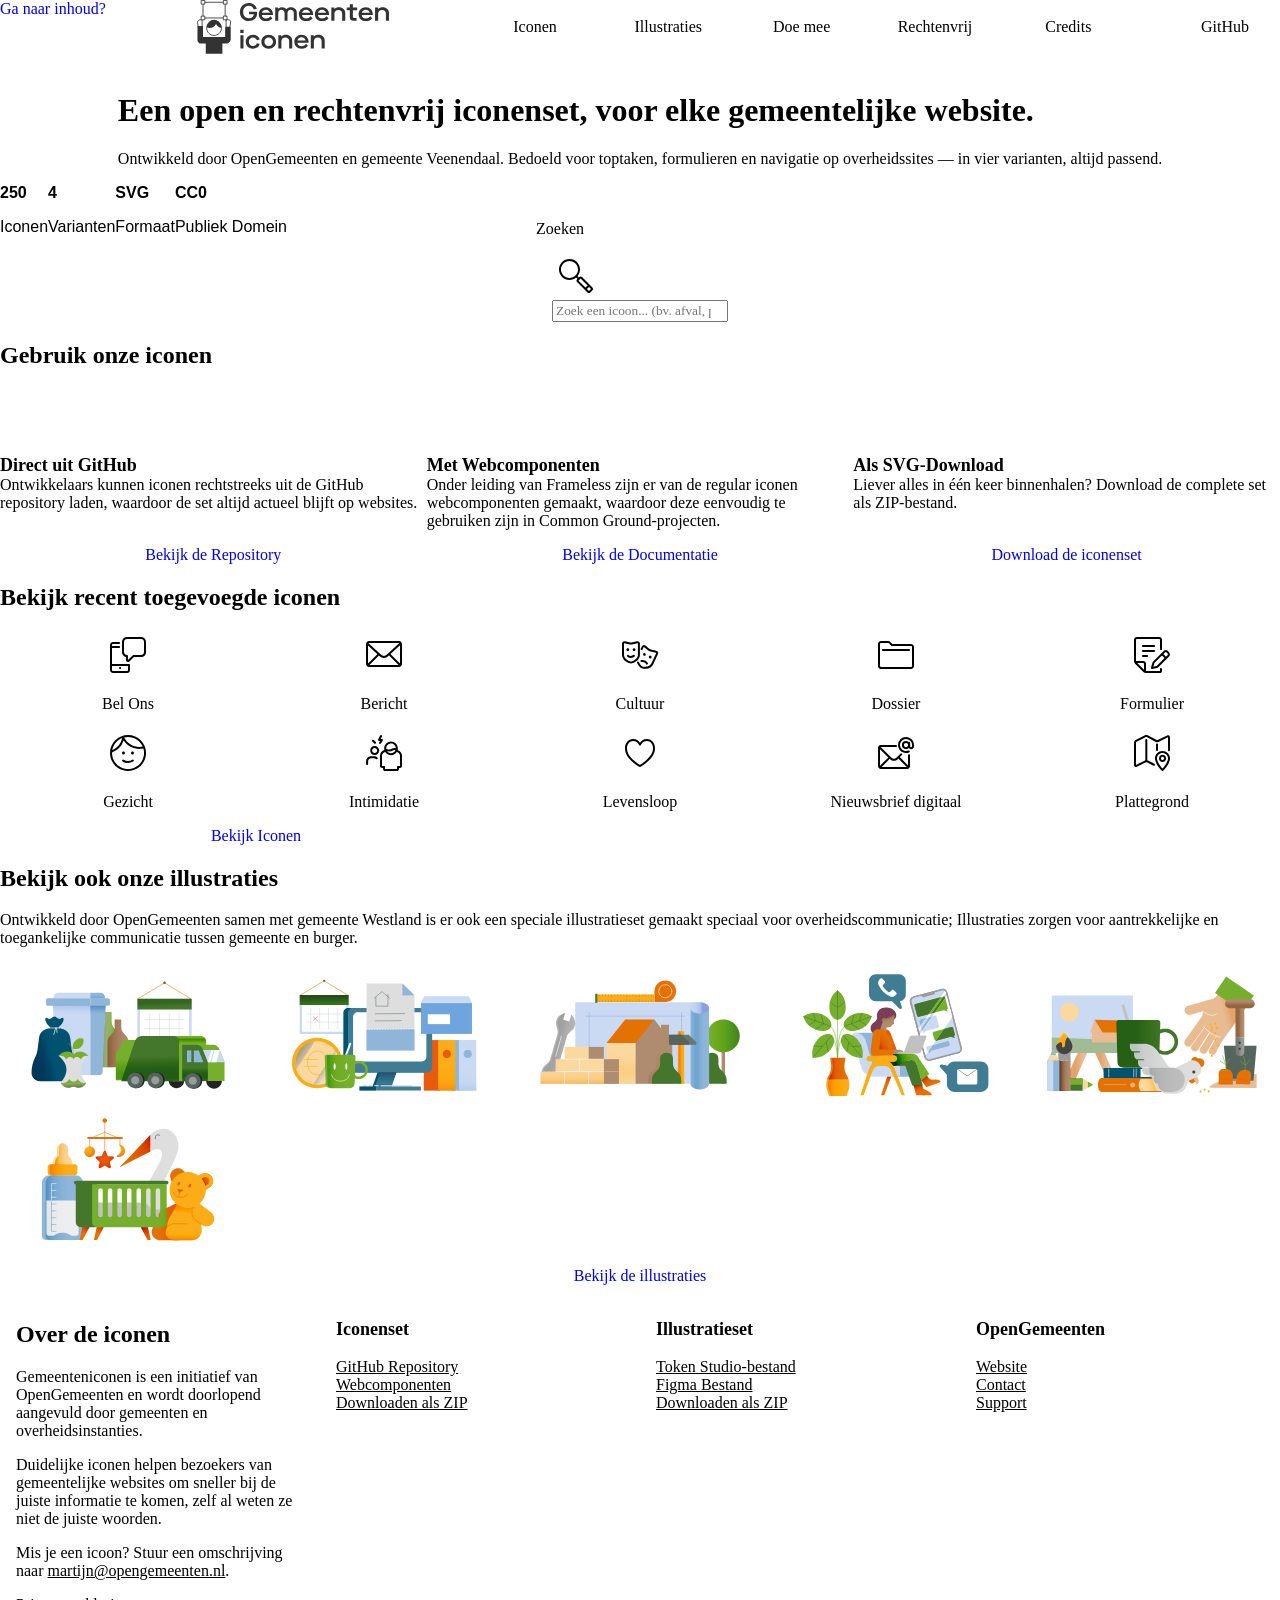
<file: index.html>
<!DOCTYPE html>
<html lang="nl">
    <head>
        <meta charset="UTF-8">

        <meta name="viewport" content="width=device-width, initial-scale=1.0">

        <title>Home | Gemeenteniconen.nl</title>
        <meta name="description" content="Gemeenteniconen.nl - Open en rechtenvrije iconen voor overheidscommunicatie">
        <meta name="author" content="Rowynn Sewkaransing">

        <link rel="stylesheet" href="https://rowynn-eu.github.io/fdnd-gi-look-and-feel-styleguide/styleguide-gemeenteniconen.css?v1">

        <link rel="stylesheet" href="./styles/base--remedy.css">

        <link rel="stylesheet" href="./styles/layout--header.css">
        <link rel="stylesheet" href="./styles/layout--main.css">
        <link rel="stylesheet" href="./styles/layout--footer.css">

        <link rel="stylesheet" href="./styles/page--index.css">

        <link rel="shortcut icon" href="./assets/favicon.png" type="image/x-icon">

        <script src="./scripts/controls--hamburger.js" defer></script>

    </head>
    <body>



        <!-- ************ -->
        <!-- MARK: HEADER -->
        <!-- ************ -->

        <header>
            <a class="skip" href="#main">Ga naar inhoud?</a>

            <a href="./">
                <picture>
                    <source media="(prefers-color-scheme: dark)" srcset="./assets/logo-dark.svg">
                    <img src="./assets/logo-light.svg" alt="Gemeenteniconen.nl home">
                </picture>
            </a>

            <button id="mobileMenu" type="button" class="button button-menu">Menu</button>

            <nav>
                <a href="./iconen.html">Iconen</a>
                <a href="./illustraties.html">Illustraties</a>
                <a href="./doe-mee.html">Doe mee</a>
                <a href="./rechtenvrij.html">Rechtenvrij</a>
                <a href="./credits.html">Credits</a>

                <a class="button button-github" href="https://github.com/OpenGemeenten/Iconenset/" target="_blank" rel="noopener noreferrer">GitHub</a>
            </nav>
        </header>

        <!-- ********** -->
        <!-- MARK: MAIN -->
        <!-- ********** -->

        <main id="main">
            
            <!-- ***************** -->
            <!-- MARK: HERO/SEARCH -->
            <!-- ***************** -->

            <hgroup>
                <h1>
                    Een <span>open en rechtenvrij</span> iconenset, voor elke gemeentelijke website.
                </h1>
                <p>
                    Ontwikkeld door OpenGemeenten en gemeente Veenendaal. 
                    Bedoeld voor toptaken, formulieren en navigatie op 
                    overheidssites — in vier varianten, altijd passend.
                </p>
            </hgroup>

             <div>
                <strong>250</strong>
                <p>Iconen</p>
                <strong>4</strong>
                <p>Varianten</p>
                <strong>SVG</strong>
                <p>Formaat</p>
                <strong>CC0</strong>
                <p>Publiek Domein</p>
             </div>

            <search class="search-style">
                <form action="./iconen.html">
                    <label>
                        <span>Zoeken</span>
                        <svg xmlns="http://www.w3.org/2000/svg" viewBox="0 0 48 48" width="48" height="48">
                        <path d="m40.43 35.48-10.4-10.37a1.983 1.983 0 0 0-2.82 0l-.35.35-1.28-1.28a10.45 10.45 0 0 0 2.42-6.7c0-5.79-4.71-10.5-10.5-10.5S7 11.69 7 17.48s4.71 10.5 10.5 10.5c2.53 0 4.85-.9 6.66-2.39l1.28 1.28-.35.35c-.78.78-.78 2.05 0 2.83l10.4 10.37c.39.39.9.59 1.41.59s1.02-.2 1.41-.59l2.12-2.12a1.983 1.983 0 0 0 0-2.82Zm-22.94-9.49c-4.69 0-8.5-3.81-8.5-8.5s3.81-8.5 8.5-8.5 8.5 3.81 8.5 8.5-3.81 8.5-8.5 8.5Zm11.13.53 6.99 6.96-2.12 2.12-6.99-6.96 2.12-2.12Zm8.28 12.49-2-2 2.12-2.12 2 2-2.12 2.12Z"/>
                        </svg> 
                        <input type="search" spellcheck="true" id="iconenZoeken" name="q" placeholder="Zoek een icoon... (bv. afval, paspoort, parkeren)">
                    </label>
                </form>
            </search>


            <!-- ************* -->
            <!-- MARK: GEBRUIK -->
            <!-- ************* -->

            <section class="three-column">
                <h2>Gebruik onze iconen</h2>

                <article>
                    <h3>Direct uit GitHub</h3>

                    <svg width="98" height="96" viewBox="0 0 98 96" fill="none" xmlns="http://www.w3.org/2000/svg">
                        <g>
                        <path d="M41.4395 69.3848C28.8066 67.8535 19.9062 58.7617 19.9062 46.9902C19.9062 42.2051 21.6289 37.0371 24.5 33.5918C23.2559 30.4336 23.4473 23.7344 24.8828 20.959C28.7109 20.4805 33.8789 22.4902 36.9414 25.2656C40.5781 24.1172 44.4062 23.543 49.0957 23.543C53.7852 23.543 57.6133 24.1172 61.0586 25.1699C64.0254 22.4902 69.2891 20.4805 73.1172 20.959C74.457 23.543 74.6484 30.2422 73.4043 33.4961C76.4668 37.1328 78.0937 42.0137 78.0937 46.9902C78.0937 58.7617 69.1934 67.6621 56.3691 69.2891C59.623 71.3945 61.8242 75.9883 61.8242 81.252L61.8242 91.2051C61.8242 94.0762 64.2168 95.7031 67.0879 94.5547C84.4102 87.9512 98 70.6289 98 49.1914C98 22.1074 75.9883 6.69539e-07 48.9043 4.309e-07C21.8203 1.92261e-07 -1.9479e-07 22.1074 -4.3343e-07 49.1914C-6.20631e-07 70.4375 13.4941 88.0469 31.6777 94.6504C34.2617 95.6074 36.75 93.8848 36.75 91.3008L36.75 83.6445C35.4102 84.2188 33.6875 84.6016 32.1562 84.6016C25.8398 84.6016 22.1074 81.1563 19.4277 74.7441C18.375 72.1602 17.2266 70.6289 15.0254 70.3418C13.877 70.2461 13.4941 69.7676 13.4941 69.1934C13.4941 68.0449 15.4082 67.1836 17.3223 67.1836C20.0977 67.1836 22.4902 68.9063 24.9785 72.4473C26.8926 75.2227 28.9023 76.4668 31.2949 76.4668C33.6875 76.4668 35.2187 75.6055 37.4199 73.4043C39.0469 71.7773 40.291 70.3418 41.4395 69.3848Z"/>
                        </g>
                    </svg>

                    <p>
                        Ontwikkelaars kunnen iconen rechtstreeks uit de GitHub repository laden,
                        waardoor de set altijd actueel blijft op websites.
                    </p>
                    <a class="button accent" href="https://github.com/OpenGemeenten/Iconenset/">Bekijk de Repository</a>
                </article>

                <article>
                    <h3>Met Webcomponenten</h3>
                    <svg width="45" height="48" viewBox="0 0 45 48" fill="none" xmlns="http://www.w3.org/2000/svg">
                        <path d="M0 28.5C0 28.0858 0.335786 27.75 0.75 27.75H18C18.4142 27.75 18.75 28.0858 18.75 28.5V45.75C18.75 46.1642 18.4142 46.5 18 46.5H0.75C0.335787 46.5 0 46.1642 0 45.75V28.5Z" fill="#333333"/>
                        <path d="M45 37.125C45 43.1311 40.1311 48 34.125 48C28.1189 48 23.25 43.1311 23.25 37.125C23.25 31.1189 28.1189 26.25 34.125 26.25C40.1311 26.25 45 31.1189 45 37.125Z" fill="#333333"/>
                        <path d="M21.75 0L35.0651 21.375H8.43486L21.75 0Z"/>
                    </svg>

                    <p>
                        Onder leiding van Frameless zijn er van de regular iconen webcomponenten 
                        gemaakt, waardoor deze eenvoudig te gebruiken zijn in Common Ground-projecten.
                    </p>
                    <a class="button accent" href="https://frameless.github.io/iconset-npm/">Bekijk de Documentatie</a>
                </article>

                <article>
                    <h3>Als SVG-Download</h3>

                    <svg width="23" height="39" viewBox="0 0 23 39" fill="none" xmlns="http://www.w3.org/2000/svg">
                        <path d="M21.0458 36V39H1.04579V36H21.0458ZM12.5458 0V26.3789L19.5311 19.3936C20.1169 18.8078 21.0664 18.8078 21.6522 19.3936C22.238 19.9793 22.238 20.9289 21.6522 21.5146L12.1063 31.0605C11.5205 31.6463 10.571 31.6463 9.98524 31.0605L0.43934 21.5146C-0.146447 20.9289 -0.146447 19.9793 0.43934 19.3936C1.02513 18.8078 1.97465 18.8078 2.56043 19.3936L9.54578 26.3789V0H12.5458Z" />
                    </svg>

                    <p>Liever alles in één keer binnenhalen? Download de complete set als ZIP-bestand.</p>
                    <a class="button accent" href="https://github.com/OpenGemeenten/Iconenset/archive/refs/heads/master.zip">Download de iconenset</a>
                </article>
            </section>

            <!-- ************ -->
            <!-- MARK: RECENT -->
            <!-- ************ -->

            <section>
                <h2>Bekijk recent toegevoegde iconen</h2>
                
                <ul>
                    <li>
                        <svg xmlns="http://www.w3.org/2000/svg" viewBox="0 0 48 48" width="48" height="48">
                            <path d="M25.01,33.03v-.03H8.01v-16h7c.55,0,1-.45,1-1s-.45-1-1-1h-7v-1c0-.55.45-1,1-1h6c.55,0,1-.45,1-1s-.45-1-1-1h-6c-1.65,0-3,1.35-3,3v25c0,1.65,1.35,3,3,3h14.17c1.56,0,2.83-1.27,2.83-2.83v-5.14c0-.55-.45-1-1-1ZM23.17,40h-14.17c-.55,0-1-.45-1-1v-4h16v4.17c0,.46-.37.83-.83.83ZM17.1,37.01v.02c0,.55-.45,1-1,1s-1-.45-1-1,.45-1.01,1-1.01,1,.44,1,.99ZM37.11,6h-14.19c-1.31,0-2.55.51-3.47,1.44s-1.44,2.16-1.44,3.47v10.22c.01,2.37,1.7,4.34,3.93,4.8l.03,3.12c0,.8.49,1.51,1.24,1.82.25.1.51.15.77.15.52,0,1.02-.2,1.4-.57l4.55-4.41h7.19c2.71,0,4.91-2.2,4.91-4.91v-10.22c0-2.71-2.2-4.91-4.91-4.91ZM40.02,21.12c0,1.6-1.31,2.91-2.91,2.91h-7.59c-.26,0-.51.1-.7.28l-4.85,4.71-.04-4.01c0-.55-.45-.99-1-.99-1.6,0-2.91-1.3-2.91-2.91v-10.22c-.01-.78.29-1.51.84-2.06s1.28-.85,2.06-.85h14.19c1.6,0,2.91,1.3,2.91,2.91v10.22Z"/>
                        </svg>
                        <p>Bel Ons</p>
                    </li>

                    <li>
                        <svg xmlns="http://www.w3.org/2000/svg" viewBox="0 0 48 48" width="48" height="48">
                            <path d="M39.03,10H9.03c-1.65,0-3,1.41-3,3.14v19.72c0,1.73,1.35,3.14,3,3.14h30c1.65,0,3-1.41,3-3.14V13.14c0-1.73-1.35-3.14-3-3.14ZM9.03,12h30c.12,0,.23.03.33.08,0,0,0,0-.01,0l-12.63,11.74c-1.62,1.51-3.98,1.51-5.61,0l-12.55-11.67c.14-.09.3-.15.47-.15ZM8.03,32.59V14.39l9.46,8.79c-.06.04-.12.06-.16.11l-9.29,9.29ZM9.44,34l9.29-9.29c.07-.07.1-.15.15-.22l.86.8c1.19,1.1,2.68,1.66,4.17,1.66s2.98-.55,4.17-1.66l1.01-.94c.05.13.12.26.23.36l9.29,9.29H9.44ZM40.03,32.59l-9.29-9.29c-.09-.09-.19-.15-.3-.2l9.59-8.91v18.4Z"/>
                        </svg>
                        <p>Bericht</p>
                    </li>


                    <li>
                        <svg xmlns="http://www.w3.org/2000/svg" viewBox="0 0 48 48" width="48" height="48">
                            <path d="m41.97 23.02-4.71 10.12c-1.81 3.9-5.9 4.66-8.79 4.66-.42 0-.81-.02-1.16-.04a5.148 5.148 0 0 1-3.37-1.57c-.93-.96-2.2-2.5-2.94-4.37a.994.994 0 0 1 .56-1.3.994.994 0 0 1 1.3.56c.63 1.56 1.72 2.88 2.52 3.72.55.57 1.28.91 2.07.96 2.31.16 6.43-.08 8-3.47l4.71-10.13a.371.371 0 0 0-.26-.53l-4.39-.88c-1.4-.28-2.73-.9-3.85-1.79l-3.5-2.79a.35.35 0 0 0-.32-.07c-.07.02-.19.06-.26.21l-1.03 2.23c-.23.5-.83.72-1.33.49-.5-.23-.72-.83-.49-1.33l1.03-2.23c.31-.67.9-1.14 1.61-1.31.71-.17 1.45 0 2.03.45l3.5 2.79a7.12 7.12 0 0 0 3 1.39l4.39.88c.72.14 1.32.6 1.65 1.26.33.65.34 1.41.04 2.08Zm-12.28.99a1.394 1.394 0 1 0-2.53-1.17 1.394 1.394 0 0 0 2.53 1.17Zm5.72 2.66a1.394 1.394 0 1 0-2.53-1.17 1.394 1.394 0 0 0 2.53 1.17Zm-10.19 2.45c-.53.17-.82.73-.65 1.26.17.52.73.81 1.26.65.73-.23 1.81-.06 2.75.43.75.39 1.31.94 1.46 1.44a1.005 1.005 0 0 0 1.25.67c.53-.16.83-.72.67-1.25-.31-1.02-1.2-1.98-2.44-2.63-1.44-.75-3.04-.97-4.29-.57Zm-8.4 3c-.6.23-1.23.34-1.86.34s-1.26-.12-1.86-.34c-2.64-1.02-7.08-3.46-7.08-8.38V12.57c0-.73.33-1.42.91-1.87a2.39 2.39 0 0 1 2.03-.44l4.35 1.05c1.08.26 2.22.26 3.3 0l4.35-1.05a2.39 2.39 0 0 1 2.03.44c.58.45.91 1.14.91 1.87v11.17c0 4.93-4.43 7.37-7.08 8.38Zm5.07-8.39V12.56c0-.16-.09-.25-.14-.3a.367.367 0 0 0-.32-.07l-4.35 1.05c-1.39.34-2.86.34-4.25 0l-4.35-1.05s-.06-.01-.09-.01c-.11 0-.19.05-.23.08-.05.04-.14.14-.14.3v11.17c0 3.73 3.63 5.68 5.8 6.52a3.2 3.2 0 0 0 2.28 0c2.16-.83 5.8-2.79 5.8-6.52Zm-8.71-5.09c0-.77-.62-1.39-1.39-1.39s-1.39.62-1.39 1.39.62 1.39 1.39 1.39 1.39-.62 1.39-1.39Zm4.91-1.4c-.77 0-1.39.62-1.39 1.39s.62 1.39 1.39 1.39 1.39-.62 1.39-1.39-.62-1.39-1.39-1.39Zm-.79 6.88c-.56.52-1.62.81-2.68.77-.85-.04-1.58-.3-1.93-.69a.998.998 0 1 0-1.49 1.33c.71.79 1.92 1.29 3.32 1.36h.34c1.5 0 2.89-.48 3.79-1.3a.997.997 0 1 0-1.35-1.47Z"/>
                        </svg>
                        <p>Cultuur</p>
                    </li>

                    <li>
                        <svg xmlns="http://www.w3.org/2000/svg" viewBox="0 0 48 48" width="48" height="48">
                            <path d="M39,13h-18.59l-2.12-2.12c-.57-.57-1.32-.88-2.12-.88h-7.17c-1.65,0-3,1.35-3,3v21.94c-.02.65.18,1.28.58,1.83.58.79,1.47,1.24,2.45,1.24h29.97c1.65,0,3-1.35,3-3v-19c0-1.65-1.35-3-3-3ZM40,35c0,.55-.45,1-1,1H9.03c-.33,0-.64-.15-.83-.42-.19-.26-.24-.58-.15-.88h-.05V13c0-.55.45-1,1-1h7.17c.27,0,.52.1.71.29l2.71,2.71h19.41c.55,0,1,.45,1,1v19ZM38,19c0,.55-.45,1-1,1H11c-.55,0-1-.45-1-1s.45-1,1-1h26c.55,0,1,.45,1,1Z"/>
                        </svg>
                        <p>Dossier</p>
                    </li>

                    <li>
                        <svg xmlns="http://www.w3.org/2000/svg" viewBox="0 0 48 48" width="48" height="48">
                            <path d="M41.06,21.14l-1.16-1.17c-1.13-1.13-3.1-1.13-4.23,0l-10.49,10.44c-.44.41-.73.94-.85,1.48l-1.34,4.88c-.09.34,0,.7.24.96.19.2.45.31.72.31.08,0,.15,0,.23-.03l4.69-1.08c.55-.13,1.05-.4,1.45-.8l10.75-10.75c1.16-1.17,1.16-3.06,0-4.23ZM28.9,34.71c-.13.13-.3.23-.48.27l-3.05.71.91-3.31c.04-.2.14-.37.3-.53l7.39-7.35,2.57,2.57-7.64,7.64ZM39.65,23.95l-1.69,1.69-2.57-2.57,1.7-1.69c.19-.19.45-.29.7-.29s.51.1.7.29l1.17,1.16c.39.39.39,1.02,0,1.4ZM32.96,36.93c-.55,0-.99.47-.98,1.02l.04,2.05h-14v-7.18c0-1.55-1.26-2.82-2.82-2.82h-7.18V8.8c0-.44.36-.8.8-.8h22.4c.44,0,.8.36.8.8v9.2c0,.55.45,1,1,1s1-.45,1-1v-9.2c0-1.54-1.26-2.8-2.8-2.8H8.82c-1.54,0-2.8,1.26-2.8,2.8v21.61c0,.74.3,1.46.83,1.99l8.84,8.79c.53.53,1.23.81,1.97.81h14.36c.54,0,1.04-.21,1.42-.6.38-.38.58-.89.57-1.43l-.04-2.06c0-.55-.43-1-1.02-.98ZM9.29,32h5.91c.45,0,.82.37.82.82v5.88l-6.73-6.69ZM26.02,21h-11c-.55,0-1-.45-1-1s.45-1,1-1h11c.55,0,1,.45,1,1s-.45,1-1,1ZM27.02,15c0,.55-.45,1-1,1h-11c-.55,0-1-.45-1-1s.45-1,1-1h11c.55,0,1,.45,1,1ZM19.02,24c.55,0,1,.45,1,1s-.45,1-1,1h-4c-.55,0-1-.45-1-1s.45-1,1-1h4Z"/>
                        </svg>
                        <p>Formulier</p>
                    </li>

                    <li>
                        <svg xmlns="http://www.w3.org/2000/svg" viewBox="0 0 48 48" width="48" height="48">
                            <path d="M17.98 23.99c0-.83.67-1.5 1.49-1.5s1.49.67 1.49 1.5-.67 1.5-1.49 1.5-1.49-.67-1.49-1.5Zm10.49-1.56c-.82 0-1.49.67-1.49 1.5s.67 1.5 1.49 1.5 1.49-.67 1.49-1.5-.67-1.5-1.49-1.5Zm13.59 1.55c0 9.94-8.09 18.03-18.03 18.03S6.01 33.92 6.01 23.98 14.1 5.95 24.04 5.95s18.03 8.09 18.03 18.03ZM24.04 7.95c-1.36 0-2.68.19-3.94.51.02.03.04.04.05.07 2.92 5.79 8.75 9.39 15.22 9.39 1.14 0 2.26-.11 3.37-.33-2.47-5.66-8.12-9.64-14.69-9.64ZM8.28 21.15a17.05 17.05 0 0 0 9.93-12.08c-5.11 2.01-8.94 6.55-9.93 12.08Zm31.79 2.83c0-1.56-.24-3.07-.65-4.5-1.32.29-2.68.44-4.05.44-6.4 0-12.24-3.15-15.76-8.37A19.069 19.069 0 0 1 8.05 23.39c0 .2-.03.39-.03.59 0 8.84 7.19 16.03 16.03 16.03s16.03-7.19 16.03-16.03Zm-11.78 6.69c-2.54 1.72-6.03 1.75-8.61.09a.993.993 0 0 0-1.38.3c-.3.46-.17 1.08.3 1.38 1.58 1.02 3.42 1.56 5.31 1.56s3.87-.58 5.49-1.68c.46-.31.58-.93.27-1.39a.999.999 0 0 0-1.39-.27Z"/>
                        </svg>
                        <p>Gezicht</p>
                    </li>

                    <li>
                        <svg xmlns="http://www.w3.org/2000/svg" viewBox="0 0 48 48" width="48" height="48">
                            <path d="M12.34,12.39c-.39-.39-.39-1.02,0-1.41s1.02-.39,1.41,0l2,2c.39.39.39,1.02,0,1.41-.2.2-.45.29-.71.29s-.51-.1-.71-.29l-2-2ZM14.04,27.19h-2.92c-2.76,0-5,2.24-5,5v2.9c0,.55.45,1,1,1s1-.45,1-1v-2.9c0-1.65,1.35-3,3-3h2.92c.75,0,1.47.28,2.02.78.41.37,1.04.34,1.41-.07.37-.41.34-1.04-.07-1.41-.92-.84-2.12-1.3-3.37-1.3ZM19.16,21.49c0,2.48-2.02,4.5-4.5,4.5s-4.5-2.02-4.5-4.5,2.02-4.5,4.5-4.5,4.5,2.02,4.5,4.5ZM17.16,21.49c0-1.38-1.12-2.5-2.5-2.5s-2.5,1.12-2.5,2.5,1.12,2.5,2.5,2.5,2.5-1.12,2.5-2.5ZM20.83,14.56l2-3c.2-.31.22-.7.05-1.03s-.51-.53-.88-.53h-1.38l1.28-2.55c.25-.49.05-1.09-.45-1.34-.5-.25-1.09-.05-1.34.45l-2,4c-.16.31-.14.68.04.97s.5.47.85.47h1.13l-.96,1.45c-.31.46-.18,1.08.28,1.39.17.11.36.17.55.17.32,0,.64-.16.83-.45ZM42,26.92v10.1c0,1.11-.9,2.01-2.01,2.01h-1.01v1.01c0,.54-.2,1.04-.58,1.43-.38.38-.89.59-1.42.59h-11.94c-.54,0-1.04-.21-1.42-.59-.38-.38-.59-.89-.58-1.43v-1.01s-1.01,0-1.01,0c-1.11,0-2.01-.9-2.01-2.01v-10.1c0-2.79,1.79-5.11,4.4-5.81-.14-.55-.23-1.13-.23-1.72,0-3.77,3.07-6.83,6.83-6.83s6.83,3.07,6.83,6.83c0,.45-.05.89-.13,1.32.05.14.08.29.07.45,2.52.75,4.23,3.02,4.23,5.76ZM26.17,19.38c0,.16.03.31.05.46.53.26,1.06.46,1.6.56,1.56.31,3.19,0,4.6-.85,1.09-.66,2.34-.75,3.41-.3-.07-2.61-2.2-4.71-4.82-4.71s-4.83,2.17-4.83,4.83ZM33.45,21.27c-1.36.83-2.9,1.25-4.43,1.25-.53,0-1.06-.05-1.59-.15-.08-.02-.17-.04-.25-.06.88,1.15,2.26,1.91,3.82,1.91,1.97,0,3.67-1.19,4.42-2.89-.55-.44-1.3-.46-1.97-.05ZM40,26.92c0-1.98-1.31-3.59-3.19-3.96-1.2,1.95-3.36,3.26-5.81,3.26s-4.61-1.31-5.82-3.27c0,0,0,0,0,0-1.9.38-3.17,1.97-3.17,3.96v10.1h2.03c.27,0,.52.12.71.3.19.19.29.44.29.71v2.01s11.94,0,11.94,0v-2.02c0-.27.1-.52.29-.71.19-.19.44-.29.71-.29h2.02v-10.11Z"/>
                        </svg>
                        <p>Intimidatie</p>
                    </li>

                    <li>
                        <svg xmlns="http://www.w3.org/2000/svg" viewBox="0 0 48 48" width="48" height="48">
                            <path d="M23.95,37.91c-.45,0-.9-.13-1.28-.4-.04-.02-.07-.05-.1-.08-9.64-6.36-13.57-11.69-13.57-18.4,0-4.33,2.91-8.93,8.31-8.93,3.47,0,5.59,2.1,6.69,3.64,1.09-1.54,3.22-3.64,6.69-3.64,5.4,0,8.31,4.6,8.31,8.93,0,4.65-1.64,10.49-13.8,18.5-.37.26-.81.39-1.25.39ZM23.86,35.89c.09.03.18,0,.22-.03,11.39-7.5,12.92-12.72,12.92-16.84,0-3.36-2.21-6.93-6.31-6.93s-5.69,3.84-5.76,4c-.16.37-.52.61-.92.61s-.77-.24-.93-.61c-.07-.16-1.75-4-5.76-4s-6.31,3.57-6.31,6.93c0,4.37,1.55,9.43,12.79,16.82.02.02.05.03.07.05Z"/>
                        </svg>
                        <p>Levens&shy;loop</p>
                    </li>

                    <li>
                        <svg xmlns="http://www.w3.org/2000/svg" viewBox="0 0 48 48" width="48" height="48">
                            <path d="M37.03 25.18c-.55 0-1 .45-1 1v10.29l-8.25-8.36 2.1-2.06c.39-.39.4-1.02.01-1.41a.987.987 0 0 0-1.41-.01l-4.16 4.09c-1.38 1.33-3.38 1.33-4.76 0L8.54 18.08c.08-.04.17-.07.26-.07h15.18c.55 0 1-.45 1-1s-.45-1-1-1H8.8c-1.52 0-2.76 1.33-2.76 2.96v18.08c0 1.63 1.24 2.96 2.76 2.96h26.47c1.52 0 2.76-1.33 2.76-2.96V26.18c0-.55-.45-1-1-1m-15.1 6.53c1.35 0 2.7-.52 3.78-1.56l.64-.63 8.38 8.49H9.62l8.17-8.21.37.35c1.07 1.04 2.42 1.56 3.77 1.56M8.03 20.37l8.32 8.04-8.32 8.36zM34.04 8.01c-2.13 0-4.14.83-5.65 2.34A7.95 7.95 0 0 0 26.04 16c0 4.41 3.58 8 7.99 8.01h.02c1.07 0 2.12-.21 3.11-.63.51-.21.75-.8.53-1.31a.99.99 0 0 0-1.31-.53c-.74.31-1.52.47-2.33.47h-.01c-1.6 0-3.11-.63-4.24-1.76s-1.75-2.64-1.75-4.25c0-1.6.63-3.11 1.76-4.24a5.998 5.998 0 0 1 10.23 4.26v1.17a.939.939 0 1 1-1.88 0v-3.4c0-.55-.45-1-1-1-.17 0-.31.05-.45.12-.72-.62-1.64-1-2.66-1a4.11 4.11 0 1 0 0 8.22c1.07 0 2.05-.42 2.78-1.1.54.67 1.35 1.1 2.28 1.1 1.62 0 2.94-1.32 2.94-2.94v-1.17c0-4.41-3.58-8-7.99-8.01Zm-.01 10.12c-1.16 0-2.11-.95-2.11-2.11s.95-2.11 2.11-2.11 2.11.95 2.11 2.11-.95 2.11-2.11 2.11"/>
                        </svg>
                        <p>Nieuws&shy;brief digitaal</p>
                    </li>
                    <li>
                        <svg xmlns="http://www.w3.org/2000/svg" viewBox="0 0 48 48" width="48" height="48">
                            <path d="M34.53,25.86c-1.98,0-3.6,1.6-3.6,3.57s1.62,3.57,3.6,3.57,3.6-1.6,3.6-3.57-1.62-3.57-3.6-3.57ZM34.53,31c-.88,0-1.6-.71-1.6-1.57s.72-1.57,1.6-1.57,1.6.71,1.6,1.57-.72,1.57-1.6,1.57ZM34.5,22c-4.14,0-7.5,3.29-7.5,7.34,0,5.74,6.53,12.11,6.81,12.38.19.19.44.28.69.28s.5-.09.69-.28c.28-.27,6.81-6.64,6.81-12.38,0-4.05-3.36-7.34-7.5-7.34ZM34.5,39.56c-1.62-1.74-5.5-6.33-5.5-10.22,0-2.95,2.47-5.34,5.5-5.34s5.5,2.4,5.5,5.34c0,3.89-3.88,8.48-5.5,10.22ZM42,8.3v12.84c0,.55-.45,1-1,1s-1-.45-1-1v-12.84l-9.54,4.59c-.82.42-1.83.42-2.68-.01l-8.59-4.68c-.53-.27-1.19-.27-1.75.01l-8.89,4.56c-.34.18-.56.55-.56.95v22.26l8.54-4.35c.26-.13.53-.23.81-.3,0-.02-.01-.04-.01-.06V11.04c0-.55.45-1,1-1s1,.45,1,1v20.22s-.01.04-.01.06c.28.07.55.17.81.3l6.3,3.24c.49.25.68.86.43,1.35-.25.49-.85.69-1.35.43l-6.3-3.24c-.55-.29-1.22-.29-1.77,0l-8.55,4.38c-.29.15-.6.22-.9.22-.36,0-.71-.1-1.03-.29-.61-.37-.97-1.02-.97-1.73V13.72c0-1.16.63-2.2,1.65-2.72l8.89-4.56c1.12-.58,2.47-.58,3.59,0l8.59,4.68c.26.13.58.13.85-.01l9.55-4.62c.6-.31,1.32-.28,1.92.08.61.37.97,1.02.97,1.74ZM29.01,22.07c-.55,0-1-.45-1-1v-5.52c0-.55.45-1,1-1s1,.45,1,1v5.52c0,.55-.45,1-1,1Z"/>
                        </svg>
                        <p>Platte&shy;grond</p>
                    </li>

                    <li><a class="button accent" href="./iconen.html">Bekijk Iconen</a></li>
                </ul>
            </section>

            <!-- ****************** -->
            <!-- MARK: ILLUSTRATIES -->
            <!-- ****************** -->

            <section>
                <h2>Bekijk ook onze illustraties</h2>
                <p>
                    Ontwikkeld door OpenGemeenten samen met gemeente Westland is er ook een speciale illustratieset 
                    gemaakt speciaal voor overheidscommunicatie; Illustraties zorgen voor aantrekkelijke en toegankelijke communicatie tussen gemeente en burger.
                </p>
                <div>
                    <img src="./illustraties/afval.svg" alt="Dit zijn zes voorbeelden van illustraties in een kleurrijke stijl over verschillende themas." width="256" height="145">
                    <img src="./illustraties/belasting.svg" alt="" width="256" height="145">
                    <img src="./illustraties/bouwen.svg" alt="" width="256" height="145">
                    <img src="./illustraties/contact.svg" alt="" width="256" height="145">
                    <img src="./illustraties/dagbesteding.svg" alt="" width="256" height="145">
                    <img src="./illustraties/geboorte.svg" alt="" width="256" height="145">
                </div>
                <a class="button accent" href="./illustraties.html">Bekijk de illustraties</a>
            </section>


        </main>

        <!-- ************ -->
        <!-- MARK: FOOTER -->
        <!-- ************ -->

         <footer>
            <section>
                <h2>Over de iconen</h2>

                <p>
                    Gemeenteniconen is een initiatief van OpenGemeenten en 
                    wordt doorlopend aangevuld door gemeenten en overheidsinstanties.
                </p>

                <p>
                    Duidelijke iconen helpen bezoekers van gemeentelijke websites om 
                    sneller bij de juiste informatie te komen, zelf al weten ze niet 
                    de juiste woorden.
                </p>

                <p>
                    Mis je een icoon? Stuur een omschrijving naar 
                    <a href="mailto:martijn@opengemeenten.nl">martijn@opengemeenten.nl</a>.
                </p>
                
                <p><a href="./privacy.html">Privacyverklaring</a></p>
            </section>

            <section>
                <h3>Iconenset</h3>

                <ul>
                    <li><a href="https://github.com/OpenGemeenten/Iconenset/" target="_blank" rel="noopener noreferrer">GitHub Repository</a></li>
                    <li><a href="https://frameless.github.io/iconset-npm/" target="_blank" rel="noopener noreferrer">Webcomponenten</a></li>
                    <li><a href="https://github.com/OpenGemeenten/Iconenset/archive/refs/heads/master.zip" target="_blank" rel="noopener noreferrer">Downloaden als ZIP</a></li>
                </ul>
            </section>
            
            <section>
                <h3>Illustratieset</h3>

                <ul>
                    <li><a href="https://github.com/OpenGemeenten/figma-tokens/blob/main/illustrationset.json" target="_blank" rel="noopener noreferrer">Token Studio-bestand</a></li>
                    <li><a href="https://www.figma.com/community/file/1446166755200300993/opengemeenten-illustratieset" target="_blank" rel="noopener noreferrer">Figma Bestand</a></li>
                    <li><a href="https://www.gemeenteniconen.nl/downloads/OG_Illustratieset_v1.zip" target="_blank" rel="noopener noreferrer">Downloaden als ZIP</a></li>
                </ul>
            </section>

            <section>
                <h3>OpenGemeenten</h3>

                <ul>
                    <li><a href="https://www.opengemeenten.nl/" target="_blank" rel="noopener noreferrer">Website</a></li>
                    <li><a href="https://opengemeenten.nl/contact" target="_blank" rel="noopener noreferrer">Contact</a></li>
                    <li><a href="https://www.opengemeenten.nl/support/" target="_blank" rel="noopener noreferrer">Support</a></li>
                </ul>
            </section>
        </footer>
    </body>
</html>
</file>
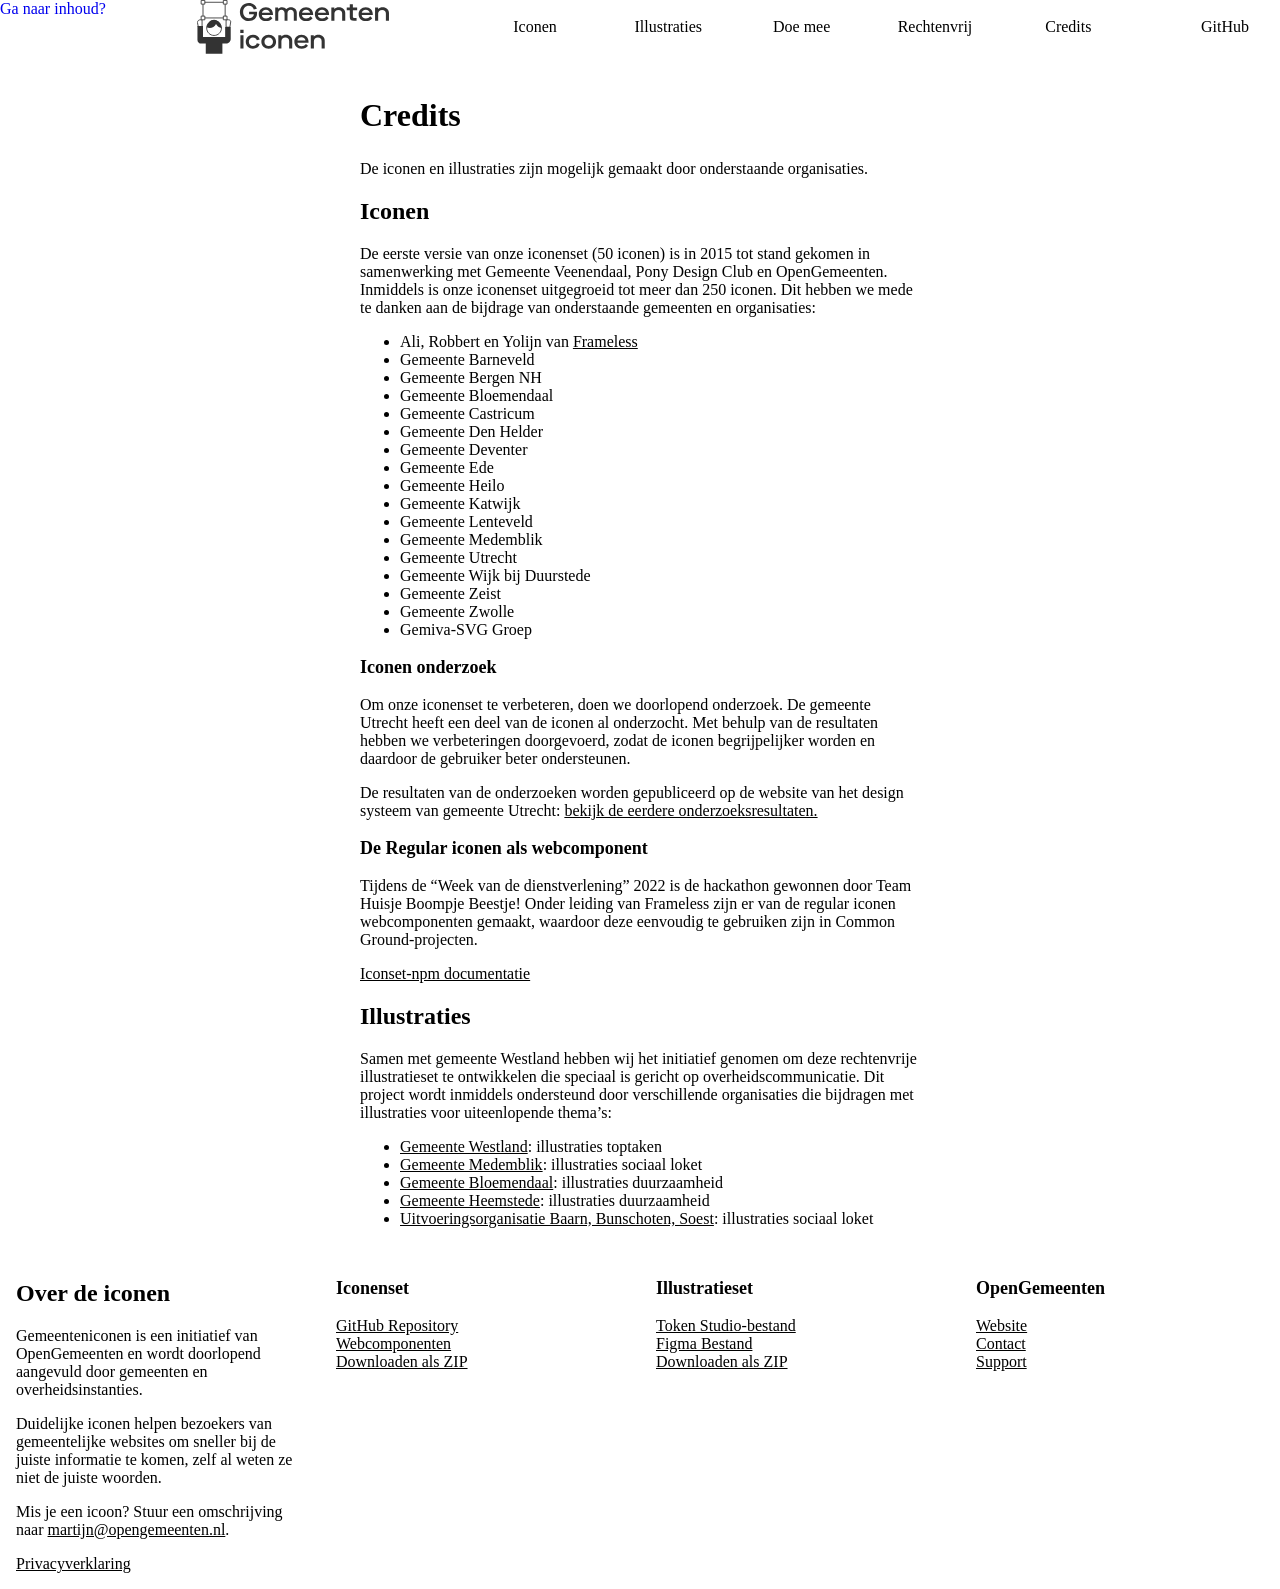
<file: credits.html>
<!DOCTYPE html>
<html lang="nl">
    <head>
        <meta charset="UTF-8">

        <meta name="viewport" content="width=device-width, initial-scale=1.0">

        <title>Credits | Gemeenteniconen.nl</title>
        <meta name="description" content="Gemeenteniconen.nl - Open en rechtenvrije iconen voor overheidscommunicatie">
        <meta name="author" content="Rowynn Sewkaransing">

        <link rel="stylesheet" href="https://rowynn-eu.github.io/fdnd-gi-look-and-feel-styleguide/styleguide-gemeenteniconen.css?v1">

        <link rel="stylesheet" href="./styles/base--remedy.css">

        <link rel="stylesheet" href="./styles/layout--header.css">
        <link rel="stylesheet" href="./styles/layout--main.css">
        <link rel="stylesheet" href="./styles/layout--footer.css">

        <link rel="stylesheet" href="./styles/page--longform.css">

        <link rel="shortcut icon" href="./assets/favicon.png" type="image/x-icon">

        <script src="./scripts/controls--hamburger.js" defer></script>

    </head>
    <body>



        <!-- ************ -->
        <!-- MARK: HEADER -->
        <!-- ************ -->

        <header>
            <a class="skip" href="#main">Ga naar inhoud?</a>

            <a href="./">
                <picture>
                    <source media="(prefers-color-scheme: dark)" srcset="./assets/logo-dark.svg">
                    <img src="./assets/logo-light.svg" alt="Gemeenteniconen.nl home">
                </picture>
            </a>
            
            <button id="mobileMenu" type="button" class="button button-menu">Menu</button>

            <nav>
                <a href="./iconen.html">Iconen</a>
                <a href="./illustraties.html">Illustraties</a>
                <a href="./doe-mee.html">Doe mee</a>
                <a href="./rechtenvrij.html">Rechtenvrij</a>
                <a href="./credits.html">Credits</a>

                <a class="button button-github" href="https://github.com/OpenGemeenten/Iconenset/" target="_blank" rel="noopener noreferrer">GitHub</a>
            </nav>
        </header>

        <!-- ********** -->
        <!-- MARK: MAIN -->
        <!-- ********** -->

        <main id="main">
            <article>
                <hgroup>
                    <h1>Credits</h1>
                    <p>
                        De iconen en illustraties zijn mogelijk gemaakt door onderstaande organisaties.
                    </p>
                </hgroup>

                <section>
                    <h2>Iconen</h2>
                    <p>
                        De eerste versie van onze iconenset (50 iconen) is in 2015 tot stand gekomen in samenwerking met Gemeente Veenendaal,
                        Pony Design Club en OpenGemeenten. Inmiddels is onze iconenset uitgegroeid tot meer dan 250 iconen.
                        Dit hebben we mede te danken aan de bijdrage van onderstaande gemeenten en organisaties:
                    </p>

                    <ul>
                        <li>Ali, Robbert en Yolijn van <a href="https://frameless.io/" target="_blank" rel="noopener noreferrer">Frameless</a></li>
                        <li>Gemeente Barneveld</li>
                        <li>Gemeente Bergen NH</li>
                        <li>Gemeente Bloemendaal</li>
                        <li>Gemeente Castricum</li>
                        <li>Gemeente Den Helder</li>
                        <li>Gemeente Deventer</li>
                        <li>Gemeente Ede</li>
                        <li>Gemeente Heilo</li>
                        <li>Gemeente Katwijk</li>
                        <li>Gemeente Lenteveld</li>
                        <li>Gemeente Medemblik</li>
                        <li>Gemeente Utrecht</li>
                        <li>Gemeente Wijk bij Duurstede</li>
                        <li>Gemeente Zeist</li>
                        <li>Gemeente Zwolle</li>
                        <li>Gemiva-SVG Groep</li>
                    </ul>
                    <section>
                        <h3>Iconen onderzoek</h3>
                        <p>
                            Om onze iconenset te verbeteren, doen we doorlopend onderzoek. De gemeente Utrecht heeft een deel van de iconen al onderzocht.
                            Met behulp van de resultaten hebben we verbeteringen doorgevoerd, zodat de iconen begrijpelijker worden en daardoor de gebruiker beter ondersteunen.
                        </p>
                        <p>
                            De resultaten van de onderzoeken worden gepubliceerd op de website van het design systeem van gemeente Utrecht:
                            <a href="https://nl-design-system.github.io/utrecht/docs/tmp/gebruikersonderzoek/research_0012/" target="_blank" rel="noopener noreferrer">bekijk de eerdere onderzoeksresultaten.</a>
                        </p>
                    </section>
                    
                    <section>
                        <h3>De Regular iconen als webcomponent</h3>
                        <p>
                            Tijdens de “Week van de dienstverlening” 2022 is de hackathon gewonnen door Team Huisje Boompje Beestje!
                            Onder leiding van Frameless zijn er van de regular iconen webcomponenten gemaakt, waardoor deze eenvoudig
                            te gebruiken zijn in Common Ground-projecten.
                        </p>
                        <p><a href="https://frameless.github.io/iconset-npm/" target="_blank" rel="noopener noreferrer">Iconset-npm documentatie</a></p>
                    </section>
                </section>

                <section>
                    <h2>Illustraties</h2>
                    <p>
                        Samen met gemeente Westland hebben wij het initiatief genomen om deze rechtenvrije illustratieset te ontwikkelen die speciaal
                        is gericht op overheidscommunicatie. Dit project wordt inmiddels ondersteund door verschillende organisaties die bijdragen met
                        illustraties voor uiteenlopende thema’s:
                    </p>

                    <ul>
                        <li><a href="https://www.gemeentewestland.nl/" target="_blank" rel="noopener noreferrer">Gemeente Westland</a>: illustraties toptaken</li>
                        <li><a href="https://sociaalloket.medemblik.nl/" target="_blank" rel="noopener noreferrer">Gemeente Medemblik</a>: illustraties sociaal loket</li>
                        <li><a href="https://www.bloemendaalzetstappen.nl/" target="_blank" rel="noopener noreferrer">Gemeente Bloemendaal</a>: illustraties duurzaamheid</li>
                        <li><a href="https://www.heemstededuurzaam.nl/" target="_blank" rel="noopener noreferrer">Gemeente Heemstede</a>: illustraties duurzaamheid</li>
                        <li><a href="https://www.bbsuo.nl/" target="_blank" rel="noopener noreferrer">Uitvoeringsorganisatie Baarn, Bunschoten, Soest</a>: illustraties sociaal loket</li>
                    </ul>
                </section>
            </article>
        </main>


        <!-- ************ -->
        <!-- MARK: FOOTER -->
        <!-- ************ -->

         <footer>
            <section>
                <h2>Over de iconen</h2>

                <p>
                    Gemeenteniconen is een initiatief van OpenGemeenten en 
                    wordt doorlopend aangevuld door gemeenten en overheidsinstanties.
                </p>

                <p>
                    Duidelijke iconen helpen bezoekers van gemeentelijke websites om 
                    sneller bij de juiste informatie te komen, zelf al weten ze niet 
                    de juiste woorden.
                </p>

                <p>
                    Mis je een icoon? Stuur een omschrijving naar 
                    <a href="mailto:martijn@opengemeenten.nl">martijn@opengemeenten.nl</a>.
                </p>
                
                <p><a href="./privacy.html">Privacyverklaring</a></p>
            </section>

            <section>
                <h3>Iconenset</h3>

                <ul>
                    <li><a href="https://github.com/OpenGemeenten/Iconenset/" target="_blank" rel="noopener noreferrer">GitHub Repository</a></li>
                    <li><a href="https://frameless.github.io/iconset-npm/" target="_blank" rel="noopener noreferrer">Webcomponenten</a></li>
                    <li><a href="https://github.com/OpenGemeenten/Iconenset/archive/refs/heads/master.zip" target="_blank" rel="noopener noreferrer">Downloaden als ZIP</a></li>
                </ul>
            </section>
            
            <section>
                <h3>Illustratieset</h3>

                <ul>
                    <li><a href="https://github.com/OpenGemeenten/figma-tokens/blob/main/illustrationset.json" target="_blank" rel="noopener noreferrer">Token Studio-bestand</a></li>
                    <li><a href="https://www.figma.com/community/file/1446166755200300993/opengemeenten-illustratieset" target="_blank" rel="noopener noreferrer">Figma Bestand</a></li>
                    <li><a href="https://www.gemeenteniconen.nl/downloads/OG_Illustratieset_v1.zip" target="_blank" rel="noopener noreferrer">Downloaden als ZIP</a></li>
                </ul>
            </section>

            <section>
                <h3>OpenGemeenten</h3>

                <ul>
                    <li><a href="https://www.opengemeenten.nl/" target="_blank" rel="noopener noreferrer">Website</a></li>
                    <li><a href="https://opengemeenten.nl/contact" target="_blank" rel="noopener noreferrer">Contact</a></li>
                    <li><a href="https://www.opengemeenten.nl/support/" target="_blank" rel="noopener noreferrer">Support</a></li>
                </ul>
            </section>
        </footer>
    </body>
</html>
</file>
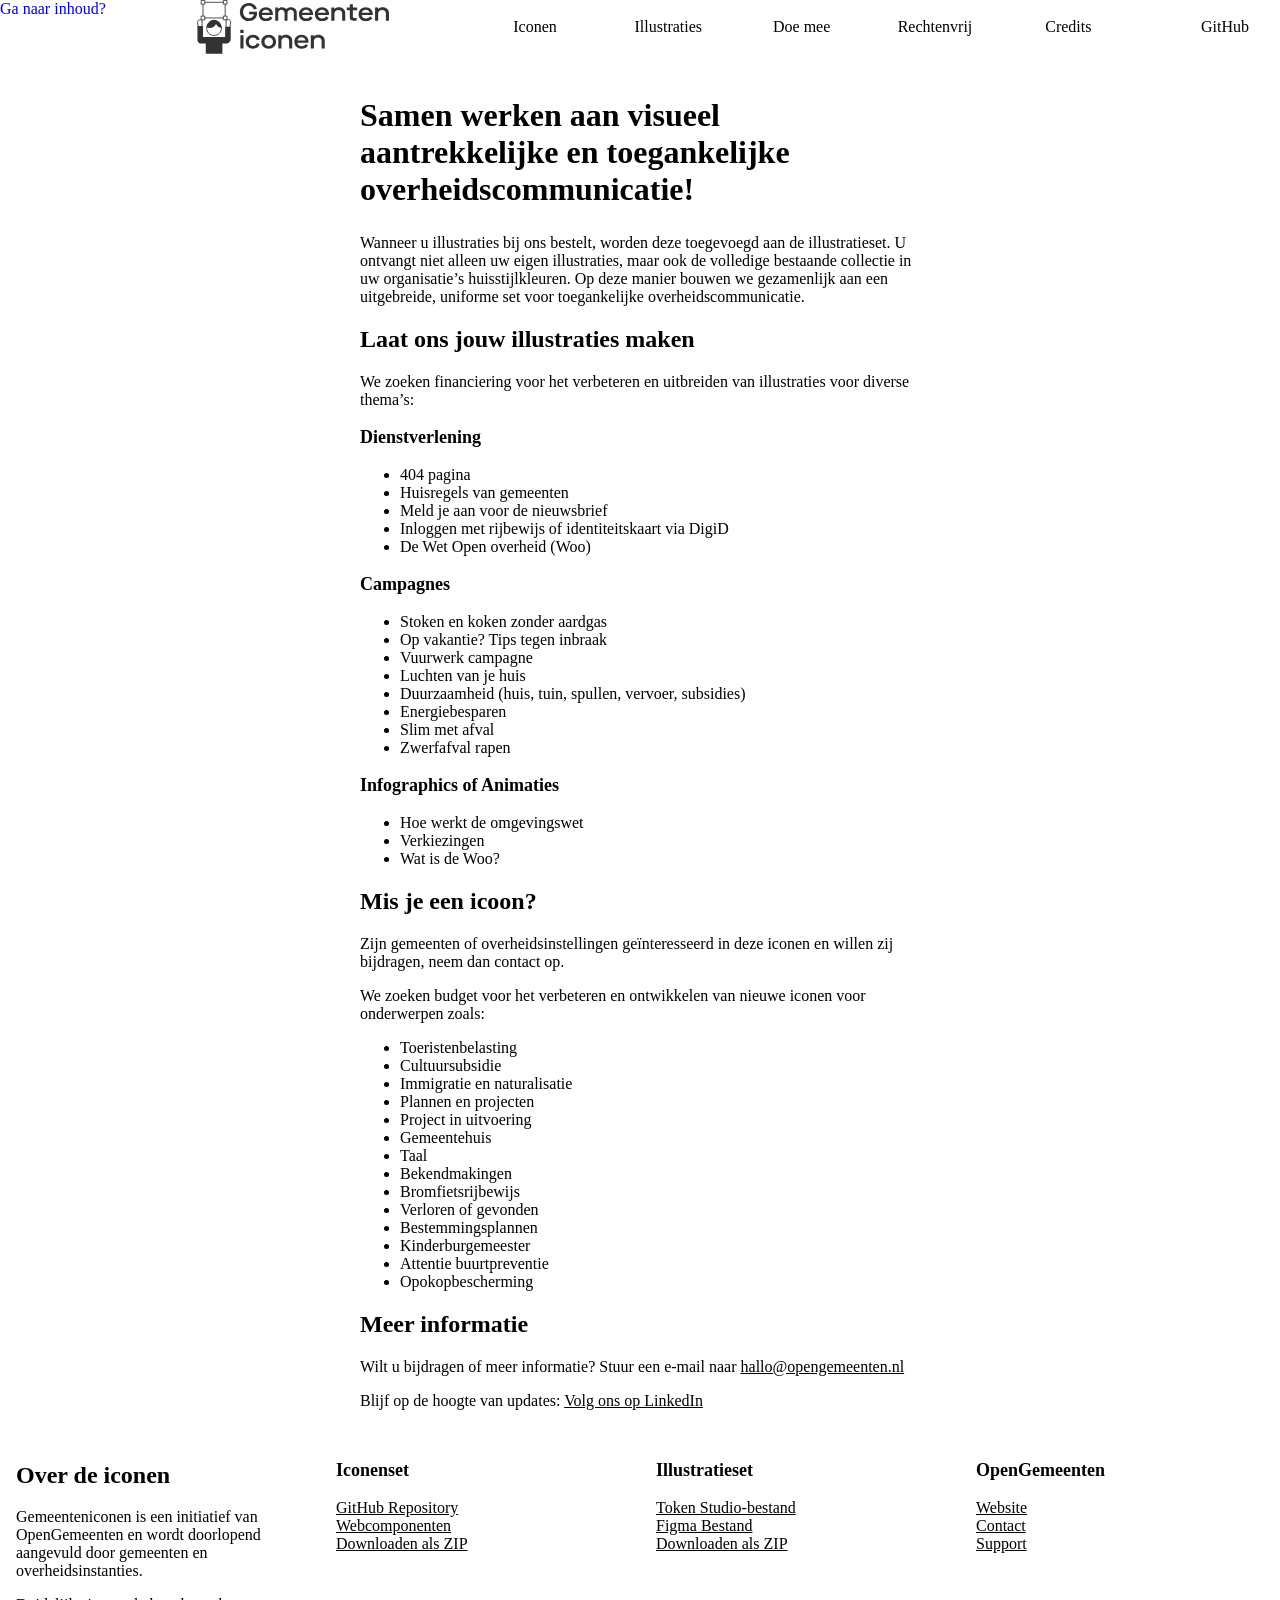
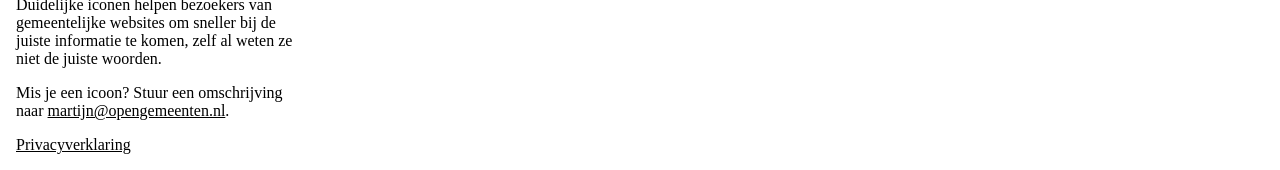
<file: doe-mee.html>
<!DOCTYPE html>
<html lang="nl">
    <head>
        <meta charset="UTF-8">

        <meta name="viewport" content="width=device-width, initial-scale=1.0">

        <title>Doe Mee | Gemeenteniconen.nl</title>
        <meta name="description" content="Gemeenteniconen.nl - Open en rechtenvrije iconen voor overheidscommunicatie">
        <meta name="author" content="Rowynn Sewkaransing">

        <link rel="stylesheet" href="https://rowynn-eu.github.io/fdnd-gi-look-and-feel-styleguide/styleguide-gemeenteniconen.css?v1">

        <link rel="stylesheet" href="./styles/base--remedy.css">

        <link rel="stylesheet" href="./styles/layout--header.css">
        <link rel="stylesheet" href="./styles/layout--main.css">
        <link rel="stylesheet" href="./styles/layout--footer.css">

        <link rel="stylesheet" href="./styles/page--longform.css">

        <link rel="shortcut icon" href="./assets/favicon.png" type="image/x-icon">

        <script src="./scripts/controls--hamburger.js" defer></script>

    </head>
    <body>



        <!-- ************ -->
        <!-- MARK: HEADER -->
        <!-- ************ -->

        <header>
            <a class="skip" href="#main">Ga naar inhoud?</a>

            <a href="./">
                <picture>
                    <source media="(prefers-color-scheme: dark)" srcset="./assets/logo-dark.svg">
                    <img src="./assets/logo-light.svg" alt="Gemeenteniconen.nl home">
                </picture>
            </a>
            
            <button id="mobileMenu" type="button" class="button button-menu">Menu</button>

            <nav>
                <a href="./iconen.html">Iconen</a>
                <a href="./illustraties.html">Illustraties</a>
                <a href="./doe-mee.html">Doe mee</a>
                <a href="./rechtenvrij.html">Rechtenvrij</a>
                <a href="./credits.html">Credits</a>

                <a class="button button-github" href="https://github.com/OpenGemeenten/Iconenset/" target="_blank" rel="noopener noreferrer">GitHub</a>
            </nav>
        </header>

        <!-- ********** -->
        <!-- MARK: MAIN -->
        <!-- ********** -->

        <main id="main">
            <article>
                <hgroup>
                    <h1>Samen werken aan visueel aantrekkelijke en toegankelijke overheidscommunicatie!</h1>
                    <p>
                        Wanneer u illustraties bij ons bestelt, worden deze toegevoegd aan de illustratieset.
                        U ontvangt niet alleen uw eigen illustraties, maar ook de volledige bestaande collectie in uw organisatie’s huisstijlkleuren.
                        Op deze manier bouwen we gezamenlijk aan een uitgebreide, uniforme set voor toegankelijke overheidscommunicatie.
                    </p>
                </hgroup>

                <section>
                    <h2>Laat ons jouw illustraties maken</h2>
                    <p>
                        We zoeken financiering voor het verbeteren en uitbreiden van illustraties voor diverse thema’s:
                    </p>

                    <section>
                        <h3>Dienstverlening</h3>
                        <ul>
                            <li>404 pagina</li>
                            <li>Huisregels van gemeenten</li>
                            <li>Meld je aan voor de nieuwsbrief</li>
                            <li>Inloggen met rijbewijs of identiteitskaart via DigiD</li>
                            <li>De Wet Open overheid (Woo)</li>
                        </ul>
                    </section>

                    <section>
                        <h3>Campagnes</h3>
                        <ul>
                            <li>Stoken en koken zonder aardgas</li>
                            <li>Op vakantie? Tips tegen inbraak</li>
                            <li>Vuurwerk campagne</li>
                            <li>Luchten van je huis</li>
                            <li>Duurzaamheid (huis, tuin, spullen, vervoer, subsidies)</li>
                            <li>Energiebesparen</li>
                            <li>Slim met afval</li>
                            <li>Zwerfafval rapen</li>
                        </ul>
                    </section>

                    <section>
                        <h3>Infographics of Animaties</h3>
                        <ul>
                            <li>Hoe werkt de omgevingswet</li>
                            <li>Verkiezingen</li>
                            <li>Wat is de Woo?</li>
                        </ul>
                    </section>
                </section>

                <section>
                    <h2>Mis je een icoon?</h2>
                    <p>
                        Zijn gemeenten of overheidsinstellingen geïnteresseerd in deze iconen en willen zij bijdragen, neem dan contact op.
                    </p>
                    <p>
                        We zoeken budget voor het verbeteren en ontwikkelen van nieuwe iconen voor onderwerpen zoals:
                    </p>
                    <ul>
                        <li>Toeristenbelasting</li>
                        <li>Cultuursubsidie</li>
                        <li>Immigratie en naturalisatie</li>
                        <li>Plannen en projecten</li>
                        <li>Project in uitvoering</li>
                        <li>Gemeentehuis</li>
                        <li>Taal</li>
                        <li>Bekendmakingen</li>
                        <li>Bromfietsrijbewijs</li>
                        <li>Verloren of gevonden</li>
                        <li>Bestemmingsplannen</li>
                        <li>Kinderburgemeester</li>
                        <li>Attentie buurtpreventie</li>
                        <li>Opokopbescherming</li>
                    </ul>
                </section>

                <section>
                    <h2>Meer informatie</h2>
                    <p>
                        Wilt u bijdragen of meer informatie? Stuur een e-mail naar <a href="mailto:hallo@opengemeenten.nl">hallo@opengemeenten.nl</a>
                    </p>
                    <p>
                        Blijf op de hoogte van updates: <a href="https://www.linkedin.com/company/35456243/" target="_blank" rel="noopener noreferrer">Volg ons op LinkedIn</a>
                    </p>
                </section>
            </article>
        </main>

        <!-- ************ -->
        <!-- MARK: FOOTER -->
        <!-- ************ -->

         <footer>
            <section>
                <h2>Over de iconen</h2>

                <p>
                    Gemeenteniconen is een initiatief van OpenGemeenten en 
                    wordt doorlopend aangevuld door gemeenten en overheidsinstanties.
                </p>

                <p>
                    Duidelijke iconen helpen bezoekers van gemeentelijke websites om 
                    sneller bij de juiste informatie te komen, zelf al weten ze niet 
                    de juiste woorden.
                </p>

                <p>
                    Mis je een icoon? Stuur een omschrijving naar 
                    <a href="mailto:martijn@opengemeenten.nl">martijn@opengemeenten.nl</a>.
                </p>
                
                <p><a href="./privacy.html">Privacyverklaring</a></p>
            </section>

            <section>
                <h3>Iconenset</h3>

                <ul>
                    <li><a href="https://github.com/OpenGemeenten/Iconenset/" target="_blank" rel="noopener noreferrer">GitHub Repository</a></li>
                    <li><a href="https://frameless.github.io/iconset-npm/" target="_blank" rel="noopener noreferrer">Webcomponenten</a></li>
                    <li><a href="https://github.com/OpenGemeenten/Iconenset/archive/refs/heads/master.zip" target="_blank" rel="noopener noreferrer">Downloaden als ZIP</a></li>
                </ul>
            </section>
            
            <section>
                <h3>Illustratieset</h3>

                <ul>
                    <li><a href="https://github.com/OpenGemeenten/figma-tokens/blob/main/illustrationset.json" target="_blank" rel="noopener noreferrer">Token Studio-bestand</a></li>
                    <li><a href="https://www.figma.com/community/file/1446166755200300993/opengemeenten-illustratieset" target="_blank" rel="noopener noreferrer">Figma Bestand</a></li>
                    <li><a href="https://www.gemeenteniconen.nl/downloads/OG_Illustratieset_v1.zip" target="_blank" rel="noopener noreferrer">Downloaden als ZIP</a></li>
                </ul>
            </section>

            <section>
                <h3>OpenGemeenten</h3>

                <ul>
                    <li><a href="https://www.opengemeenten.nl/" target="_blank" rel="noopener noreferrer">Website</a></li>
                    <li><a href="https://opengemeenten.nl/contact" target="_blank" rel="noopener noreferrer">Contact</a></li>
                    <li><a href="https://www.opengemeenten.nl/support/" target="_blank" rel="noopener noreferrer">Support</a></li>
                </ul>
            </section>
        </footer>
    </body>
</html>
</file>
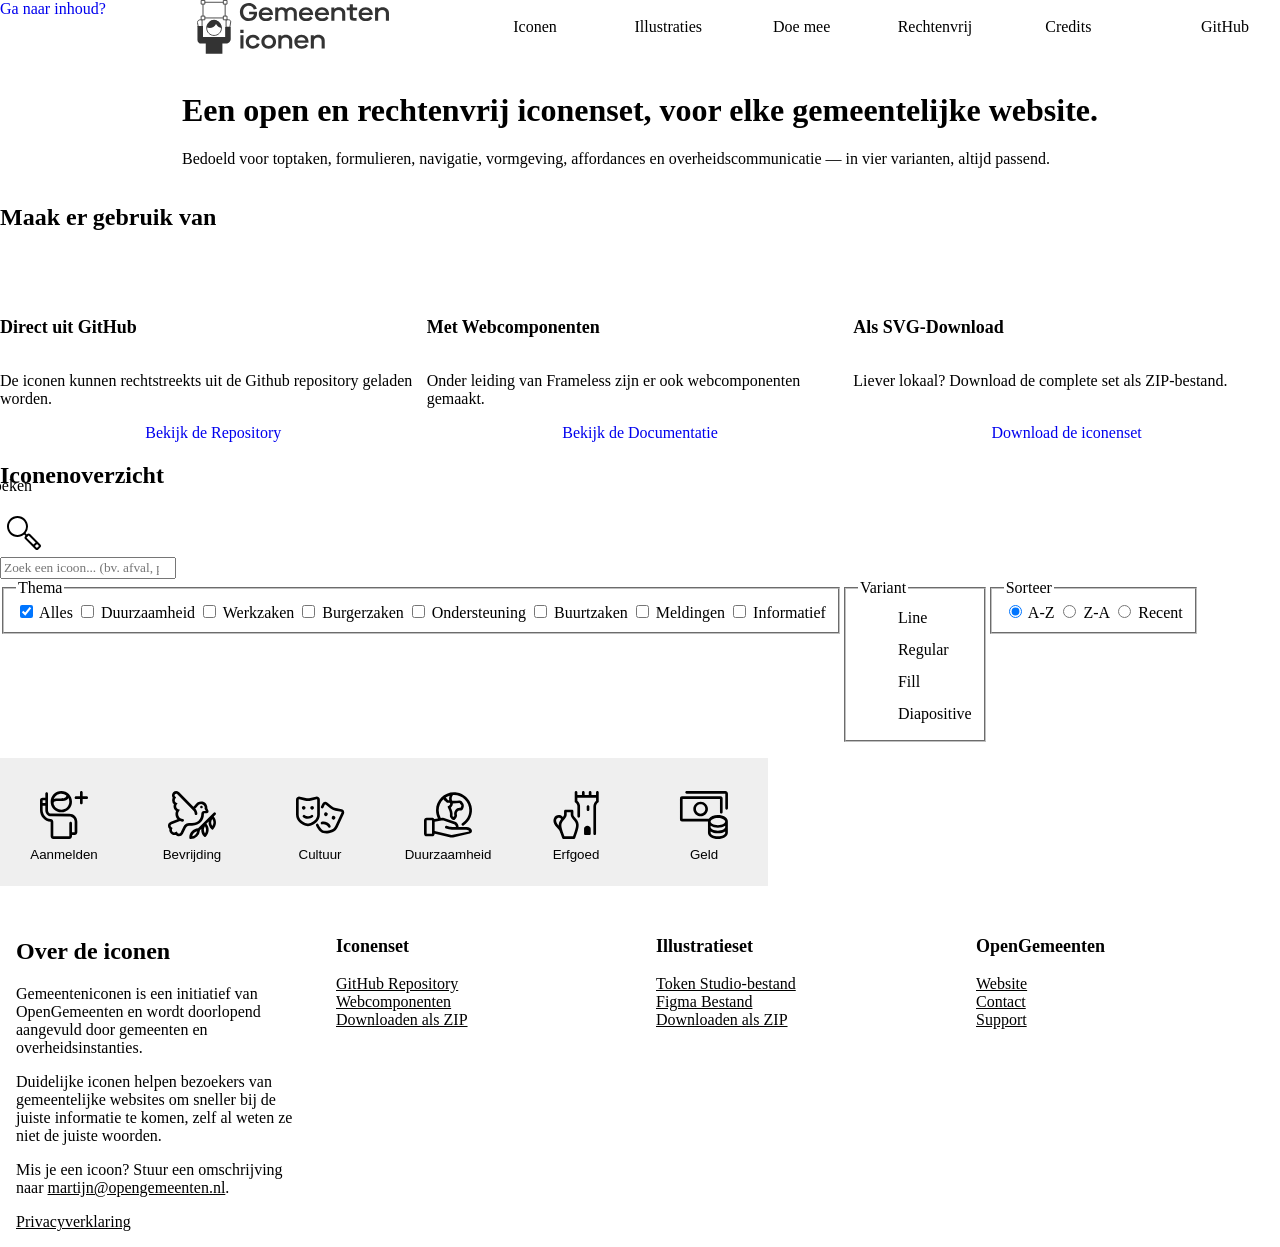
<file: iconen.html>
<!DOCTYPE html>
<html lang="nl">
    <head>
        <meta charset="UTF-8">

        <meta name="viewport" content="width=device-width, initial-scale=1.0">

        <title>Iconen | Gemeenteniconen.nl</title>
        <meta name="description" content="Gemeenteniconen.nl - Open en rechtenvrije iconen voor overheidscommunicatie">
        <meta name="author" content="Rowynn Sewkaransing">

        <link rel="stylesheet" href="https://rowynn-eu.github.io/fdnd-gi-look-and-feel-styleguide/styleguide-gemeenteniconen.css?v1">

        <link rel="stylesheet" href="./styles/base--remedy.css">

        <link rel="stylesheet" href="./styles/layout--header.css">
        <link rel="stylesheet" href="./styles/layout--main.css">
        <link rel="stylesheet" href="./styles/layout--footer.css">

        <link rel="stylesheet" href="./styles/page--iconen.css">

        <link rel="shortcut icon" href="./assets/favicon.png" type="image/x-icon">

        <script src="./scripts/controls--hamburger.js" defer></script>
        <script src="./scripts/filter--search.js" defer></script>

    </head>
    <body>



        <!-- ************ -->
        <!-- MARK: HEADER -->
        <!-- ************ -->

        <header>
            <a class="skip" href="#main">Ga naar inhoud?</a>

            <a href="./">
                <picture>
                    <source media="(prefers-color-scheme: dark)" srcset="./assets/logo-dark.svg">
                    <img src="./assets/logo-light.svg" alt="Gemeenteniconen.nl home">
                </picture>
            </a>
            
            <button id="mobileMenu" type="button" class="button button-menu">Menu</button>

            <nav>
                <a href="./iconen.html">Iconen</a>
                <a href="./illustraties.html">Illustraties</a>
                <a href="./doe-mee.html">Doe mee</a>
                <a href="./rechtenvrij.html">Rechtenvrij</a>
                <a href="./credits.html">Credits</a>

                <a class="button button-github" href="https://github.com/OpenGemeenten/Iconenset/" target="_blank" rel="noopener noreferrer">GitHub</a>
            </nav>
        </header>

        <!-- ********** -->
        <!-- MARK: MAIN -->
        <!-- ********** -->

        <main id="main">
            <hgroup>
                <h1>
                    Een open en rechtenvrij iconenset, voor elke gemeentelijke website.
                </h1>
                <p>Bedoeld voor toptaken, formulieren, navigatie, vormgeving, affordances en overheidscommunicatie — in vier varianten, altijd passend.</p>
                
            </hgroup>

            <section class="three-column">
                <h2>Maak er gebruik van</h2>

                <article>
                    <h3>Direct uit GitHub</h3>

                    <svg width="98" height="96" viewBox="0 0 98 96" fill="none" xmlns="http://www.w3.org/2000/svg">
                        <g>
                        <path d="M41.4395 69.3848C28.8066 67.8535 19.9062 58.7617 19.9062 46.9902C19.9062 42.2051 21.6289 37.0371 24.5 33.5918C23.2559 30.4336 23.4473 23.7344 24.8828 20.959C28.7109 20.4805 33.8789 22.4902 36.9414 25.2656C40.5781 24.1172 44.4062 23.543 49.0957 23.543C53.7852 23.543 57.6133 24.1172 61.0586 25.1699C64.0254 22.4902 69.2891 20.4805 73.1172 20.959C74.457 23.543 74.6484 30.2422 73.4043 33.4961C76.4668 37.1328 78.0937 42.0137 78.0937 46.9902C78.0937 58.7617 69.1934 67.6621 56.3691 69.2891C59.623 71.3945 61.8242 75.9883 61.8242 81.252L61.8242 91.2051C61.8242 94.0762 64.2168 95.7031 67.0879 94.5547C84.4102 87.9512 98 70.6289 98 49.1914C98 22.1074 75.9883 6.69539e-07 48.9043 4.309e-07C21.8203 1.92261e-07 -1.9479e-07 22.1074 -4.3343e-07 49.1914C-6.20631e-07 70.4375 13.4941 88.0469 31.6777 94.6504C34.2617 95.6074 36.75 93.8848 36.75 91.3008L36.75 83.6445C35.4102 84.2188 33.6875 84.6016 32.1562 84.6016C25.8398 84.6016 22.1074 81.1563 19.4277 74.7441C18.375 72.1602 17.2266 70.6289 15.0254 70.3418C13.877 70.2461 13.4941 69.7676 13.4941 69.1934C13.4941 68.0449 15.4082 67.1836 17.3223 67.1836C20.0977 67.1836 22.4902 68.9063 24.9785 72.4473C26.8926 75.2227 28.9023 76.4668 31.2949 76.4668C33.6875 76.4668 35.2187 75.6055 37.4199 73.4043C39.0469 71.7773 40.291 70.3418 41.4395 69.3848Z"/>
                        </g>
                    </svg>

                    <p>
                        De iconen kunnen rechtstreekts uit de Github repository geladen worden.
                    </p>
                    <a class="button accent" href="https://github.com/OpenGemeenten/Iconenset/">Bekijk de Repository</a>
                </article>

                <article>
                    <h3>Met Webcomponenten</h3>
                    <svg width="45" height="48" viewBox="0 0 45 48" fill="none" xmlns="http://www.w3.org/2000/svg">
                        <path d="M0 28.5C0 28.0858 0.335786 27.75 0.75 27.75H18C18.4142 27.75 18.75 28.0858 18.75 28.5V45.75C18.75 46.1642 18.4142 46.5 18 46.5H0.75C0.335787 46.5 0 46.1642 0 45.75V28.5Z" fill="#333333"/>
                        <path d="M45 37.125C45 43.1311 40.1311 48 34.125 48C28.1189 48 23.25 43.1311 23.25 37.125C23.25 31.1189 28.1189 26.25 34.125 26.25C40.1311 26.25 45 31.1189 45 37.125Z" fill="#333333"/>
                        <path d="M21.75 0L35.0651 21.375H8.43486L21.75 0Z"/>
                    </svg>

                    <p>
                        Onder leiding van Frameless zijn er ook webcomponenten gemaakt.
                    </p>
                    <a class="button accent" href="https://frameless.github.io/iconset-npm/">Bekijk de Documentatie</a>
                </article>

                <article>
                    <h3>Als SVG-Download</h3>

                    <svg width="23" height="39" viewBox="0 0 23 39" fill="none" xmlns="http://www.w3.org/2000/svg">
                        <path d="M21.0458 36V39H1.04579V36H21.0458ZM12.5458 0V26.3789L19.5311 19.3936C20.1169 18.8078 21.0664 18.8078 21.6522 19.3936C22.238 19.9793 22.238 20.9289 21.6522 21.5146L12.1063 31.0605C11.5205 31.6463 10.571 31.6463 9.98524 31.0605L0.43934 21.5146C-0.146447 20.9289 -0.146447 19.9793 0.43934 19.3936C1.02513 18.8078 1.97465 18.8078 2.56043 19.3936L9.54578 26.3789V0H12.5458Z" />
                    </svg>

                    <p>Liever lokaal? Download de complete set als ZIP-bestand.</p>
                    <a class="button accent" href="https://github.com/OpenGemeenten/Iconenset/archive/refs/heads/master.zip">Download de iconenset</a>
                </article>
            </section>

            <!-- ************** -->
            <!-- MARK: CONTROLS -->
            <!-- ************** -->

            <section id="overzicht">
                <h2>
                    Iconenoverzicht
                </h2>

                <search class="search-style" hidden>
                    <form action="./iconen.html#overzicht" id="searchForm">
                        <label>
                            <span>Zoeken</span>
                            <svg xmlns="http://www.w3.org/2000/svg" viewBox="0 0 48 48" width="48" height="48">
                            <path d="m40.43 35.48-10.4-10.37a1.983 1.983 0 0 0-2.82 0l-.35.35-1.28-1.28a10.45 10.45 0 0 0 2.42-6.7c0-5.79-4.71-10.5-10.5-10.5S7 11.69 7 17.48s4.71 10.5 10.5 10.5c2.53 0 4.85-.9 6.66-2.39l1.28 1.28-.35.35c-.78.78-.78 2.05 0 2.83l10.4 10.37c.39.39.9.59 1.41.59s1.02-.2 1.41-.59l2.12-2.12a1.983 1.983 0 0 0 0-2.82Zm-22.94-9.49c-4.69 0-8.5-3.81-8.5-8.5s3.81-8.5 8.5-8.5 8.5 3.81 8.5 8.5-3.81 8.5-8.5 8.5Zm11.13.53 6.99 6.96-2.12 2.12-6.99-6.96 2.12-2.12Zm8.28 12.49-2-2 2.12-2.12 2 2-2.12 2.12Z"/>
                            </svg> 
                            <input type="search" spellcheck="true" id="searchIcon" name="q" placeholder="Zoek een icoon... (bv. afval, paspoort, parkeren)">
                        </label>
                    </form>
                </search>

                <input type="checkbox" name="toggle-filter" id="togglePanel" >
                <label class="button accent" for="togglePanel">Filters</label>

                <div class="filter-panel">

                    
                    <!-- *********** -->
                    <!-- MARK: THEMA -->
                    <!-- *********** -->

                    <fieldset class="filter">
                        <legend class="filter-legend">Thema</legend>

                        <label class="label-filter">
                            <input type="checkbox" name="checkbox-thema" value="all" checked>
                            Alles
                        </label>
                        
                        <label class="label-filter">
                            <input type="checkbox" name="checkbox-thema" value="duurzaam">
                            Duurzaamheid
                        </label>

                        <label class="label-filter">
                            <input type="checkbox" name="checkbox-thema" value="werkzaken">
                            Werkzaken
                        </label>

                        <label class="label-filter">
                            <input type="checkbox" name="checkbox-thema" value="burgerzaken">
                            Burgerzaken
                        </label>

                        <label class="label-filter">
                            <input type="checkbox" name="checkbox-thema" value="ondersteuning">
                            Ondersteuning
                        </label>

                        <label class="label-filter">
                            <input type="checkbox" name="checkbox-thema" value="buurtzaken">
                            Buurtzaken
                        </label>

                        <label class="label-filter">
                            <input type="checkbox" name="checkbox-thema" value="meldingen">
                            Meldingen
                        </label>

                        <label class="label-filter">
                            <input type="checkbox" name="checkbox-thema" value="informatief">
                            Informatief
                        </label>
                    </fieldset>


                    <!-- ************* -->
                    <!-- MARK: VARIANT -->
                    <!-- ************* -->

                    <fieldset>
                        <legend>Variant</legend>

                        <label class="label-filter">
                            <input type="radio" name="radio-variant" value="line" checked>
                            Line
                        </label>

                        <label class="label-filter">
                            <input type="radio" name="radio-variant" value="regular">
                            Regular
                        </label>

                        <label class="label-filter">
                            <input type="radio" name="radio-variant" value="fill">
                            Fill
                        </label>

                        <label class="label-filter">
                            <input type="radio" name="radio-variant" value="diapositive">
                            Diapositive
                        </label>
                    </fieldset>


                    <!-- ************** -->
                    <!-- MARK: FILTER -->
                    <!-- ************** -->

                    <fieldset>
                        <legend>Sorteer</legend>

                        <label class="label-filter">
                            <input type="radio" name="radio-sort" value="a-z" checked>
                            A-Z
                        </label>

                        <label class="label-filter">
                            <input type="radio" name="radio-sort" value="z-a">
                            Z-A
                        </label>

                        <label class="label-filter">
                            <input type="radio" name="radio-sort" value="recent">
                            Recent
                        </label>
                    </fieldset>
                </div>
                 
                <!-- ***************** -->
                <!-- MARK: ICONEN/LINE -->
                <!-- ***************** -->

                <ul class="icons-line">
                    <li class="line werkzaken burgerzaken ondersteuning buurtzaken informatief">
                        <button type="button">
                            <svg xmlns="http://www.w3.org/2000/svg" viewBox="0 0 48 48" width="48" height="48">
                                <path d="M42 11c0 .55-.45 1-1 1h-3v3c0 .55-.45 1-1 1s-1-.45-1-1v-3h-3c-.55 0-1-.45-1-1s.45-1 1-1h3V7c0-.55.45-1 1-1s1 .45 1 1v3h3c.55 0 1 .45 1 1Zm-8 18.01V37c0 1.11-.9 2-2.01 2h-2v1c0 1.1-.9 2-2 2H15.98c-1.1 0-1.99-.89-1.99-1.99V28.98c-4.59-.22-8-4.01-8-8.99V13a2 2 0 0 1 2-2h2V8c0-.55.45-1 1-1s1 .45 1 1V19.97c0 .7.17 2.99 2.41 2.99l13.58.04c3.38 0 6.02 2.64 6.02 6.01ZM7.99 15h2v-2h-2v2Zm23.99 14.04c0-2.24-1.76-4-4-4L14.4 25c-2.64 0-4.42-2.01-4.42-5.01V17h-2v2.99c0 3.39 2.47 6.99 5.97 6.99 1.13.01 2.03.93 2.03 2.06v10.97h12v-10c0-.55.46-1 1.01-1s1 .45 1 1v7.02l1.98-.02v-7.96ZM13.99 14c0-4.42 3.58-8 8-8s8 3.58 8 8-3.58 8-8 8-8-3.58-8-8Zm2.37-2.05c1.17-.43 2.66-.41 4.12-.38 1.9.03 3.87.07 4.74-.83.31-.32.49-.79.55-1.4A5.938 5.938 0 0 0 22 8c-2.59 0-4.79 1.65-5.63 3.95Zm.03 4.18a5.995 5.995 0 0 0 5.6 3.87c3.31 0 6-2.69 6-6 0-1.01-.25-1.95-.69-2.79-.17.34-.38.65-.64.92-1.48 1.54-3.99 1.49-6.22 1.45-1.61-.03-3.44-.07-3.97.62-.27.35-.29 1.02-.08 1.94Z"/>
                            </svg>
                            <span>Aanmelden</span>
                        </button>
                    </li>

                    <li class="line werkzaken informatief buurtzaken meldingen">
                        <button type="button">
                            <svg xmlns="http://www.w3.org/2000/svg" viewBox="0 0 48 48" width="48" height="48">
                                <path d="M30.09 18c0-.55.45-1 1-1s1 .45 1 1-.45 1-1 1-1-.45-1-1Zm-6.42 14.03h-1.89c-1.43 0-2.32 1.5-2.33 1.52l-2.31 4.66a3.272 3.272 0 0 1-2.89 1.74c-.92 0-1.77-.38-2.37-1.03-.79.24-1.64.21-2.45-.1-1.13-.42-2.03-1.4-2.33-2.55-.15-.58-.18-1.17-.07-1.74a3.262 3.262 0 0 1-1.07-2.41c0-1.37.87-2.6 2.16-3.07l5-1.87c-.95-1.02-1.54-2.5-1.54-4 0-.76.15-1.51.45-2.2-1.15-.79-1.88-2.1-1.88-3.52 0-.52.1-1.04.28-1.52a3.768 3.768 0 0 1-1.32-2.87c0-.73.14-1.42.39-2-.36-.52-.53-1.14-.53-1.87 0-1.73 1.46-3.2 3.18-3.2.71 0 1.38.23 1.95.67l.1.09 10.84 11.08c.31-.34.89-.98 1.39-1.54l.86-.95c.33-.36.7-.67 1.12-.92 1.04-.62 2.29-.8 3.51-.52 1.41.33 2.6 1.34 3.2 2.7.34.77.47 1.56.39 2.35l.77 1.62c.47 1-.25 2.15-1.35 2.15h-1.57c-.39 0-.34.34-.35.34 0 0-.05.21-.05.48 0 2.22-1.03 4.56-2.63 6.14-1.12 1.1-3.15 2.4-6.65 2.32Zm-1.89-2h1.94c2.76.07 4.35-.91 5.2-1.74 1.2-1.18 2.04-3.17 2.04-4.82 0-1.39.57-2.45 2.01-2.45h.3l1.08-.01-.93-1.64.07-.36c.1-.52.03-1.04-.2-1.56a2.694 2.694 0 0 0-1.83-1.56 2.79 2.79 0 0 0-2.03.29c-.24.14-.46.32-.65.53l-.87.96c-.56.61-1.21 1.34-1.46 1.62.08.09.16.17.25.27l.3.37s.1.15.16.25c.15.25.26.43.34.62.08.18.16.38.22.58l.03.1c.18.54.26 1.04.28 1.54h-.01c0 .55-.45 1-1 1s-1-.45-1-1v-.04c-.02-.29-.08-.6-.19-.94l-.03-.08c-.04-.11-.08-.22-.13-.32-.06-.12-.12-.24-.2-.35-.07-.12-.1-.17-.14-.22l-.13-.16c-.17-.2-.31-.34-.46-.47L12.81 8.24c-.15-.11-.38-.22-.68-.22-.63 0-1.18.56-1.18 1.2 0 .59.19.8.4.97l.76.63-.62.77c-.19.24-.4.76-.4 1.5 0 .69.4 1.32 1.06 1.63l1.06.51-.67.96c-.27.38-.41.83-.41 1.29 0 .96.63 1.83 1.57 2.15l1.24.43-.74 1.08a3.61 3.61 0 0 0-.64 2.06c0 1.92 1.51 3.62 3.43 3.81.55 0 1 .46 1 1.01s-.45 1-1 1c-.68-.03-1.34-.19-1.94-.45l-6.24 2.36c-.54.19-.88.67-.88 1.2 0 .47.26.9.69 1.12l.81.43-.36.85c-.16.38-.19.81-.07 1.23.14.54.56.99 1.1 1.2.55.21 1.08.16 1.59-.13l.92-.54.48.95c.22.44.65.71 1.13.71s.9-.25 1.12-.67l2.31-4.65s1.39-2.6 4.11-2.6Zm18.53-4.92c2.36 2.75 2.24 6.9-.36 9.5 0 0-.32.42-.73.44s-.73-.46-.73-.46a6.961 6.961 0 0 1-2.01-5.66l-1.68 1.68c2.39 2.8 2.29 6.84-.31 9.45 0 0-.34.49-.77.47s-.74-.44-.74-.44a6.961 6.961 0 0 1-2.01-5.66l-.99.99a6.996 6.996 0 0 1-7 6.58c-.55 0-1-.45-1-1 0-3.71 2.91-6.76 6.57-6.98l11.72-11.68a.996.996 0 1 1 1.41 1.41l-1.39 1.36ZM27.9 36.13a5.027 5.027 0 0 0-3.78 3.79 5.013 5.013 0 0 0 3.78-3.79Zm5.82-3.65a5.032 5.032 0 0 0 .02 5.37c1.05-1.63 1.05-3.71-.02-5.37Zm5.5-5.5a5.014 5.014 0 0 0 .01 5.36 5.014 5.014 0 0 0-.01-5.36Z"/>
                            </svg>
                            <span>Bevrijding</span>
                        </button>
                    </li>

                    <li class="line burgerzaken buurtzaken">
                        <button type="button">
                            <svg xmlns="http://www.w3.org/2000/svg" viewBox="0 0 48 48" width="48" height="48">
                                <path d="m41.97 23.02-4.71 10.12c-1.81 3.9-5.9 4.66-8.79 4.66-.42 0-.81-.02-1.16-.04a5.148 5.148 0 0 1-3.37-1.57c-.93-.96-2.2-2.5-2.94-4.37a.994.994 0 0 1 .56-1.3.994.994 0 0 1 1.3.56c.63 1.56 1.72 2.88 2.52 3.72.55.57 1.28.91 2.07.96 2.31.16 6.43-.08 8-3.47l4.71-10.13a.371.371 0 0 0-.26-.53l-4.39-.88c-1.4-.28-2.73-.9-3.85-1.79l-3.5-2.79a.35.35 0 0 0-.32-.07c-.07.02-.19.06-.26.21l-1.03 2.23c-.23.5-.83.72-1.33.49-.5-.23-.72-.83-.49-1.33l1.03-2.23c.31-.67.9-1.14 1.61-1.31.71-.17 1.45 0 2.03.45l3.5 2.79a7.12 7.12 0 0 0 3 1.39l4.39.88c.72.14 1.32.6 1.65 1.26.33.65.34 1.41.04 2.08Zm-12.28.99a1.394 1.394 0 1 0-2.53-1.17 1.394 1.394 0 0 0 2.53 1.17Zm5.72 2.66a1.394 1.394 0 1 0-2.53-1.17 1.394 1.394 0 0 0 2.53 1.17Zm-10.19 2.45c-.53.17-.82.73-.65 1.26.17.52.73.81 1.26.65.73-.23 1.81-.06 2.75.43.75.39 1.31.94 1.46 1.44a1.005 1.005 0 0 0 1.25.67c.53-.16.83-.72.67-1.25-.31-1.02-1.2-1.98-2.44-2.63-1.44-.75-3.04-.97-4.29-.57Zm-8.4 3c-.6.23-1.23.34-1.86.34s-1.26-.12-1.86-.34c-2.64-1.02-7.08-3.46-7.08-8.38V12.57c0-.73.33-1.42.91-1.87a2.39 2.39 0 0 1 2.03-.44l4.35 1.05c1.08.26 2.22.26 3.3 0l4.35-1.05a2.39 2.39 0 0 1 2.03.44c.58.45.91 1.14.91 1.87v11.17c0 4.93-4.43 7.37-7.08 8.38Zm5.07-8.39V12.56c0-.16-.09-.25-.14-.3a.367.367 0 0 0-.32-.07l-4.35 1.05c-1.39.34-2.86.34-4.25 0l-4.35-1.05s-.06-.01-.09-.01c-.11 0-.19.05-.23.08-.05.04-.14.14-.14.3v11.17c0 3.73 3.63 5.68 5.8 6.52a3.2 3.2 0 0 0 2.28 0c2.16-.83 5.8-2.79 5.8-6.52Zm-8.71-5.09c0-.77-.62-1.39-1.39-1.39s-1.39.62-1.39 1.39.62 1.39 1.39 1.39 1.39-.62 1.39-1.39Zm4.91-1.4c-.77 0-1.39.62-1.39 1.39s.62 1.39 1.39 1.39 1.39-.62 1.39-1.39-.62-1.39-1.39-1.39Zm-.79 6.88c-.56.52-1.62.81-2.68.77-.85-.04-1.58-.3-1.93-.69a.998.998 0 1 0-1.49 1.33c.71.79 1.92 1.29 3.32 1.36h.34c1.5 0 2.89-.48 3.79-1.3a.997.997 0 1 0-1.35-1.47Z"/>
                            </svg>
                            <span>Cultuur</span>
                        </button>
                    </li>

                    <li class="line duurzaam informatief">
                        <button type="button">
                            <svg xmlns="http://www.w3.org/2000/svg" viewBox="0 0 48 48" width="48" height="48">
                                <path d="M37.84 33H32s0-3-2.59-3.98l-8.42-2.82a2.51 2.51 0 0 0-1.19-.07l-1.22.18a11.421 11.421 0 0 1-1.57-5.8c0-3.26 1.38-6.21 3.57-8.3l.54.86s.03-.05.05-.07c.62.61 1.63 1.47 2.1 1.73.3.16.69.08 1.03.17.49.13 1.22-.2 1.33.7.07.6-.73 1.55-1.35 1.7-.53.12-.66.46-.45.98.09.23.19.47.31.69.92 1.68 1.53 3.43 1.29 5.45-.11.9.31 1.6.94 2.15.36.32.73.63 1.08.96l.65.23c.41.14.87 0 1.13-.34.31-.41.7-.94.93-1.22.59-.74.72-1.56.51-2.51-.37-1.65.61-3.05 2.1-3.06 1.97 0 2.27-.37 2.97-2.46.41-1.23.01-2.53-.85-3.51-.24-.27-.44-.6-.67-.89-.41-.51-.9-.71-1.49-.71-.11 0-.22 0-.33.02-1.1.12-2.2.26-3.31.28l-1.45.03c-.27 0-.57-.19-.66-.44-.45-1.18-.1-3.16.91-3.87l-1.04.06c.54-.08 1.09-.13 1.65-.13 6.34 0 11.49 5.16 11.49 11.49 0 4.04-2.14 7.66-5.4 9.72-.43.27-.57.83-.34 1.28.27.54.94.72 1.45.39 4.64-2.95 7.33-8.62 5.92-14.57-1.26-5.28-5.7-9.37-11.07-10.16-8.34-1.23-15.54 5.23-15.54 13.34 0 2.15.51 4.23 1.47 6.11l-2.48.37V27h-.27c-.33-.59-.95-1-1.68-1H8c-1.1 0-2 .9-2 2v10c0 1.1.9 2 2 2h4c1.1 0 2-.9 2-2h.2l11 2.77c.83.23 1.73.25 2.57.05l12.65-2.91c1.01-.23 1.72-1.26 1.53-2.27-.31-1.66-2.04-2.66-4.11-2.66ZM27.62 15.4h.12c1.54-.06 3.21-.14 4.9-.32h.07c.06.08.12.17.19.26.22.3.49.68.87 1.03.24.21.37.33.06 1.25-.19.55-.3.85-.38 1-.12.01-.32.03-.68.03-1.27 0-2.44.57-3.22 1.54-.85 1.07-1.15 2.51-.83 3.95.11.49 0 .66-.15.86-.13.17-.26.33-.4.5-.14-.12-.27-.24-.41-.35l-.08-.07c-.29-.25-.27-.36-.27-.41.3-2.55-.51-4.67-1.27-6.15.91-.76 1.59-1.95 1.47-3.11Zm-2.33-5.92-.36.99c-.17.84-.18 1.7-.03 2.47h-.21c-.25-.06-.48-.08-.65-.09-.27-.19-1.2-1.44-1.73-2.02.91-.58 1.91-1.04 2.97-1.35ZM12 38.01H8v-10h4v10Zm14.69.99L14 36.01v-7l5.09-.95c.17-.03 1.34-.01 1.49.04l8 2.82c.77.26 1.41 1.37 1.41 2.07 0 0-4.15-.08-4.67-.22L23 32.1c-.52-.15-1.06.14-1.23.65v.02c-.18.54.12 1.12.67 1.27l2.17.63c.76.22 1.53.33 2.31.33l10.85.02c.77 0 2.06.55 2.14 1.27l-13.22 2.72Z"/>
                            </svg>
                            <span>Duurzaamheid</span>
                        </button>
                    </li>

                    <li class="line burgerzaken">
                        <button type="button">
                            <svg xmlns="http://www.w3.org/2000/svg" viewBox="0 0 48 48" width="48" height="48">
                                <path d="M33.03 21c-.55 0-1-.45-1-1v-2.35c0-.55.45-1 1-1s1 .45 1 1V20c0 .55-.45 1-1 1Zm7-15c-.55 0-1 .45-1 1v2h-3.44V7c0-.55-.45-1-1-1s-1 .45-1 1v2h-3.11V7c0-.55-.45-1-1-1s-1 .45-1 1v2h-3.44V7c0-.55-.45-1-1-1s-1 .45-1 1v7.24l.39.3c1.04.79 1.61 1.83 1.61 2.9V25c0 .55.45 1 1 1s1-.45 1-1v-8c0-.14-.03-.26-.08-.38-.21-1.24-.88-2.42-1.92-3.35V11h14v2.26c-1.24 1.07-1.94 2.52-2 4.18V38c0 .55.45 1 1 1s1-.45 1-1V17.47c.04-1.2.57-2.19 1.59-2.92l.41-.3V7c0-.55-.45-1-1-1Zm-7.5 25.99c-1.38 0-2.5 1.02-2.5 2.28v3.71c0 .56.45 1.01 1.01 1.01h2.98c.56 0 1.01-.45 1.01-1.01v-3.71c0-1.26-1.12-2.28-2.5-2.28Zm-8.32-5.01c2.93 3.54 1.81 6.77.11 11.67-.28.82-.59 1.7-.9 2.65a1 1 0 0 1-.95.69h-7.88a1 1 0 0 1-.95-.69c-.31-.95-.62-1.83-.9-2.65-.12-.35-.24-.68-.35-1.01a.92.92 0 0 1-.22-.4c-.38-1.48-1.23-2.4-2.21-3.47-.17-.18-.34-.37-.5-.55-2.93-3.28-2.5-5.7-1.99-6.86.63-1.42 2.07-2.37 3.57-2.37 1 0 2.12.15 3.14 1.42.52-.64.86-1.16.86-1.65 0-.78.02-2.78.02-2.78 0-.55.45-.99 1-.99h4.98c.55 0 1 .44 1 .99 0 0 .02 2.01.02 2.78 0 .67.63 1.42 1.51 2.44.21.24.43.5.65.77Zm-11.37.01c-.61-.98-1.13-.99-1.81-.99-.58 0-1.38.37-1.75 1.19-.54 1.21.06 2.93 1.65 4.71.04.04.07.08.11.12-.06-1.75.41-3.36 1.8-5.03Zm9.83 1.27c-.22-.26-.43-.51-.63-.74-1.07-1.25-2-2.33-2-3.74v-1.77h-3v1.77c0 1.4-.92 2.47-1.98 3.71-.21.25-.43.5-.66.78-2.13 2.57-1.5 4.71.24 9.74.22.63.45 1.29.68 2h6.44c.24-.7.47-1.37.68-2 1.74-5.03 2.37-7.18.24-9.74Z"/>
                            </svg>
                            <span>Erfgoed</span>
                        </button>
                    </li>

                    <li class="line werkzaken informatief ondersteuning">
                        <button type="button">
                            <svg xmlns="http://www.w3.org/2000/svg" viewBox="0 0 48 48" width="48" height="48">
                                <path d="M15.97 19.5c0 3.03 2.47 5.5 5.5 5.5s5.5-2.47 5.5-5.5-2.47-5.5-5.5-5.5-5.5 2.47-5.5 5.5Zm9 0c0 1.93-1.57 3.5-3.5 3.5s-3.5-1.57-3.5-3.5 1.57-3.5 3.5-3.5 3.5 1.57 3.5 3.5Zm9.46 4.59c-3.1 0-5.71 1.14-6.84 2.8H7.97V11.98h28v9.94c0 .55.45.99 1 .99s1-.44 1-.99V11.48c0-.82-.67-1.49-1.5-1.49h-29c-.83 0-1.5.67-1.5 1.49v15.9c0 .82.67 1.49 1.5 1.49h19.51v.06c0 .02-.01.04-.01.07v4.05s0 .09.01.14c0 .02-.01.03-.01.05v4.05c0 2.63 3.28 4.7 7.46 4.7s7.46-2.06 7.46-4.7v-4.05s0-.03-.01-.05c0-.05.01-.09.01-.14V29s-.01-.04-.01-.06c0-.05.01-.11.01-.16 0-2.64-3.28-4.7-7.46-4.7Zm5.46 13.21c0 1.28-2.24 2.71-5.46 2.71s-5.46-1.43-5.46-2.71v-1.01c1.35.91 3.28 1.47 5.46 1.47s4.11-.56 5.46-1.47v1.01Zm0-4.24c0 1.28-2.24 2.71-5.46 2.71s-5.46-1.43-5.46-2.71v-1.05c1.35.91 3.28 1.48 5.46 1.48s4.11-.56 5.46-1.47v1.04Zm-5.46-1.42c-3.22 0-5.46-1.44-5.46-2.73s2.24-2.73 5.46-2.73 5.46 1.44 5.46 2.73-2.24 2.73-5.46 2.73ZM41.97 8v11c0 .55-.45 1-1 1s-1-.45-1-1V8h-29c-.55 0-1-.45-1-1s.45-1 1-1h29c1.1 0 2 .9 2 2Z"/>
                            </svg>
                            <span>Geld</span>
                        </button>
                    </li>
                </ul>

                <!-- ******************** -->
                <!-- MARK: ICONEN/REGULAR -->
                <!-- ******************** -->

                <ul class="icons-regular">
                    <li class="regular werkzaken burgerzaken ondersteuning buurtzaken informatief">
                        <button type="button">
                            <svg xmlns="http://www.w3.org/2000/svg" viewBox="0 0 48 48" width="48" height="48">
                                <path d="M27 22.98H14.43c-2.36 0-3.43-1.91-3.43-4v-1.89l-4-.06v1.95c0 4.26 2.9 8 7.43 8h.61v15.01l13.92-.08V39l3.03-.06.02-10.97c0-2.81-2.19-5-5-5ZM8.54 14H11.01V7c0-.55-.45-1-1-1s-1 .45-1 1l-.02 2h-.48a2.5 2.5 0 0 0 0 5h.04Zm30.47-5V6h-3v3h-3v3h3v3h3v-3h3V9h-3ZM22 6c-4.42 0-8 3.58-8 8s3.58 8 8 8 8-3.58 8-8-3.58-8-8-8Zm0 13c-2.64 0-4.79-2.07-4.97-4.67.21-1.67 1.7-1.63 3.82-1.66 1.67-.02 3.79-.06 5.08-1.72a4.92 4.92 0 0 1 1.06 3.04c0 2.76-2.24 5-5 5Z"/>
                            </svg>
                            <span>Aanmelden</span>
                        </button>
                    </li>

                    <li class="regular werkzaken informatief buurtzaken meldingen">
                        <button type="button">
                            <svg xmlns="http://www.w3.org/2000/svg" viewBox="0 0 48 48" width="48" height="48">
                                <path d="M32.97 19.42c0 .55-.45 1-1 1s-1-.45-1-1 .45-1 1-1 1 .45 1 1Zm7.34 8.52 1.62-1.62-1.4-1.4-10.19 10.16c-2.71.54-4.6 2.91-4.41 5.89v.04h.01c3.07.19 5.49-1.81 5.94-4.65l2.2-2.2c-.91 2.14-.39 4.63 1.55 6.35.01 0 .02.02.03.03h.01c2.56-2.26 2.64-5.87.26-8.23l2.5-2.5c-.91 2.14-.39 4.63 1.55 6.35.01 0 .02.02.03.03h.01c2.56-2.26 2.64-5.87.26-8.23Zm-1.66-4.53c.18.48-.17.98-.68.98h-3.04v.63c-.23 2.88-2 5.04-3.09 6.11-2.68 2.65-6.23 2.88-7.26 2.89h-1.8c-.55 0-1.06.64-1.37 1.03-.08.1-.15.18-.21.26l-2.16 4.36c-.78 1.43-2.22 2.3-3.79 2.3-.97 0-1.91-.34-2.66-.94-.83.14-1.69.06-2.51-.25a4.795 4.795 0 0 1-2.94-3.23c-.14-.55-.2-1.1-.16-1.64a4.255 4.255 0 0 1-1.02-2.76c0-1.79 1.13-3.4 2.82-4.01l2.91-1.17a6.596 6.596 0 0 1-1.17-3.76c0-.64.09-1.26.27-1.87a5.271 5.271 0 0 1-1.7-3.85c0-.42.05-.83.15-1.24a4.78 4.78 0 0 1-1.19-3.15c0-.67.1-1.32.29-1.9-.29-.58-.43-1.24-.43-1.96 0-2.28 1.91-4.2 4.18-4.2.93 0 1.82.31 2.56.88l.15.13 10.75 10.99c.66-.77 1.82-2.14 1.98-2.32.4-.44.85-.81 1.36-1.11 1.28-.75 2.79-.97 4.25-.62 1.71.4 3.16 1.63 3.88 3.27.36.82.52 1.67.49 2.52l-.07.42 1.21 3.22Zm-2.95-1.22-1.3-1.8.07-.36c.1-.52.03-1.04-.2-1.56a2.694 2.694 0 0 0-1.83-1.56c-.71-.17-1.43-.06-2.04.29-.24.14-.46.32-.65.53-.15.16-1.58 1.85-2.13 2.49l.06.07c.08.11.16.23.24.36.19.31.31.53.41.75.09.18.17.42.26.65l.04.12c.14.42.23.85.29 1.34h-2.98c-.03-.15-.07-.3-.12-.46l-.03-.08c-.04-.11-.08-.21-.12-.32-.06-.13-.13-.24-.2-.36-.08-.12-.1-.17-.14-.22l-.13-.16c-.18-.21-.31-.35-.46-.47L12.82 9.24c-.15-.11-.38-.22-.68-.22-.63 0-1.18.56-1.18 1.2 0 .59.18.79.4.97l.76.63-.62.77c-.19.24-.4.75-.4 1.49 0 .69.4 1.32 1.06 1.63l1.06.51-.67.96c-.27.38-.41.83-.41 1.29 0 .96.63 1.83 1.57 2.15l1.23.43-.74 1.08a3.61 3.61 0 0 0-.64 2.06c0 2 1.63 3.63 3.66 3.7v3.01c-1.08-.01-2.1-.28-3-.73l-4.41 1.76c-.54.19-.88.67-.88 1.2 0 .47.26.9.69 1.12l.82.43-.36.85c-.16.38-.19.81-.07 1.23.14.54.57.99 1.1 1.2.55.2 1.08.16 1.59-.13l.92-.54.48.95c.22.44.65.71 1.13.71s.9-.25 1.12-.67l2.31-4.65c.24-.54 1.89-2.63 4.11-2.63h1.78c.14 0 3.1.02 5.17-2.03 1.05-1.04 2.19-2.2 2.19-4.06 0-1.39.74-2.66 2.17-2.9h.16l1.45.15Z"/>
                            </svg>
                            <span>Bevrijding</span>
                        </button>
                    </li>

                    <li class="regular burgerzaken buurtzaken">
                        <button type="button">
                            <svg xmlns="http://www.w3.org/2000/svg" viewBox="0 0 48 48" width="48" height="48">
                                <path d="M27.63 24.73c-.68-.32-.97-1.12-.65-1.8a1.35 1.35 0 0 1 1.79-.66c.68.32.97 1.12.65 1.8-.31.68-1.12.97-1.79.66Zm7.33 1.93c.31-.68.02-1.49-.65-1.8-.68-.32-1.48-.02-1.79.66-.31.68-.02 1.49.66 1.8.68.32 1.48.02 1.79-.66Zm-6.63 4.69c.72.38 1.26.91 1.4 1.38l1.9-.58c-.3-1-1.17-1.94-2.38-2.58-1.4-.74-2.96-.95-4.18-.55l.61 1.9c.69-.23 1.73-.06 2.64.42Zm13.42-10.36c-.39-.78-1.1-1.32-1.96-1.5l-4.24-.87c-.98-.2-1.9-.63-2.68-1.25l-3.38-2.71c-.68-.54-1.55-.75-2.41-.55-.28.06-.53.18-.77.32v5.78l1.46-3.1 3.22 2.58c1.14.92 2.51 1.55 3.94 1.85l4.05.83-4.52 9.58c-1.4 2.98-5.14 3.17-7.25 3.02-.63-.05-1.22-.32-1.66-.78-.74-.77-1.68-1.92-2.25-3.25-.69.69-1.49 1.33-2.4 1.9.59 1.16 1.42 2.31 2.49 3.42.95.99 2.23 1.59 3.6 1.69.42.03.83.05 1.23.05 4.27 0 7.49-1.7 8.94-4.76l4.6-9.76c.37-.79.36-1.68-.03-2.46ZM17.01 32.61c-.63.25-1.28.37-1.94.37s-1.32-.13-1.94-.37c-4.47-1.78-7.03-4.97-7.03-8.74V12.89c0-.89.38-1.71 1.05-2.25.67-.55 1.53-.74 2.36-.53l4.12 1.03c.94.24 1.94.24 2.89 0l4.12-1.03c.83-.21 1.69-.01 2.36.53.67.55 1.05 1.37 1.05 2.25v10.98c0 3.77-2.56 6.95-7.03 8.74Zm4.11-19.52-3.93.99c-1.39.35-2.87.35-4.26 0L9 13.09v10.77c0 3.35 3.23 5.14 5.16 5.91.58.23 1.22.23 1.79 0 1.93-.77 5.16-2.56 5.16-5.91V13.08Zm-7.7 5.75c0-.75-.6-1.36-1.35-1.36s-1.35.61-1.35 1.36.6 1.36 1.35 1.36 1.35-.61 1.35-1.36Zm3.41 0c0 .75.6 1.36 1.35 1.36s1.35-.61 1.35-1.36-.6-1.36-1.35-1.36-1.35.61-1.35 1.36Zm-2 6.06c-.81-.04-1.52-.29-1.85-.66l-1.48 1.33c.69.78 1.87 1.26 3.24 1.33h.33c1.46 0 2.82-.47 3.69-1.28l-1.35-1.47c-.54.5-1.55.8-2.57.74Z"/>
                            </svg>
                            <span>Cultuur</span>
                        </button>
                    </li>

                    <li class="regular duurzaam informatief">
                        <button type="button">
                            <svg xmlns="http://www.w3.org/2000/svg" viewBox="0 0 48 48" width="48" height="48">
                                <path d="m16.24 24.59 2.67-.5c.14-.03.28-.03.42-.04A9.912 9.912 0 0 1 18 19.09c0-2.43.88-4.67 2.33-6.4h.34s.03-.04.05-.06c.6.57 1.59 1.36 2.06 1.6.29.15.68.07 1.01.16.48.12 1.2-.18 1.31.65.07.55-.72 1.44-1.32 1.57-.52.12-.65.42-.44.91.09.22.19.44.3.64.9 1.55 1.5 3.17 1.27 5.05-.1.83.3 1.48.92 1.99.36.29.71.58 1.06.89l1.31.44c.07-.06.14-.13.21-.23.35-.5.75-.97 1.14-1.44.57-.68.7-1.45.5-2.32-.36-1.53.59-2.83 2.06-2.83 1.91 0 2.22-.34 2.88-2.21.45-1.26.43-2.25-.61-3.13-.33-.28-.56-.67-.84-1-.47-.55-1.04-.71-1.76-.64-1.55.15-3.12.23-4.68.29-.22 0-.57-.2-.66-.39-.47-1.13-.41-2.77.67-3.36l.54-.12c.12 0 .24-.02.36-.02 5.51 0 10 4.48 10 10 0 4.14-2.53 7.7-6.12 9.21a6.55 6.55 0 0 1 1.73 2.5c4.37-2.09 7.39-6.54 7.39-11.71 0-7.18-5.82-13-13-13-.12 0-.24.01-.36.02v-.02c-.73.02-1.44.11-2.13.24-.07.01-.15.03-.22.04-.38.08-.75.17-1.12.29-.05.01-.09.03-.14.05-.33.1-.64.22-.96.35-.07.03-.15.06-.22.09-.35.15-.69.31-1.02.49-.03.02-.06.04-.1.06-.32.18-.64.37-.94.57-.03.02-.07.04-.1.06a13.114 13.114 0 0 0-4.03 4.35h.03a12.946 12.946 0 0 0-.46 11.9ZM42 37.1v1.37l-14.58 3.36a5.614 5.614 0 0 1-2.81-.06L15 39.13v1.88H6v-15l9 .05v.89l4.28-.8c.18-.03.36-.05.55-.05.3 0 .6.05.89.14l8.39 2.82c1.74.57 2.9 2.32 2.9 3.96h5.35c2.57 0 4.65 1.83 4.65 4.1ZM12 29H9v9h3v-9Zm26.73 7.76c-.25-.45-.79-.76-1.39-.76h-9.96c-.84 0-1.66-.12-2.45-.35l-3.69-1.07.98-2.57 3.69 1.07c.48.14 2.99.2 2.99.2 0-.5-.36-1.21-.88-1.39l-8.13-2.43-4.88.88v6l11 3 12.73-2.59Z"/>
                            </svg>
                            <span>Duurzaamheid</span>
                        </button>
                    </li>

                    <li class="regular burgerzaken">
                        <button type="button">
                            <svg xmlns="http://www.w3.org/2000/svg" viewBox="0 0 48 48" width="48" height="48">
                                <path d="M34.07 21h-3v-2.97c0-.83.67-1.5 1.5-1.5s1.5.67 1.5 1.5V21Zm-1.6 11c-1.35 0-2.44 1-2.44 2.23V39h4.89v-4.77c0-1.23-1.09-2.23-2.44-2.23Zm-8.51-5.18c3.06 3.61 1.86 6.98.21 11.64-.28.78-.57 1.61-.88 2.51l-.34 1.02h-9.82l-.34-1.02c-.3-.9-.6-1.74-.88-2.51-.35-1-.68-1.94-.96-2.83-.42-.53-.92-1.01-1.46-1.53-.19-.18-.38-.37-.57-.55-3.45-3.38-3.07-6.06-2.54-7.36.7-1.72 2.44-2.87 4.34-2.87 1.14 0 2.25.43 3.21 1.21.07-.15.11-.28.11-.39 0-.74.02-2.65.02-2.65V20h7.97v1.49s.03 1.91.03 2.65c0 .47.65 1.22 1.4 2.08l.52.6Zm-11.9.07c-.43-.37-.9-.56-1.36-.56-.55 0-1.28.31-1.56 1.01-.34.84.09 2.04 1.16 3.31.18-1.27.71-2.5 1.76-3.75Zm9.61 1.87-.5-.58c-1.14-1.32-2.13-2.46-2.13-4.05v-1.14h-2.01v1.14c0 1.59-.99 2.73-2.13 4.05l-.5.58c-1.85 2.18-1.4 3.83.33 8.7.17.49.35 1 .54 1.54h5.52c.19-.54.37-1.05.54-1.54 1.73-4.87 2.19-6.52.33-8.7ZM39.03 6v3h-2V6h-3v3h-3V6h-3v3h-2V6h-3v8.45l.54.45c.77.64 1.26 1.54 1.46 2.66v5.64l3 3.77v-9.53l-.02-.23c-.25-1.63-.93-3.04-1.98-4.13v-1.09h13v1.13c-.93 1.03-1.59 2.37-1.96 3.98L37.03 39h3V17.62c.3-1.2.81-2.13 1.51-2.77l.49-.45V6h-3Z"/>
                            </svg>
                            <span>Erfgoed</span>
                        </button>
                    </li>

                    <li class="regular werkzaken informatief ondersteuning">
                        <button type="button">
                            <svg xmlns="http://www.w3.org/2000/svg" viewBox="0 0 48 48" width="48" height="48">
                                <path d="M21.47 16c-3.03 0-5.5 2.47-5.5 5.5s2.47 5.5 5.5 5.5 5.5-2.47 5.5-5.5-2.47-5.5-5.5-5.5Zm0 8a2.5 2.5 0 0 1 0-5 2.5 2.5 0 0 1 0 5Zm15.5-1.66V11h-31v21h20v4.93c0 2.94 3.51 5.25 8 5.25s8-2.31 8-5.25V27c0-2.18-2.01-3.95-5-4.66ZM8.97 29V14h25v8c-4.56 0-8 2.15-8 5v2h-17Zm20 1.96c1.35.66 3.07 1.04 5 1.04s3.65-.39 5-1.04v1.11c0 .92-1.95 2.25-5 2.25s-5-1.33-5-2.25v-1.11Zm5 8.22c-3.05 0-5-1.33-5-2.25v-.74c1.36.71 3.09 1.13 5 1.13s3.64-.42 5-1.13v.74c0 .92-1.95 2.25-5 2.25Zm0-10.18c-3.1 0-5-1.29-5-2s1.9-2 5-2 5 1.29 5 2-1.9 2-5 2Zm-24-23h32v13h-3V9h-29V6Z"/>
                            </svg>
                            <span>Geld</span>
                        </button>
                    </li>
                </ul>

                <!-- ***************** -->
                <!-- MARK: ICONEN/FILL -->
                <!-- ***************** -->

                <ul class="icons-fill">
                    <li class="fill werkzaken burgerzaken ondersteuning buurtzaken informatief">
                        <button type="button">
                            <svg xmlns="http://www.w3.org/2000/svg" viewBox="0 0 48 48" width="48" height="48">
                                <path d="M8.54 14h1.47c.55 0 1-.45 1-1V7c0-.55-.44-1-1-1s-1 .45-1 1l-.02 2h-.48a2.5 2.5 0 0 0 0 5h.04Zm18.47 7.99H14.44c-2.36 0-3.43-1.91-3.43-4v-.9a1 1 0 0 0-.99-1l-2-.03c-.56 0-1.01.44-1.01 1v.93c0 4.26 2.9 8 7.43 8h.61v15c0 .55.45 1 1.01 1l11.92-.07c.55 0 .99-.45.99-1v-1.91l2.04-.04c.54 0 .98-.45.98-1V26.98c.01-2.81-2.17-5-4.99-5Zm14-11.99h-3V7c0-.55-.45-1-1-1s-1 .45-1 1v3h-3c-.55 0-1 .45-1 1s.45 1 1 1h3v3c0 .55.45 1 1 1s1-.45 1-1v-3h3c.55 0 1-.45 1-1s-.45-1-1-1Zm-26 1.53C15.69 8.37 18.53 6 21.93 6c1.99 0 3.79.81 5.07 2.12-.02.72-.2 1.25-.54 1.6-.9.94-3.09.88-5.22.83-2.29-.06-4.64-.11-6.24.98Zm13.47-1.18c.34.82.53 1.71.53 2.65 0 3.87-3.17 7-7.08 7-3.16 0-5.83-2.04-6.74-4.87-.14-.74.06-1.2.42-1.61.93-1.04 3.38-1.03 5.59-.97 2.57.06 5.21.13 6.73-1.46.22-.22.4-.48.55-.75Z"/>
                            </svg>
                            <span>Aanmelden</span>
                        </button>
                    </li>

                    <li class="fill werkzaken informatief buurtzaken meldingen">
                        <button type="button">
                            <svg xmlns="http://www.w3.org/2000/svg" viewBox="0 0 48 48" width="48" height="48">
                                <path d="M39.19 26.28c1.11 1.09 1.81 2.6 1.81 4.28s-.69 3.19-1.81 4.28c-.38.37-1.01.37-1.39 0a5.982 5.982 0 0 1-1.81-4.28c0-.76.15-1.48.4-2.14l-3.36 3.36c.15.04.3.11.42.23 1.11 1.09 1.8 2.6 1.8 4.28s-.69 3.19-1.8 4.28c-.38.37-1.01.37-1.39 0a5.982 5.982 0 0 1-1.81-4.28c0-.76.15-1.48.4-2.14l-2.28 2.28a6.01 6.01 0 0 1-1.73 3.82 5.951 5.951 0 0 1-4.3 1.75c-.53 0-.98-.45-.98-.98a5.92 5.92 0 0 1 1.75-4.3 5.976 5.976 0 0 1 3.9-1.74l12.27-12.27a.996.996 0 1 1 1.41 1.41l-1.94 1.94c.15.04.3.11.42.23Zm-17.46 3.74c-2 0-3.11 1.87-3.22 2.07l-2.31 4.66c-.4.73-1.16 1.19-2 1.19s-1.64-.48-2.02-1.26c-.45.26-.92.39-1.41.39-.34 0-.69-.07-1.02-.19a2.815 2.815 0 0 1-1.72-1.87 2.88 2.88 0 0 1 .12-1.88 2.263 2.263 0 0 1 .28-4.14l4.29-1.72c1.14 1.16 2.33 1.48 3.26 1.48.55 0 1-.45 1-1s-.58-.94-1-1c-.33-.05-.69-.24-.96-.4l-.13-.08c-1.82-.86-2.53-2.6-2.31-4.84.07-.68.35-1.33.77-1.86-1.34-.47-2.24-1.71-2.24-3.1 0-.67.2-1.31.58-1.86-1-.48-1.62-1.45-1.62-2.53 0-.86.23-1.64.62-2.12-.35-.29-.76-.76-.76-1.74 0-1.19 1-2.2 2.18-2.2.45 0 .88.14 1.25.4l.07.05.06.06 10.85 11.75c.15.13.28.27.46.47l.13.16s.07.1.14.22.14.23.2.35c.05.1.09.21.12.32l.03.08c.05.16.14.46.14.46.09.47.47.83.96.83s.88-.36.96-.83c0 0 .06-.44-.16-1.02l-.03-.1c-.07-.2-.14-.4-.22-.58-.08-.18-.19-.37-.34-.62-.06-.1-.12-.2-.16-.25l-.3-.37-.23-.26.72-.79.33-.37.86-.95a3.693 3.693 0 0 1 2.77-1.24c.3 0 .59.03.89.1 1.1.26 2.04 1.06 2.51 2.13.31.71.4 1.43.27 2.14s1.84 1.96 1.84 1.96c.3.32.08.85-.36.85h-2.72c-.91.17-1.27.58-1.27 1.46 0 1.93-.94 4.16-2.33 5.53-.94.93-2.68 2.04-5.61 2.04H21.72Zm8.3-12.6c0 .55.45 1 1 1s1-.45 1-1-.45-1-1-1-1 .45-1 1Z"/>
                            </svg>
                            <span>Bevrijding</span>
                        </button>
                    </li>

                    <li class="fill burgerzaken buurtzaken">
                        <button type="button">
                            <svg xmlns="http://www.w3.org/2000/svg" viewBox="0 0 48 48" width="48" height="48">
                                <path d="M23.03 12.35c0-.79-.68-1.4-1.47-1.4-.11 0-.23.01-.35.04l-4.66 1.07c-.66.15-1.34.23-2.02.23s-1.36-.08-2.02-.23l-4.66-1.07c-.12-.03-.23-.04-.35-.04-.79 0-1.47.61-1.47 1.4V23.7c0 4.44 4.43 6.67 6.89 7.57.52.19 1.06.28 1.61.28s1.09-.09 1.61-.28c1.51-.55 3.76-1.61 5.28-3.37 0 .05 1.62-1.67 1.62-4.2V12.35ZM9.55 18.73c0-.78.66-1.42 1.47-1.42s1.47.63 1.47 1.42-.66 1.42-1.47 1.42-1.47-.63-1.47-1.42Zm8.87 6.9c-.93.83-2.39 1.31-3.96 1.31h-.36c-1.46-.07-2.73-.56-3.47-1.36a.938.938 0 0 1 .08-1.36c.41-.35 1.04-.32 1.41.08.37.4 1.16.68 2.07.72 1.13.05 2.26-.26 2.86-.79.41-.36 1.04-.34 1.41.05.38.39.35 1-.06 1.36Zm-.44-5.49c-.81 0-1.47-.63-1.47-1.42s.66-1.42 1.47-1.42 1.47.63 1.47 1.42-.66 1.42-1.47 1.42Zm22.93.45-4.55-.89c-1.3-.25-2.52-.81-3.55-1.62l-3.63-2.83c-.72-.56-1.8-.32-2.19.51l-1.91 4.03v4.07c0 2.58-1.18 4.9-3.33 6.74.59 2.16 2.08 3.98 3.16 5.07.75.76 1.75 1.21 2.82 1.28 2.55.17 7.41-.08 9.32-4.11l4.88-10.29c.39-.82-.11-1.78-1.02-1.96Zm-13.64 2.2c.34-.71 1.22-1.02 1.95-.69.74.33 1.05 1.17.71 1.88-.34.71-1.22 1.02-1.95.69-.74-.33-1.05-1.17-.71-1.88Zm4.33 10.85c-.1.03-.19.04-.29.04-.43 0-.83-.27-.96-.68-.16-.51-.76-1.09-1.56-1.49-1.01-.51-2.17-.68-2.94-.44-.53.16-1.09-.12-1.26-.62-.17-.51.12-1.05.65-1.21 1.3-.4 2.98-.19 4.48.57 1.3.66 2.23 1.62 2.55 2.64a.955.955 0 0 1-.67 1.2Zm4.37-6.96c-.34.71-1.22 1.02-1.95.69s-1.05-1.17-.71-1.88c.34-.71 1.22-1.02 1.95-.69.74.33 1.05 1.17.71 1.88Z"/>
                            </svg>
                            <span>Cultuur</span>
                        </button>
                    </li>

                    <li class="fill duurzaam informatief">
                        <button type="button">
                            <svg xmlns="http://www.w3.org/2000/svg" viewBox="0 0 48 48" width="48" height="48">
                                <path d="M16.41 23.13c.29 1.16.74 2.26 1.32 3.28l1.65-.25.67-.1.65.2 6.14 1.85c3.06.87 4.47 2.94 5 4.54 2.01-.45 3.86-1.36 5.4-2.62l-.06-.02c2.92-2.37 4.8-5.98 4.8-10.04 0-7.15-5.8-12.96-12.96-12.96s-12.96 5.8-12.96 12.96c0 1.1.15 2.16.41 3.18l-.05-.02ZM28.27 10.2l-.29.07c-1.04.57-1.1 2.16-.65 3.25.08.19.42.39.64.38 1.51-.06 3.02-.13 4.52-.28.7-.07 1.25.08 1.7.62.27.32.5.7.82.97 1.01.85 1.02 1.81.59 3.02-.64 1.81-.94 2.13-2.78 2.14-1.42 0-2.34 1.26-1.99 2.73.2.84.08 1.58-.48 2.24-.38.45-.76.91-1.1 1.39-.07.1-.14.16-.2.22l-1.26-.42c-.33-.3-.68-.58-1.02-.86-.6-.49-.99-1.12-.89-1.93.23-1.81-.35-3.37-1.22-4.87-.11-.2-.2-.41-.29-.62-.2-.47-.08-.77.43-.88.58-.13 1.34-.98 1.27-1.52-.11-.8-.8-.51-1.26-.63-.32-.08-.69 0-.97-.15-.45-.23-1.4-1-1.99-1.55-.02.02-.03.04-.05.06h-.23a9.63 9.63 0 0 1 6.72-3.4Zm-8.43 18.92L26 30.98c2.88.81 3.1 3.03 3.1 3.03h-3.18L21.98 33l-.78 2.24 4.76 1.21 10-.93c4.1 0 4.1 2.4 4.1 2.4L25.96 41 14 38v-8l5.84-.88M11 39.01H6v-10h5v10Z"/>
                            </svg>
                            <span>Duurzaamheid</span>
                        </button>
                    </li>

                    <li class="fill burgerzaken">
                        <button type="button">
                            <svg xmlns="http://www.w3.org/2000/svg" viewBox="0 0 48 48" width="48" height="48">
                                <path d="M41.03 6c-.55 0-1 .45-1 1v2h-3.67V7c0-.55-.45-1-1-1s-1 .45-1 1v2h-3.67V7c0-.55-.45-1-1-1s-1 .45-1 1v2h-3.67V7c0-.55-.45-1-1-1s-1 .45-1 1v7.09l.29.29c.24.24.47.44.7.64.69.59 1.06.91 1.13 1.98v9.18c3.57 4.15 2.16 8.06.36 13-.1.26-.2.54-.29.82h6.58v-5.41c0-1.33 1.18-2.41 2.64-2.41s2.64 1.08 2.64 2.41V40h2.82V17.41c.04-1.19.61-2.17 1.69-2.91l.44-.3V6.99c0-.55-.45-1-1-1Zm-6 15h-2v-3c0-.55.45-1 1-1s1 .45 1 1v3Zm-11.92 7.47.88-1.51-.54-.62c-.94-1.08-1.62-1.86-1.62-2.56 0-.78-.02-2.78-.02-2.78 0-.55-.45-.99-1-.99h-5.28a1 1 0 0 0-1 .99s-.02 2-.02 2.78c0 .57-.45 1.19-1.11 1.97-.91-1.31-1.6-1.74-3.1-1.74-1.8 0-3.43 1.06-4.04 2.63-.45 1.16-.72 3.55 2.59 6.61.19.18.39.35.59.53.64.57 1.25 1.12 1.74 1.76.29.96.66 1.99 1.06 3.1.29.82.61 1.7.93 2.65a1 1 0 0 0 .95.68h8.13a1 1 0 0 0 .95-.68c.32-.95.64-1.83.93-2.65 1.75-4.9 2.91-8.14-.11-11.68Zm-6.6-4.7c0-.41 0-1.16.01-1.77h3.3v1.77c0 1.46.93 2.53 2.12 3.88l.53.61c.79.92 1.2 1.8 1.34 2.74h-11.3c.14-.95.55-1.82 1.34-2.74l.53-.61c1.18-1.35 2.12-2.42 2.12-3.88Zm-6.31 8c-1.78-1.64-2.54-3.25-2.09-4.41.31-.8 1.21-1.36 2.18-1.36.76 0 .92.02 1.76 1.33-1.21 1.55-1.63 3.07-1.57 4.7l-.29-.26Z"/>
                            </svg>
                            <span>Erfgoed</span>
                        </button>
                    </li>

                    <li class="fill werkzaken informatief ondersteuning">
                        <button type="button">
                            <svg xmlns="http://www.w3.org/2000/svg" viewBox="0 0 48 48" width="48" height="48">
                                <path d="M35.47 38.94c2.67 0 4.97-.61 6.5-1.61v1.97c0 1.13-2.47 2.71-6.5 2.71s-6.5-1.58-6.5-2.71v-1.97c1.53 1 3.83 1.61 6.5 1.61Zm0-13.94c-4.53 0-8.01 1.69-8.45 4H7.47c-.83 0-1.5-.67-1.5-1.5v-16c0-.83.67-1.5 1.5-1.5h29c.83 0 1.5.67 1.5 1.5v13.68c-.79-.12-1.62-.18-2.5-.18Zm-9.5-5.5c0-2.49-2.01-4.5-4.5-4.5s-4.5 2.01-4.5 4.5 2.01 4.5 4.5 4.5 4.5-2.01 4.5-4.5Zm3 12.86v1.87c0 1.13 2.47 2.71 6.5 2.71s6.5-1.58 6.5-2.71v-1.87c-1.53.95-3.83 1.54-6.5 1.54s-4.97-.59-6.5-1.54ZM39.97 6h-29c-.55 0-1 .45-1 1s.45 1 1 1h29v11c0 .55.45 1 1 1s1-.45 1-1V8c0-1.1-.9-2-2-2Zm-4.5 20.9c-3.97 0-6.5 1.48-6.5 2.5s2.53 2.5 6.5 2.5 6.5-1.48 6.5-2.5-2.53-2.5-6.5-2.5Z"/>
                            </svg>
                            <span>Geld</span>
                        </button>
                    </li>
                </ul>

                <!-- ************************ -->
                <!-- MARK: ICONEN/DIAPOSITIVE -->
                <!-- ************************ -->

                <ul class="icons-diapositive">
                    <li class="diapositive werkzaken burgerzaken ondersteuning buurtzaken informatief">
                        <button type="button">
                            <svg xmlns="http://www.w3.org/2000/svg" viewBox="0 0 48 48" width="48" height="48">
                                <path d="M39.01 9V6h-3v3h-3v3h3v3h3v-3h3V9h-3ZM27 21.98H14.43c-2.36 0-3.43-1.91-3.43-4v-1.89l-4-.06v1.95c0 4.26 2.9 8 7.43 8h.61v16l13.92-.08v-2.91l3.03-.06.02-11.97c0-2.81-2.19-5-5-5ZM8.53 13.99H11v-7c0-.55-.45-1-1-1s-1 .45-1 1l-.02 2H8.5a2.5 2.5 0 0 0 0 5h.04ZM15.56 10a7.064 7.064 0 0 1 6.37-4.01c1.62 0 3.11.55 4.3 1.47-.07.53-.22.95-.47 1.23-.91 1-3.34.97-5.5.95-1.63-.01-3.28-.02-4.69.36Zm12.41.71c-1.81 1.99-4.97 1.96-7.75 1.94-1.98-.02-4.22-.04-4.84.75-.28.35-.38.83-.22 1.72.88 2.9 3.58 5.02 6.77 5.02A7.07 7.07 0 0 0 29 13.07c0-1.03-.22-2-.62-2.88-.12.18-.26.36-.41.53Z"/>
                            </svg>
                            <span>Aanmelden</span>
                        </button>
                    </li>

                    <li class="diapositive werkzaken informatief buurtzaken meldingen">
                        <button type="button">
                            <svg xmlns="http://www.w3.org/2000/svg" viewBox="0 0 48 48" width="48" height="48">
                                <path d="m41 22.4-1.41-1.41-12.97 13c-3.65.23-6.55 3.26-6.55 6.97V42h1.01c3.71 0 6.74-2.91 6.96-6.61l.99-.99c-.21 2.02.46 4.12 2 5.66l.73.73.66-.66.1-.1c2.59-2.61 2.69-6.65.31-9.44l1.67-1.68c-.2 2.02.46 4.12 2 5.66l.73.73.71-.71c2.59-2.6 2.71-6.75.36-9.5l2.68-2.68ZM23.71 30h.28c2.92 0 4.66-1.11 5.6-2.04 1.39-1.38 2.33-3.6 2.33-5.53 0-.88.36-1.29 1.26-1.45h2.83l-.85-1.49-.75-1.32c.13-.72.04-1.44-.26-2.14-.47-1.07-1.4-1.87-2.5-2.13-.3-.07-.59-.1-.89-.1-.66 0-1.31.17-1.88.5-.34.2-.63.44-.89.73l-.86.95-.33.37-.29.33c.08.08.15.16.23.26l.3.37s.1.15.16.25c.15.25.26.43.34.61.08.18.15.38.22.58l.03.1c.12.35.26.88.25 1.5l-2.47-.02c-.03-.15-.07-.3-.12-.46l-.03-.08c-.04-.11-.08-.22-.12-.32-.06-.12-.12-.24-.2-.35-.07-.12-.1-.17-.14-.22l-.13-.16c-.17-.2-.31-.34-.46-.47L13.56 6.52l-.06-.06-.07-.05c-.37-.26-.8-.4-1.25-.4-1.18 0-2.17 1.01-2.17 2.2 0 .98.41 1.45.76 1.74-.39.49-.62 1.26-.62 2.12 0 1.08.62 2.05 1.62 2.53-.38.55-.58 1.19-.58 1.85 0 1.38.9 2.63 2.23 3.1-.53.78-.81 1.68-.81 2.62 0 1.87 1.25 3.42 2.86 4.18l-.23-.1h-.02c.28.16.57.29.89.37L16 29.47c-1.42-.11-2.88-.59-3.79-1.98l-3.7 1.48c-.9.33-1.5 1.17-1.5 2.13 0 .84.47 1.61 1.22 2.01a2.88 2.88 0 0 0-.12 1.88c.22.84.88 1.56 1.71 1.87a2.779 2.779 0 0 0 2.43-.2c.39.78 1.16 1.26 2.02 1.26s1.59-.45 1.99-1.19l2.31-4.66c.11-.19 1.22-2.06 3.21-2.06h1.93Zm7.35-13.59c.55 0 1 .45 1 1s-.45 1-1 1-1-.45-1-1 .45-1 1-1Z"/>
                            </svg>
                            <span>Bevrijding</span>
                        </button>
                    </li>

                    <li class="diapositive burgerzaken buurtzaken">
                        <button type="button">
                            <svg xmlns="http://www.w3.org/2000/svg" viewBox="0 0 48 48" width="48" height="48">
                                <path d="M41.81 21.09a2.797 2.797 0 0 0-1.93-1.52l-4.1-.86c-.93-.19-1.81-.62-2.55-1.23l-3.26-2.68c-.67-.55-1.54-.75-2.37-.56-.62.15-1.15.49-1.53.98v8.34c0 3.42-1.7 6.41-4.78 8.56.58 1.4 1.49 2.79 2.74 4.12.93.99 2.17 1.59 3.51 1.69.41.03.8.04 1.19.04 4.15 0 7.28-1.7 8.68-4.75l4.44-9.66c.37-.8.35-1.7-.03-2.49Zm-14.63 2.13c.3-.67 1.08-.96 1.73-.65.65.31.94 1.1.63 1.77s-1.08.96-1.73.65a1.34 1.34 0 0 1-.63-1.77Zm2.94 9.87c-.13-.46-.64-.97-1.33-1.33-.87-.47-1.86-.63-2.52-.41l-.61-1.95c1.18-.39 2.7-.18 4.06.55 1.18.63 2.02 1.56 2.32 2.55l-1.91.59Zm5.44-5.75c-.3.67-1.08.96-1.73.65a1.34 1.34 0 0 1-.63-1.77c.3-.67 1.08-.96 1.73-.65.65.31.94 1.1.63 1.77Zm-11.5-3.81V12.85c0-.88-.39-1.7-1.07-2.24-.68-.54-1.55-.73-2.4-.53l-4.1 1.01c-.93.23-1.92.23-2.85 0l-4.1-1.01c-.85-.2-1.72-.01-2.4.53-.68.54-1.07 1.36-1.07 2.24v10.68c0 3.69 2.56 6.81 7.04 8.56.63.25 1.29.37 1.95.37s1.33-.12 1.96-.37c4.47-1.75 7.04-4.86 7.04-8.56Zm-13.98-4.87c0-.74.58-1.33 1.3-1.33s1.3.6 1.3 1.33-.58 1.33-1.3 1.33-1.3-.6-1.3-1.33Zm4.82 8.48h-.32c-1.33-.07-2.48-.55-3.15-1.32l1.49-1.36c.31.35.98.6 1.76.64.98.05 1.94-.23 2.45-.71l1.36 1.5c-.85.8-2.17 1.26-3.59 1.26Zm3.9-7.15c-.72 0-1.3-.6-1.3-1.33s.58-1.33 1.3-1.33 1.3.6 1.3 1.33-.58 1.33-1.3 1.33Z"/>
                            </svg>
                            <span>Cultuur</span>
                        </button>
                    </li>

                    <li class="diapositive duurzaam informatief">
                        <button type="button">
                            <svg xmlns="http://www.w3.org/2000/svg" viewBox="0 0 48 48" width="48" height="48">
                                <path d="M16.41 23.13c.29 1.16.74 2.26 1.32 3.28l1.65-.25.67-.1.65.2 6.14 1.85c3.06.87 4.47 2.94 5 4.54 2.01-.45 3.86-1.36 5.4-2.62l-.06-.02c2.92-2.37 4.8-5.98 4.8-10.04 0-7.15-5.8-12.96-12.96-12.96s-12.96 5.8-12.96 12.96c0 1.1.15 2.16.41 3.18l-.05-.02ZM28.27 10.2l-.29.07c-1.04.57-1.1 2.16-.65 3.25.08.19.42.39.64.38 1.51-.06 3.02-.13 4.52-.28.7-.07 1.25.08 1.7.62.27.32.5.7.82.97 1.01.85 1.02 1.81.59 3.02-.64 1.81-.94 2.13-2.78 2.14-1.42 0-2.34 1.26-1.99 2.73.2.84.08 1.58-.48 2.24-.38.45-.76.91-1.1 1.39-.07.1-.14.16-.2.22l-1.26-.42c-.33-.3-.68-.58-1.02-.86-.6-.49-.99-1.12-.89-1.93.23-1.81-.35-3.37-1.22-4.87-.11-.2-.2-.41-.29-.62-.2-.47-.08-.77.43-.88.58-.13 1.34-.98 1.27-1.52-.11-.8-.8-.51-1.26-.63-.32-.08-.69 0-.97-.15-.45-.23-1.4-1-1.99-1.55-.02.02-.03.04-.05.06h-.23a9.63 9.63 0 0 1 6.72-3.4Zm-8.43 18.92L26 30.98c2.88.81 3.1 3.03 3.1 3.03h-3.18L21.98 33l-.78 2.24 4.76 1.21 10-.93c4.1 0 4.1 2.4 4.1 2.4L25.96 41 14 38v-8l5.84-.88M11 39.01H6v-10h5v10Z"/>
                            </svg>
                            <span>Duurzaamheid</span>
                        </button>
                    </li>

                    <li class="diapositive burgerzaken">
                        <button type="button">
                            <svg xmlns="http://www.w3.org/2000/svg" viewBox="0 0 48 48" width="48" height="48">
                                <path d="M39.05 6v4h-2V6h-3v4h-3V6h-3v4h-2V6h-3v8.32l.54.45c.77.64 1.26 1.54 1.46 2.66v5.87c.21.25.47.55.69.8l.56.63c4.11 4.74 2.47 9.37.69 14.26h5.06v-4.84c0-1.19 1.12-2.16 2.5-2.16s2.5.97 2.5 2.16v4.84h3V17.48c.3-1.2.81-2.13 1.51-2.77l.49-.45V6h-3Zm-2 15h-3v-2.35c0-.83.67-1.5 1.5-1.5s1.5.67 1.5 1.5V21Zm-13.94 7.41 1.5-2.24-.53-.63c-.81-.96-1.44-1.72-1.44-2.26 0-.78-.03-4.27-.03-4.27h-8.04s-.03 3.5-.03 4.27c0 .32-.23.72-.58 1.19-.96-.82-2.08-1.27-3.25-1.27-1.85 0-3.56 1.14-4.27 2.83-.54 1.3-.93 3.98 2.48 7.39.29.29.66.62 1.06.97.57.5 1.22 1.07 1.53 1.48l.06.06c.24.76 2.03 6.07 2.03 6.07h9.98s.95-2.86 1.23-3.68c1.74-5.06 2.88-8.4-.19-12.15Zm-5.58-5.19V22h2.09v1.22c0 1.56.99 2.69 2.14 4l.51.58c.88 1.03 1.25 1.97 1.22 3.15h-9.84c-.03-1.18.33-2.12 1.22-3.15l.51-.58c1.15-1.31 2.14-2.44 2.14-4Zm-8.31 3.96c.28-.67.97-.98 1.49-.98.47 0 .93.21 1.37.61-.96 1.36-1.37 2.68-1.42 4.07-1.28-1.42-1.82-2.78-1.44-3.7Z"/>
                            </svg>
                            <span>Erfgoed</span>
                        </button>
                    </li>

                    <li class="diapositive werkzaken informatief ondersteuning">
                        <button type="button">
                            <svg xmlns="http://www.w3.org/2000/svg" viewBox="0 0 48 48" width="48" height="48">
                                <path d="M36 38c2.35 0 4.43-.47 6-1.27v3.28c0 .78-2.28 2.21-6 2.21s-6-1.43-6-2.21v-3.28c1.57.79 3.65 1.27 6 1.27Zm-9-12c0 .11.02.21.03.31-.01.08-.03.17-.03.26v3.53H5.9V10.9h31.21v10.14c-.36-.02-.73-.04-1.1-.04-5.21 0-9 2.1-9 5Zm-1.1-5.55c0-2.46-1.99-4.45-4.45-4.45S17 17.99 17 20.45s1.99 4.45 4.45 4.45 4.45-1.99 4.45-4.45ZM10 6v3h29v10h3V6H10Zm20 23.81v2.98c0 .78 2.28 2.21 6 2.21s6-1.43 6-2.21v-2.98c-1.56.75-3.63 1.19-6 1.19s-4.44-.44-6-1.19ZM36 24c-3.94 0-6 1.49-6 2s2.06 2 6 2 6-1.49 6-2-2.06-2-6-2Z"/>
                            </svg>
                            <span>Geld</span>
                        </button>
                    </li>
                </ul>
            </section>
        </main>



        <!-- ************ -->
        <!-- MARK: FOOTER -->
        <!-- ************ -->

         <footer>
            <section>
                <h2>Over de iconen</h2>

                <p>
                    Gemeenteniconen is een initiatief van OpenGemeenten en 
                    wordt doorlopend aangevuld door gemeenten en overheidsinstanties.
                </p>

                <p>
                    Duidelijke iconen helpen bezoekers van gemeentelijke websites om 
                    sneller bij de juiste informatie te komen, zelf al weten ze niet 
                    de juiste woorden.
                </p>

                <p>
                    Mis je een icoon? Stuur een omschrijving naar 
                    <a href="mailto:martijn@opengemeenten.nl">martijn@opengemeenten.nl</a>.
                </p>
                
                <p><a href="./privacy.html">Privacyverklaring</a></p>
            </section>

            <section>
                <h3>Iconenset</h3>

                <ul>
                    <li><a href="https://github.com/OpenGemeenten/Iconenset/" target="_blank" rel="noopener noreferrer">GitHub Repository</a></li>
                    <li><a href="https://frameless.github.io/iconset-npm/" target="_blank" rel="noopener noreferrer">Webcomponenten</a></li>
                    <li><a href="https://github.com/OpenGemeenten/Iconenset/archive/refs/heads/master.zip" target="_blank" rel="noopener noreferrer">Downloaden als ZIP</a></li>
                </ul>
            </section>
            
            <section>
                <h3>Illustratieset</h3>

                <ul>
                    <li><a href="https://github.com/OpenGemeenten/figma-tokens/blob/main/illustrationset.json" target="_blank" rel="noopener noreferrer">Token Studio-bestand</a></li>
                    <li><a href="https://www.figma.com/community/file/1446166755200300993/opengemeenten-illustratieset" target="_blank" rel="noopener noreferrer">Figma Bestand</a></li>
                    <li><a href="https://www.gemeenteniconen.nl/downloads/OG_Illustratieset_v1.zip" target="_blank" rel="noopener noreferrer">Downloaden als ZIP</a></li>
                </ul>
            </section>

            <section>
                <h3>OpenGemeenten</h3>

                <ul>
                    <li><a href="https://www.opengemeenten.nl/" target="_blank" rel="noopener noreferrer">Website</a></li>
                    <li><a href="https://opengemeenten.nl/contact" target="_blank" rel="noopener noreferrer">Contact</a></li>
                    <li><a href="https://www.opengemeenten.nl/support/" target="_blank" rel="noopener noreferrer">Support</a></li>
                </ul>
            </section>
        </footer>
    </body>
</html>
</file>
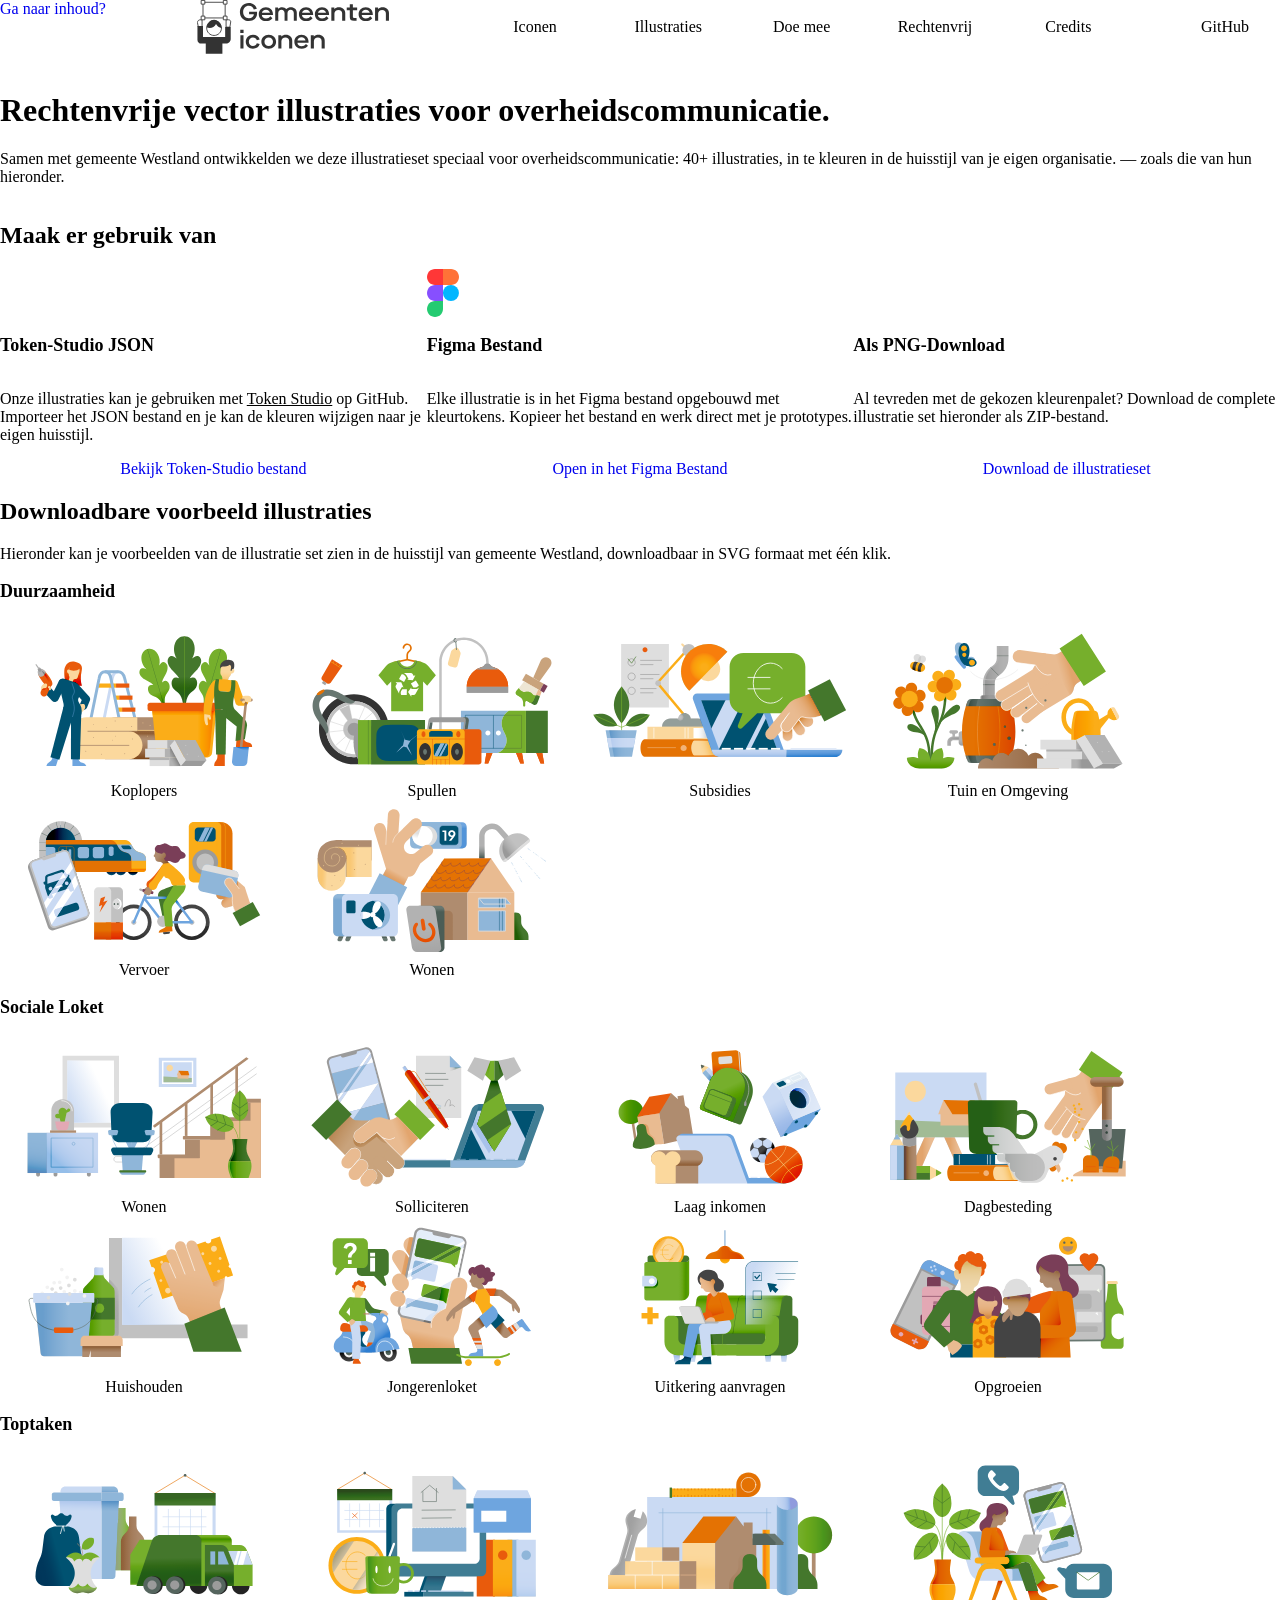
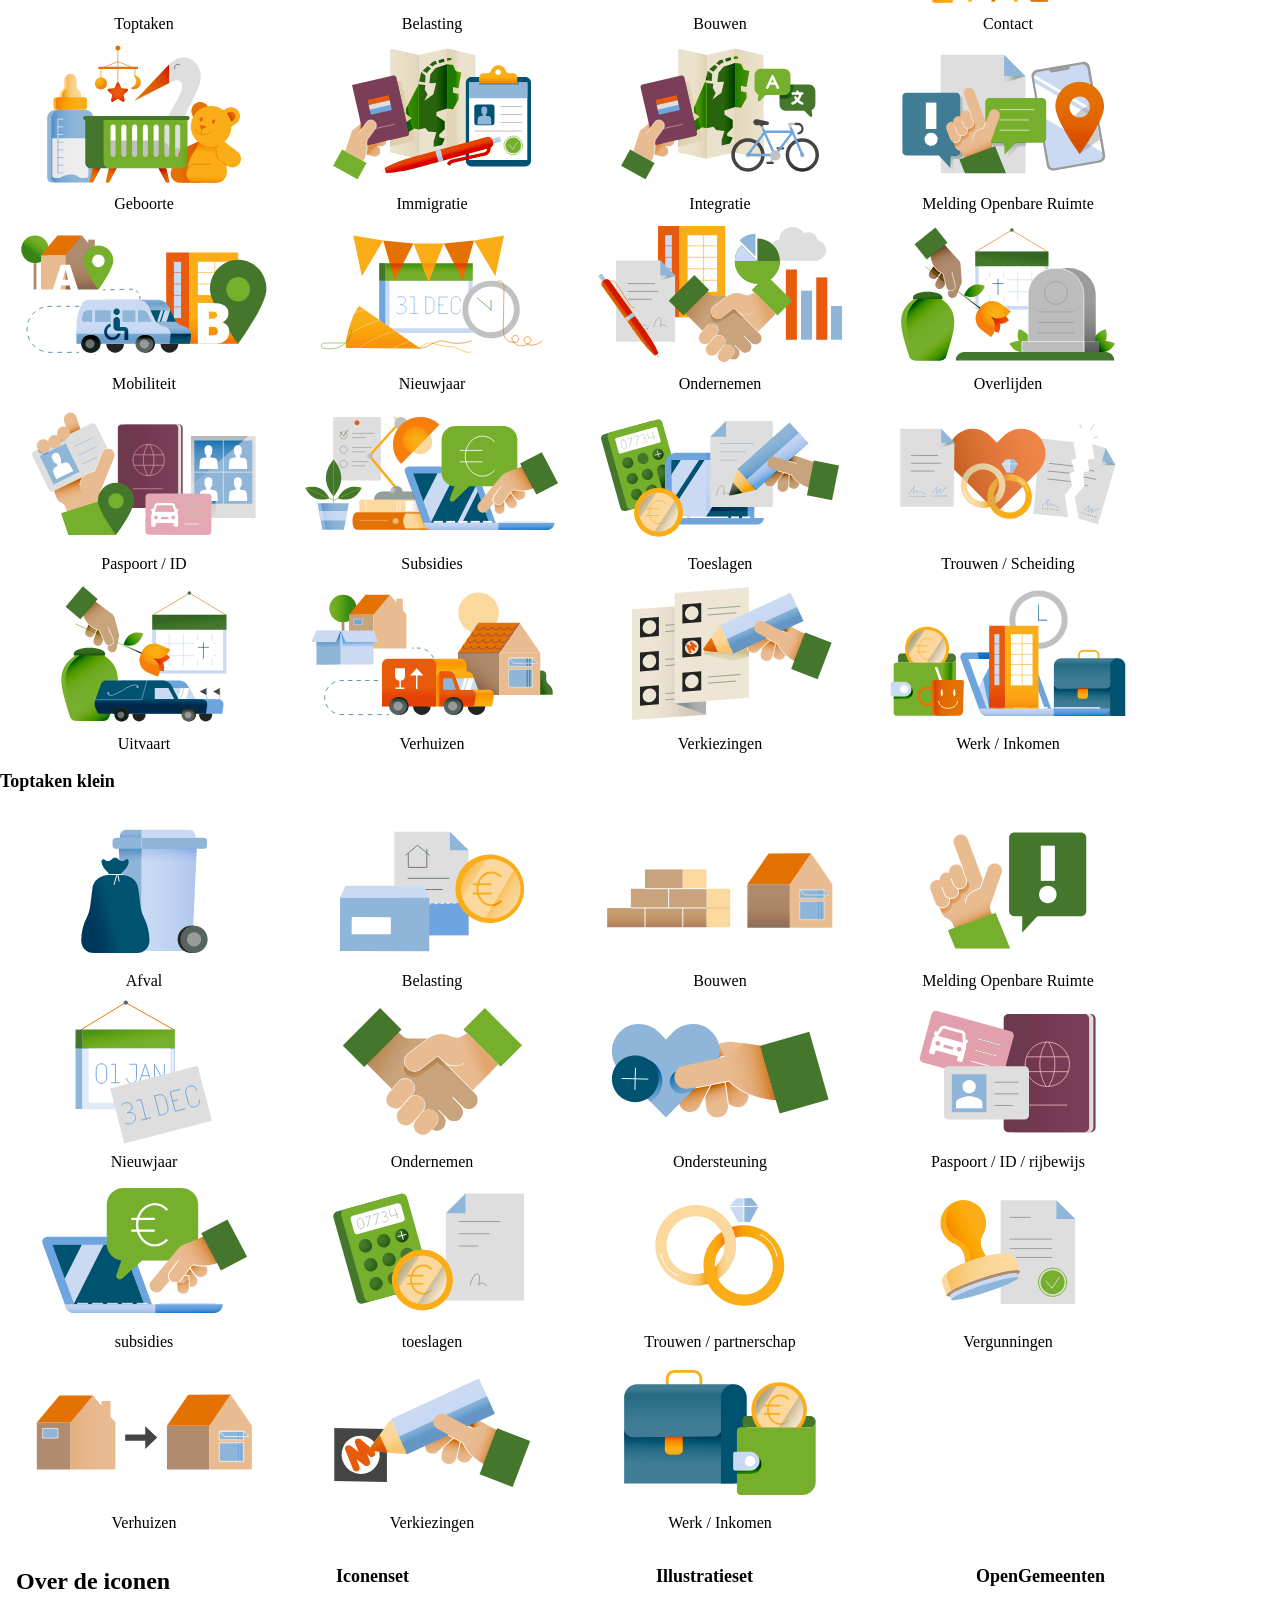
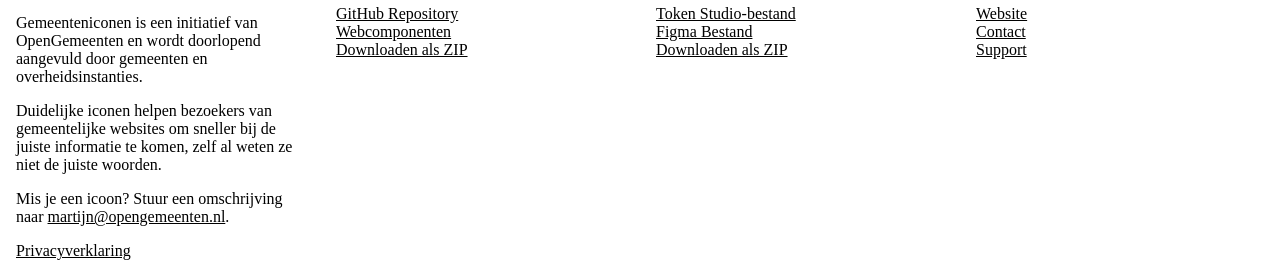
<file: illustraties.html>
<!DOCTYPE html>
<html lang="nl">
    <head>
        <meta charset="UTF-8">

        <meta name="viewport" content="width=device-width, initial-scale=1.0">

        <title>Illustraties | Gemeenteniconen.nl</title>
        <meta name="description" content="Gemeenteniconen.nl - Open en rechtenvrije iconen voor overheidscommunicatie">
        <meta name="author" content="Rowynn Sewkaransing">

        <link rel="stylesheet" href="https://rowynn-eu.github.io/fdnd-gi-look-and-feel-styleguide/styleguide-gemeenteniconen.css?v1">

        <link rel="stylesheet" href="./styles/base--remedy.css">

        <link rel="stylesheet" href="./styles/layout--header.css">
        <link rel="stylesheet" href="./styles/layout--main.css">
        <link rel="stylesheet" href="./styles/layout--footer.css">

        <link rel="stylesheet" href="./styles/page--illustraties.css">

        <link rel="shortcut icon" href="./assets/favicon.png" type="image/x-icon">

        <script src="./scripts/controls--hamburger.js" defer></script>

    </head>
    <body>



        <!-- ************ -->
        <!-- MARK: HEADER -->
        <!-- ************ -->

        <header>
            <a class="skip" href="#main">Ga naar inhoud?</a>

            <a href="./">
                <picture>
                    <source media="(prefers-color-scheme: dark)" srcset="./assets/logo-dark.svg">
                    <img src="./assets/logo-light.svg" alt="Gemeenteniconen.nl home">
                </picture>
            </a>
            
            <button id="mobileMenu" type="button" class="button button-menu">Menu</button>

            <nav>
                <a href="./iconen.html">Iconen</a>
                <a href="./illustraties.html">Illustraties</a>
                <a href="./doe-mee.html">Doe mee</a>
                <a href="./rechtenvrij.html">Rechtenvrij</a>
                <a href="./credits.html">Credits</a>

                <a class="button button-github" href="https://github.com/OpenGemeenten/Iconenset/" target="_blank" rel="noopener noreferrer">GitHub</a>
            </nav>
        </header>

        <!-- ********** -->
        <!-- MARK: MAIN -->
        <!-- ********** -->

        <main id="main">
            <!-- **** -->
            <!-- HERO -->
            <!-- **** -->

            <hgroup>
                <h1>
                Rechtenvrije vector illustraties voor overheidscommunicatie.
                </h1>
            
                <p>
                    Samen met gemeente Westland ontwikkelden we deze illustratieset speciaal voor overheidscommunicatie: 
                    40+ illustraties, in te kleuren in de huisstijl van je eigen organisatie.  — zoals die van hun hieronder.
                </p>
            </hgroup>

            <!-- ******* -->
            <!-- GEBRUIK -->
            <!-- ******* -->

            <section class="three-column">
                <h2>Maak er gebruik van</h2>

                <article>
                    <h3>Token-Studio JSON </h3>

                    <svg width="98" height="96" viewBox="0 0 98 96" fill="none" xmlns="http://www.w3.org/2000/svg">
                        <g>
                        <path d="M41.4395 69.3848C28.8066 67.8535 19.9062 58.7617 19.9062 46.9902C19.9062 42.2051 21.6289 37.0371 24.5 33.5918C23.2559 30.4336 23.4473 23.7344 24.8828 20.959C28.7109 20.4805 33.8789 22.4902 36.9414 25.2656C40.5781 24.1172 44.4062 23.543 49.0957 23.543C53.7852 23.543 57.6133 24.1172 61.0586 25.1699C64.0254 22.4902 69.2891 20.4805 73.1172 20.959C74.457 23.543 74.6484 30.2422 73.4043 33.4961C76.4668 37.1328 78.0937 42.0137 78.0937 46.9902C78.0937 58.7617 69.1934 67.6621 56.3691 69.2891C59.623 71.3945 61.8242 75.9883 61.8242 81.252L61.8242 91.2051C61.8242 94.0762 64.2168 95.7031 67.0879 94.5547C84.4102 87.9512 98 70.6289 98 49.1914C98 22.1074 75.9883 6.69539e-07 48.9043 4.309e-07C21.8203 1.92261e-07 -1.9479e-07 22.1074 -4.3343e-07 49.1914C-6.20631e-07 70.4375 13.4941 88.0469 31.6777 94.6504C34.2617 95.6074 36.75 93.8848 36.75 91.3008L36.75 83.6445C35.4102 84.2188 33.6875 84.6016 32.1562 84.6016C25.8398 84.6016 22.1074 81.1563 19.4277 74.7441C18.375 72.1602 17.2266 70.6289 15.0254 70.3418C13.877 70.2461 13.4941 69.7676 13.4941 69.1934C13.4941 68.0449 15.4082 67.1836 17.3223 67.1836C20.0977 67.1836 22.4902 68.9063 24.9785 72.4473C26.8926 75.2227 28.9023 76.4668 31.2949 76.4668C33.6875 76.4668 35.2187 75.6055 37.4199 73.4043C39.0469 71.7773 40.291 70.3418 41.4395 69.3848Z"/>
                        </g>
                    </svg>

                    <p>
                        Onze illustraties kan je gebruiken met <a href="https://tokens.studio" target="_blank" rel="noopener noreferrer">Token Studio</a> op GitHub. 
                        Importeer het JSON bestand en je kan de kleuren wijzigen naar je eigen huisstijl.
                    </p>
                    <a class="button accent" href="https://github.com/OpenGemeenten/figma-tokens/blob/main/illustratieset.json">Bekijk Token-Studio bestand</a>
                </article>

                <article>
                    <h3>Figma Bestand</h3>
                    <img loading="lazy" src="./assets/figma.svg" alt="Figma">

                    <p>
                        Elke illustratie is in het Figma bestand opgebouwd met kleurtokens. Kopieer het bestand en werk direct met je prototypes.
                    </p>
                    <a class="button accent" href="https://www.figma.com/community/file/1446166755200300993/opengemeenten-illustratieset">Open in het Figma Bestand</a>
                </article>

                <article>
                    <h3>Als PNG-Download</h3>

                    <svg width="23" height="39" viewBox="0 0 23 39" fill="none" xmlns="http://www.w3.org/2000/svg">
                        <path d="M21.0458 36V39H1.04579V36H21.0458ZM12.5458 0V26.3789L19.5311 19.3936C20.1169 18.8078 21.0664 18.8078 21.6522 19.3936C22.238 19.9793 22.238 20.9289 21.6522 21.5146L12.1063 31.0605C11.5205 31.6463 10.571 31.6463 9.98524 31.0605L0.43934 21.5146C-0.146447 20.9289 -0.146447 19.9793 0.43934 19.3936C1.02513 18.8078 1.97465 18.8078 2.56043 19.3936L9.54578 26.3789V0H12.5458Z" />
                    </svg>

                    <p>Al tevreden met de gekozen kleurenpalet? Download de complete illustratie set hieronder als ZIP-bestand.</p>
                    <a class="button accent" href="https://www.gemeenteiconen.nl/downloads/OG_Illustratieset_v1.zip">Download de illustratieset</a>
                </article>
            </section>

            <!-- ************ -->
            <!-- ILLUSRTATIES -->
            <!-- ************ -->
            
            <section>
                <h2>Downloadbare voorbeeld illustraties</h2>
                <p>Hieronder kan je voorbeelden van de illustratie set zien in de huisstijl van gemeente Westland, downloadbaar in SVG formaat met één klik.</p>

                <!-- ****************** -->
                <!-- MARK: Duurzaamheid -->
                <!-- ****************** -->

                <section>
                    <h3>Duurzaamheid</h3>
                    <ul>
                        <li>
                            <a href="./illustraties/koplopers.svg" download>
                                <img loading="lazy" src="./illustraties/koplopers.svg" alt="" width="690" height="388"/>
                                Koplopers
                            </a>
                        </li>

                        <li>
                            <a href="./illustraties/spullen.svg" download>
                                <img loading="lazy" src="./illustraties/spullen.svg" alt="" width="690" height="388"/>
                                Spullen
                            </a>
                        </li>

                        <li>
                            <a href="./illustraties/subsidies.svg" download>
                                <img loading="lazy" src="./illustraties/subsidies.svg" alt="" width="690" height="388"/>
                                Subsidies
                            </a>
                        </li>

                        <li>
                            <a href="./illustraties/tuin-en-omgeving.svg" download>
                                <img loading="lazy" src="./illustraties/tuin-en-omgeving.svg" alt="" width="690" height="388"/>
                                Tuin en Omgeving
                            </a>
                        </li>

                        <li>
                            <a href="./illustraties/vervoer.svg" download>
                                <img loading="lazy" src="./illustraties/vervoer.svg" alt="" width="690" height="388"/>
                                Vervoer
                            </a>
                        </li>

                        <li>
                            <a href="./illustraties/wonen-duurzaamheid.svg" download>
                                <img loading="lazy" src="./illustraties/wonen-duurzaamheid.svg" alt="" width="690" height="388"/>
                                Wonen
                            </a>
                        </li>
                    </ul>
                </section>

                <!-- ******************* -->
                <!-- MARK: Sociale Loket -->
                <!-- ******************* -->

                <section>
                    <h3>Sociale Loket</h3>
                    <ul>

                        <li>
                            <a href="./illustraties/wonen.svg" download>
                                <img loading="lazy" src="./illustraties/wonen.svg" alt="" width="690" height="388"/>
                                Wonen</a
                            >
                        </li>

                        <li>
                            <a href="./illustraties/solliciteren.svg" download>
                                <img loading="lazy" src="./illustraties/solliciteren.svg" alt="" width="690" height="388"/>
                                Solliciteren
                            </a>
                        </li>

                        <li>
                            <a href="./illustraties/laag-inkomen.svg" download>
                                <img loading="lazy" src="./illustraties/laag-inkomen.svg" alt="" width="690" height="388"/>
                                Laag inkomen
                            </a>
                        </li>

                        <li>
                            <a href="./illustraties/dagbesteding.svg" download>
                                <img loading="lazy" src="./illustraties/dagbesteding.svg" alt="" width="690" height="388"/>
                                Dagbesteding
                            </a>
                        </li>

                        <li>
                            <a href="./illustraties/huishouden.svg" download>
                                <img loading="lazy" src="./illustraties/huishouden.svg" alt="" width="690" height="388"/>
                                Huishouden
                            </a>
                        </li>

                        <li>
                            <a href="./illustraties/jongerenloket.svg" download>
                                <img loading="lazy" src="./illustraties/jongerenloket.svg" alt="" width="690" height="388"/>
                                Jongerenloket
                            </a>
                        </li>

                        <li>
                            <a href="./illustraties/uitkering-aanvragen.svg" download>
                                <img loading="lazy" src="./illustraties/uitkering-aanvragen.svg" alt="" width="690" height="388"/>
                                Uitkering aanvragen
                            </a>
                        </li>

                        <li>
                            <a href="./illustraties/opgroeien.svg" download>
                                <img loading="lazy" src="./illustraties/opgroeien.svg" alt="" width="690" height="388"/>
                                Opgroeien</a
                            >
                        </li>
                    </ul>
                </section>
                
                <!-- ************** -->
                <!-- MARK: Toptaken -->
                <!-- ************** -->

                <section>
                    <h3>Toptaken</h3>
                    <ul>

                        <li>
                            <a href="./illustraties/afval.svg" download>
                                <img loading="lazy" src="./illustraties/afval.svg" alt="" width="690" height="388"/>
                                Toptaken
                            </a>
                        </li>

                        <li>
                            <a href="./illustraties/belasting.svg" download>
                                <img loading="lazy" src="./illustraties/belasting.svg" alt="" width="690" height="388"/>
                                Belasting
                            </a>
                        </li>

                        <li>
                            <a href="./illustraties/bouwen.svg" download>
                                <img loading="lazy" src="./illustraties/bouwen.svg" alt="" width="690" height="388"/>
                                Bouwen
                            </a>
                        </li>
                        
                        <li>
                            <a href="./illustraties/contact.svg" download>
                                <img loading="lazy" src="./illustraties/contact.svg" alt="" width="690" height="388"/>
                                Contact
                            </a>
                        </li>

                        <li>
                            <a href="./illustraties/geboorte.svg" download>
                                <img loading="lazy" src="./illustraties/geboorte.svg" alt="" width="690" height="388"/>
                                Geboorte
                            </a>
                        </li>

                        <li>
                            <a href="./illustraties/immigratie.svg" download>
                                <img loading="lazy" src="./illustraties/immigratie.svg" alt="" width="690" height="388"/>
                                Immigratie
                            </a>
                        </li>

                        <li>
                            <a href="./illustraties/integratie.svg" download>
                                <img loading="lazy" src="./illustraties/integratie.svg" alt="" width="690" height="388"/>
                                Integratie
                            </a>
                        </li>

                        <li>
                            <a href="./illustraties/melding-openbare-ruimte.svg" download>
                                <img loading="lazy" src="./illustraties/melding-openbare-ruimte.svg" alt="" width="690" height="388"/>
                                Melding Openbare Ruimte
                            </a>
                        </li>

                        <li>
                            <a href="./illustraties/mobiliteit.svg" download>
                                <img loading="lazy" src="./illustraties/mobiliteit.svg" alt="" width="690" height="388"/>
                                Mobiliteit
                            </a>
                        </li>

                        <li>
                            <a href="./illustraties/nieuwjaar.svg" download>
                                <img loading="lazy" src="./illustraties/nieuwjaar.svg" alt="" width="690" height="388"/>
                                Nieuwjaar
                            </a>
                        </li>

                        <li>
                            <a href="./illustraties/ondernemen.svg" download>
                                <img loading="lazy" src="./illustraties/ondernemen.svg" alt="" width="690" height="388"/>
                                Ondernemen
                            </a>
                        </li>

                        <li>
                            <a href="./illustraties/overlijden.svg" download>
                                <img loading="lazy" src="./illustraties/overlijden.svg" alt="" width="690" height="388"/>
                                Overlijden
                            </a>
                        </li>

                        <li>
                            <a href="./illustraties/paspoort-id-rijbewijs.svg" download>
                                <img loading="lazy" src="./illustraties/paspoort-id-rijbewijs.svg" alt="" width="690" height="388"/>
                                Paspoort / ID
                            </a>
                        </li>

                        <li>
                            <a href="./illustraties/subsidies.svg" download>
                                <img loading="lazy" src="./illustraties/subsidies.svg" alt="" width="690" height="388"/>
                                Subsidies
                            </a>
                        </li>

                        <li>
                            <a href="./illustraties/toeslagen.svg" download>
                                <img loading="lazy" src="./illustraties/toeslagen.svg" alt="" width="690" height="388"/>
                                Toeslagen
                            </a>
                        </li>

                        <li>
                            <a href="./illustraties/trouwen-partnerschap-echtscheiding.svg" download>
                                <img loading="lazy" src="./illustraties/trouwen-partnerschap-echtscheiding.svg" alt="" width="690" height="388"/>
                                Trouwen / Scheiding
                            </a>
                        </li>

                        <li>
                            <a href="./illustraties/uitvaart.svg" download>
                                <img loading="lazy" src="./illustraties/uitvaart.svg" alt="" width="690" height="388"/>
                                Uitvaart
                            </a>
                        </li>
                        
                        <li>
                            <a href="./illustraties/verhuizen.svg" download>
                                <img loading="lazy" src="./illustraties/verhuizen.svg" alt="" width="690" height="388"/>
                                Verhuizen
                            </a>
                        </li>
                        
                        <li>
                            <a href="./illustraties/verkiezingen.svg" download>
                                <img loading="lazy" src="./illustraties/verkiezingen.svg" alt="" width="690" height="388"/>
                                Verkiezingen
                            </a>
                        </li>
                        
                        <li>
                            <a href="./illustraties/werk-inkomen.svg" download>
                                <img loading="lazy" src="./illustraties/werk-inkomen.svg" alt="" width="690" height="388"/>
                                Werk / Inkomen
                            </a>
                        </li>
                    </ul>
                </section>

                <!-- ******************** -->
                <!-- MARK: Toptaken klein -->
                <!-- ******************** -->

                <section>
                    <h3>Toptaken klein</h3>
                    <ul>
                        <li>
                            <a href="./illustraties/small/s_afval.svg" download>
                                <img loading="lazy" src="./illustraties/small/s_afval.svg" alt="" width="690" height="388">
                                Afval
                            </a>
                        </li>

                        <li>
                            <a href="./illustraties/small/s_belasting.svg" download>
                                <img loading="lazy" src="./illustraties/small/s_belasting.svg" alt="" width="690" height="388">
                                Belasting
                            </a>
                        </li>

                        <li>
                            <a href="./illustraties/small/s_bouwen.svg" download>
                                <img loading="lazy" src="./illustraties/small/s_bouwen.svg" alt="" width="690" height="388">
                                Bouwen
                            </a>
                        </li>

                        <li>
                            <a href="./illustraties/small/s_melding-openbare-ruimte.svg" download>
                                <img loading="lazy" src="./illustraties/small/s_melding-openbare-ruimte.svg" alt="" width="690" height="388">
                                Melding Openbare Ruimte
                            </a>
                        </li>

                        <li>
                            <a href="./illustraties/small/s_nieuwjaar.svg" download>
                                <img loading="lazy" src="./illustraties/small/s_nieuwjaar.svg" alt="" width="690" height="388">
                                Nieuwjaar
                            </a>
                        </li>

                        <li>
                            <a href="./illustraties/small/s_ondernemen.svg" download>
                                <img loading="lazy" src="./illustraties/small/s_ondernemen.svg" alt="" width="690" height="388">
                                Ondernemen
                            </a>
                        </li>

                        <li>
                            <a href="./illustraties/small/s_ondersteuning.svg" download>
                                <img loading="lazy" src="./illustraties/small/s_ondersteuning.svg" alt="" width="690" height="388">
                                Ondersteuning
                            </a>
                        </li>

                        <li>
                            <a href="./illustraties/small/s_paspoort-id-rijbewijs.svg" download>
                                <img loading="lazy" src="./illustraties/small/s_paspoort-id-rijbewijs.svg" alt="" width="690" height="388">
                                Paspoort / ID / rijbewijs
                            </a>
                        </li>
                        
                        <li>
                            <a href="./illustraties/small/s_subsidies.svg" download>
                                <img loading="lazy" src="./illustraties/small/s_subsidies.svg" alt="" width="690" height="388">
                                subsidies
                            </a>
                        </li>

                        <li>
                            <a href="./illustraties/small/s_toeslagen.svg" download>
                                <img loading="lazy" src="./illustraties/small/s_toeslagen.svg" alt="" width="690" height="388">
                                toeslagen
                            </a>
                        </li>

                        <li>
                            <a href="./illustraties/small/s_trouwen-partnerschap-echtscheiding.svg" download>
                                <img loading="lazy" src="./illustraties/small/s_trouwen-partnerschap-echtscheiding.svg" alt="" width="690" height="388">
                                Trouwen / partnerschap
                            </a>
                        </li>

                        <li>
                            <a href="./illustraties/small/s_vergunningen.svg" download>
                                <img loading="lazy" src="./illustraties/small/s_vergunningen.svg" alt="" width="690" height="388">
                                Vergunningen
                            </a>
                        </li>

                        <li>
                            <a href="./illustraties/small/s_verhuizen.svg" download>
                                <img loading="lazy" src="./illustraties/small/s_verhuizen.svg" alt="" width="690" height="388">
                                Verhuizen
                            </a>
                        </li>

                        <li>
                            <a href="./illustraties/small/s_verkiezingen.svg" download>
                                <img loading="lazy" src="./illustraties/small/s_verkiezingen.svg" alt="" width="690" height="388">
                                Verkiezingen
                            </a>
                        </li>

                        <li>
                            <a href="./illustraties/small/s_werk-inkomen.svg" download>
                                <img loading="lazy" src="./illustraties/small/s_werk-inkomen.svg" alt="" width="690" height="388">
                                Werk / Inkomen
                            </a>
                        </li>
                    </ul>
                </section>

            </section>
        </main>



        <!-- ************ -->
        <!-- MARK: FOOTER -->
        <!-- ************ -->

         <footer>
            <section>
                <h2>Over de iconen</h2>

                <p>
                    Gemeenteniconen is een initiatief van OpenGemeenten en 
                    wordt doorlopend aangevuld door gemeenten en overheidsinstanties.
                </p>

                <p>
                    Duidelijke iconen helpen bezoekers van gemeentelijke websites om 
                    sneller bij de juiste informatie te komen, zelf al weten ze niet 
                    de juiste woorden.
                </p>

                <p>
                    Mis je een icoon? Stuur een omschrijving naar 
                    <a href="mailto:martijn@opengemeenten.nl">martijn@opengemeenten.nl</a>.
                </p>
                
                <p><a href="./privacy.html">Privacyverklaring</a></p>
            </section>

            <section>
                <h3>Iconenset</h3>

                <ul>
                    <li><a href="https://github.com/OpenGemeenten/Iconenset/" target="_blank" rel="noopener noreferrer">GitHub Repository</a></li>
                    <li><a href="https://frameless.github.io/iconset-npm/" target="_blank" rel="noopener noreferrer">Webcomponenten</a></li>
                    <li><a href="https://github.com/OpenGemeenten/Iconenset/archive/refs/heads/master.zip" target="_blank" rel="noopener noreferrer">Downloaden als ZIP</a></li>
                </ul>
            </section>
            
            <section>
                <h3>Illustratieset</h3>

                <ul>
                    <li><a href="https://github.com/OpenGemeenten/figma-tokens/blob/main/illustratieset.json" target="_blank" rel="noopener noreferrer">Token Studio-bestand</a></li>
                    <li><a href="https://www.figma.com/community/file/1446166755200300993/opengemeenten-illustratieset" target="_blank" rel="noopener noreferrer">Figma Bestand</a></li>
                    <li><a href="https://www.gemeenteniconen.nl/downloads/OG_Illustratieset_v1.zip" target="_blank" rel="noopener noreferrer">Downloaden als ZIP</a></li>
                </ul>
            </section>

            <section>
                <h3>OpenGemeenten</h3>

                <ul>
                    <li><a href="https://www.opengemeenten.nl/" target="_blank" rel="noopener noreferrer">Website</a></li>
                    <li><a href="https://opengemeenten.nl/contact" target="_blank" rel="noopener noreferrer">Contact</a></li>
                    <li><a href="https://www.opengemeenten.nl/support/" target="_blank" rel="noopener noreferrer">Support</a></li>
                </ul>
            </section>
        </footer>
    </body>
</html>
</file>
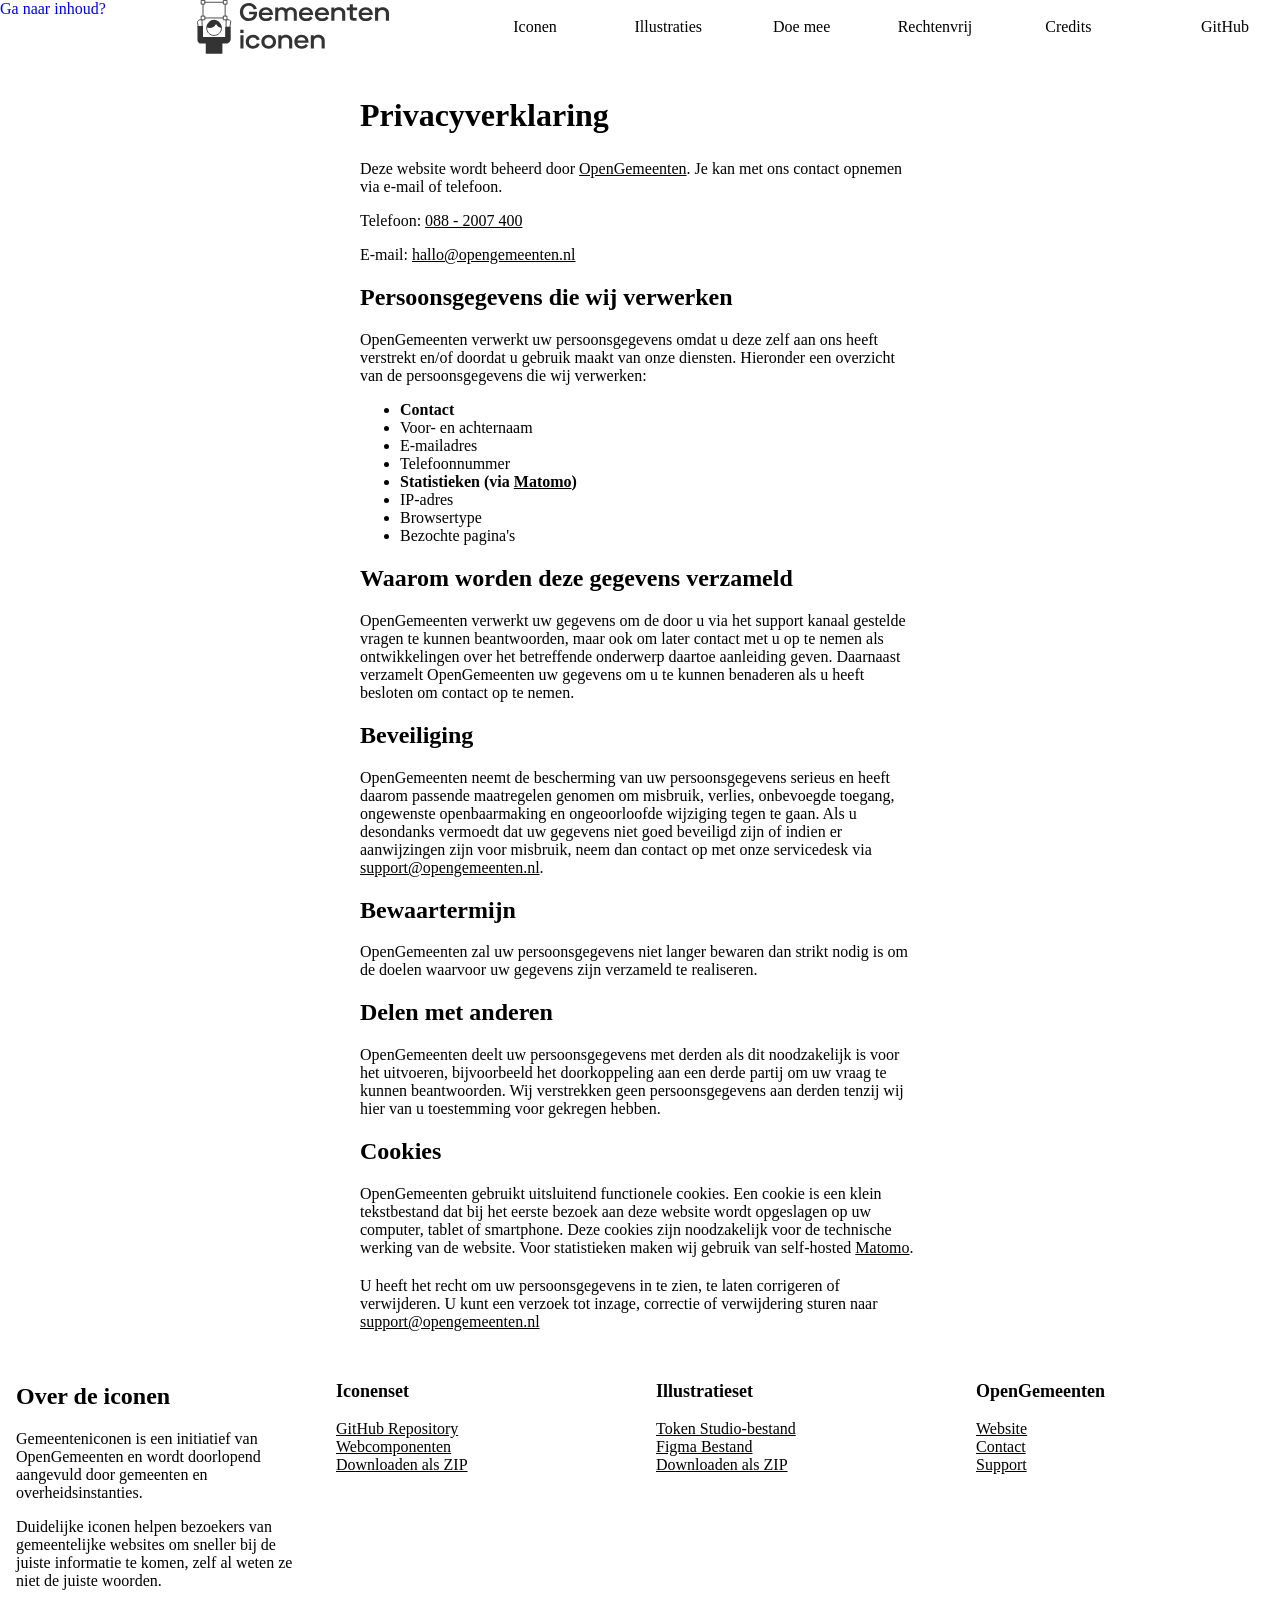
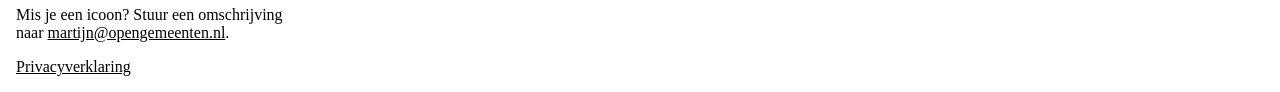
<file: privacy.html>
<!DOCTYPE html>
<html lang="nl">
    <head>
        <meta charset="UTF-8">

        <meta name="viewport" content="width=device-width, initial-scale=1.0">

        <title>Privacyverklaring | Gemeenteniconen.nl</title>
        <meta name="description" content="Gemeenteniconen.nl - Open en rechtenvrije iconen voor overheidscommunicatie">
        <meta name="author" content="Rowynn Sewkaransing">

        <link rel="stylesheet" href="https://rowynn-eu.github.io/fdnd-gi-look-and-feel-styleguide/styleguide-gemeenteniconen.css?v1">

        <link rel="stylesheet" href="./styles/base--remedy.css">

        <link rel="stylesheet" href="./styles/layout--header.css">
        <link rel="stylesheet" href="./styles/layout--main.css">
        <link rel="stylesheet" href="./styles/layout--footer.css">

        <link rel="stylesheet" href="./styles/page--longform.css">

        <link rel="shortcut icon" href="./assets/favicon.png" type="image/x-icon">

        <script src="./scripts/controls--hamburger.js" defer></script>

    </head>
    <body>



        <!-- ************ -->
        <!-- MARK: HEADER -->
        <!-- ************ -->

        <header>
            <a class="skip" href="#main">Ga naar inhoud?</a>

            <a href="./">
                <picture>
                    <source media="(prefers-color-scheme: dark)" srcset="./assets/logo-dark.svg">
                    <img src="./assets/logo-light.svg" alt="Gemeenteniconen.nl home">
                </picture>
            </a>
            
            <button id="mobileMenu" type="button" class="button button-menu">Menu</button>

            <nav>
                <a href="./iconen.html">Iconen</a>
                <a href="./illustraties.html">Illustraties</a>
                <a href="./doe-mee.html">Doe mee</a>
                <a href="./rechtenvrij.html">Rechtenvrij</a>
                <a href="./credits.html">Credits</a>

                <a class="button button-github" href="https://github.com/OpenGemeenten/Iconenset/" target="_blank" rel="noopener noreferrer">GitHub</a>
            </nav>
        </header>

        <!-- ********** -->
        <!-- MARK: MAIN -->
        <!-- ********** -->

        <main id="main">
            <article>
                <hgroup>
                    <h1>Privacyverklaring</h1>
                    <p>Deze website wordt beheerd door <a href="https://www.opengemeenten.nl">OpenGemeenten</a>. Je kan met ons contact opnemen via e-mail of telefoon.</p>
                    <p>Telefoon: <a href="tel:+0882007400">088 - 2007 400</a></p>
                    <p>E-mail: <a href="mailto:hallo@opengemeenten.nl">hallo@opengemeenten.nl</a></p>
                </hgroup>
                <section>
                    <h2>Persoonsgegevens die wij verwerken</h2>
                    <p>
                        OpenGemeenten verwerkt uw persoonsgegevens omdat u deze zelf aan ons heeft verstrekt en/of doordat u 
                        gebruik maakt van onze diensten. Hieronder een overzicht van de persoonsgegevens die wij verwerken:
                    </p>
                    <ul>
                        <li><strong>Contact</strong></li>
                        <li>Voor- en achternaam</li>
                        <li>E-mailadres</li>
                        <li>Telefoonnummer</li>
                        <li><strong>Statistieken (via <a href="https://matomo.org" target="_blank" rel="noopener noreferrer">Matomo</a>)</strong></li>
                        <li>IP-adres</li>
                        <li>Browsertype</li>
                        <li>Bezochte pagina's</li>
                    </ul>
                </section>

                <section>
                    <h2>Waarom worden deze gegevens verzameld</h2>
                    <p>
                        OpenGemeenten verwerkt uw gegevens om de door u via het support kanaal gestelde vragen te kunnen beantwoorden, 
                        maar ook om later contact met u op te nemen als ontwikkelingen over het betreffende onderwerp daartoe aanleiding geven. 
                        Daarnaast verzamelt OpenGemeenten uw gegevens om u te kunnen benaderen als u heeft besloten om contact op te nemen.
                    </p>
                </section>

                <section>
                    <h2>Beveiliging</h2>
                    <p>
                        OpenGemeenten neemt de bescherming van uw persoonsgegevens serieus en heeft daarom passende maatregelen genomen 
                        om misbruik, verlies, onbevoegde toegang, ongewenste openbaarmaking en ongeoorloofde wijziging tegen te gaan. 
                        Als u desondanks vermoedt dat uw gegevens niet goed beveiligd zijn of indien er aanwijzingen zijn voor misbruik, 
                        neem dan contact op met onze servicedesk via <a href="mailto:support@opengemeenten.nl">support@opengemeenten.nl</a>.
                    </p>
                </section>

                <section>
                    <h2>Bewaartermijn</h2>
                    <p>
                        OpenGemeenten zal uw persoonsgegevens niet langer bewaren dan strikt nodig is om de doelen waarvoor uw gegevens 
                        zijn verzameld te realiseren.
                    </p>
                </section>

                <section>
                    <h2>Delen met anderen</h2>
                    <p>
                        OpenGemeenten deelt uw persoonsgegevens met derden als dit noodzakelijk is voor het uitvoeren, 
                        bijvoorbeeld het doorkoppeling aan een derde partij om uw vraag te kunnen beantwoorden. Wij 
                        verstrekken geen persoonsgegevens aan derden tenzij wij hier van u toestemming voor gekregen hebben.
                    </p>
                </section>

                <section>
                    <h2>Cookies</h2>
                    <p>
                        OpenGemeenten gebruikt uitsluitend functionele cookies. Een cookie is een klein tekstbestand dat bij het eerste 
                        bezoek aan deze website wordt opgeslagen op uw computer, tablet of smartphone. Deze cookies zijn noodzakelijk voor 
                        de technische werking van de website. Voor statistieken maken wij gebruik van self-hosted <a href="https://matomo.org" target="_blank" rel="noopener noreferrer">Matomo</a>.
                    </p>
                </section>

                <section>
                    <h2></h2>
                    <p>
                        U heeft het recht om uw persoonsgegevens in te zien, te laten corrigeren of verwijderen. 
                        U kunt een verzoek tot inzage, correctie of verwijdering sturen naar 
                        <a href="mailto:support@opengemeenten.nl">support@opengemeenten.nl</a>
                    </p>
                </section>
            </article>
        </main>



        <!-- ************ -->
        <!-- MARK: FOOTER -->
        <!-- ************ -->

         <footer>
            <section>
                <h2>Over de iconen</h2>

                <p>
                    Gemeenteniconen is een initiatief van OpenGemeenten en 
                    wordt doorlopend aangevuld door gemeenten en overheidsinstanties.
                </p>

                <p>
                    Duidelijke iconen helpen bezoekers van gemeentelijke websites om 
                    sneller bij de juiste informatie te komen, zelf al weten ze niet 
                    de juiste woorden.
                </p>

                <p>
                    Mis je een icoon? Stuur een omschrijving naar 
                    <a href="mailto:martijn@opengemeenten.nl">martijn@opengemeenten.nl</a>.
                </p>
                
                <p><a href="./privacy.html">Privacyverklaring</a></p>
            </section>

            <section>
                <h3>Iconenset</h3>

                <ul>
                    <li><a href="https://github.com/OpenGemeenten/Iconenset/" target="_blank" rel="noopener noreferrer">GitHub Repository</a></li>
                    <li><a href="https://frameless.github.io/iconset-npm/" target="_blank" rel="noopener noreferrer">Webcomponenten</a></li>
                    <li><a href="https://github.com/OpenGemeenten/Iconenset/archive/refs/heads/master.zip" target="_blank" rel="noopener noreferrer">Downloaden als ZIP</a></li>
                </ul>
            </section>
            
            <section>
                <h3>Illustratieset</h3>

                <ul>
                    <li><a href="https://github.com/OpenGemeenten/figma-tokens/blob/main/illustrationset.json" target="_blank" rel="noopener noreferrer">Token Studio-bestand</a></li>
                    <li><a href="https://www.figma.com/community/file/1446166755200300993/opengemeenten-illustratieset" target="_blank" rel="noopener noreferrer">Figma Bestand</a></li>
                    <li><a href="https://www.gemeenteniconen.nl/downloads/OG_Illustratieset_v1.zip" target="_blank" rel="noopener noreferrer">Downloaden als ZIP</a></li>
                </ul>
            </section>

            <section>
                <h3>OpenGemeenten</h3>

                <ul>
                    <li><a href="https://www.opengemeenten.nl/" target="_blank" rel="noopener noreferrer">Website</a></li>
                    <li><a href="https://opengemeenten.nl/contact" target="_blank" rel="noopener noreferrer">Contact</a></li>
                    <li><a href="https://www.opengemeenten.nl/support/" target="_blank" rel="noopener noreferrer">Support</a></li>
                </ul>
            </section>
        </footer>
    </body>
</html>
</file>
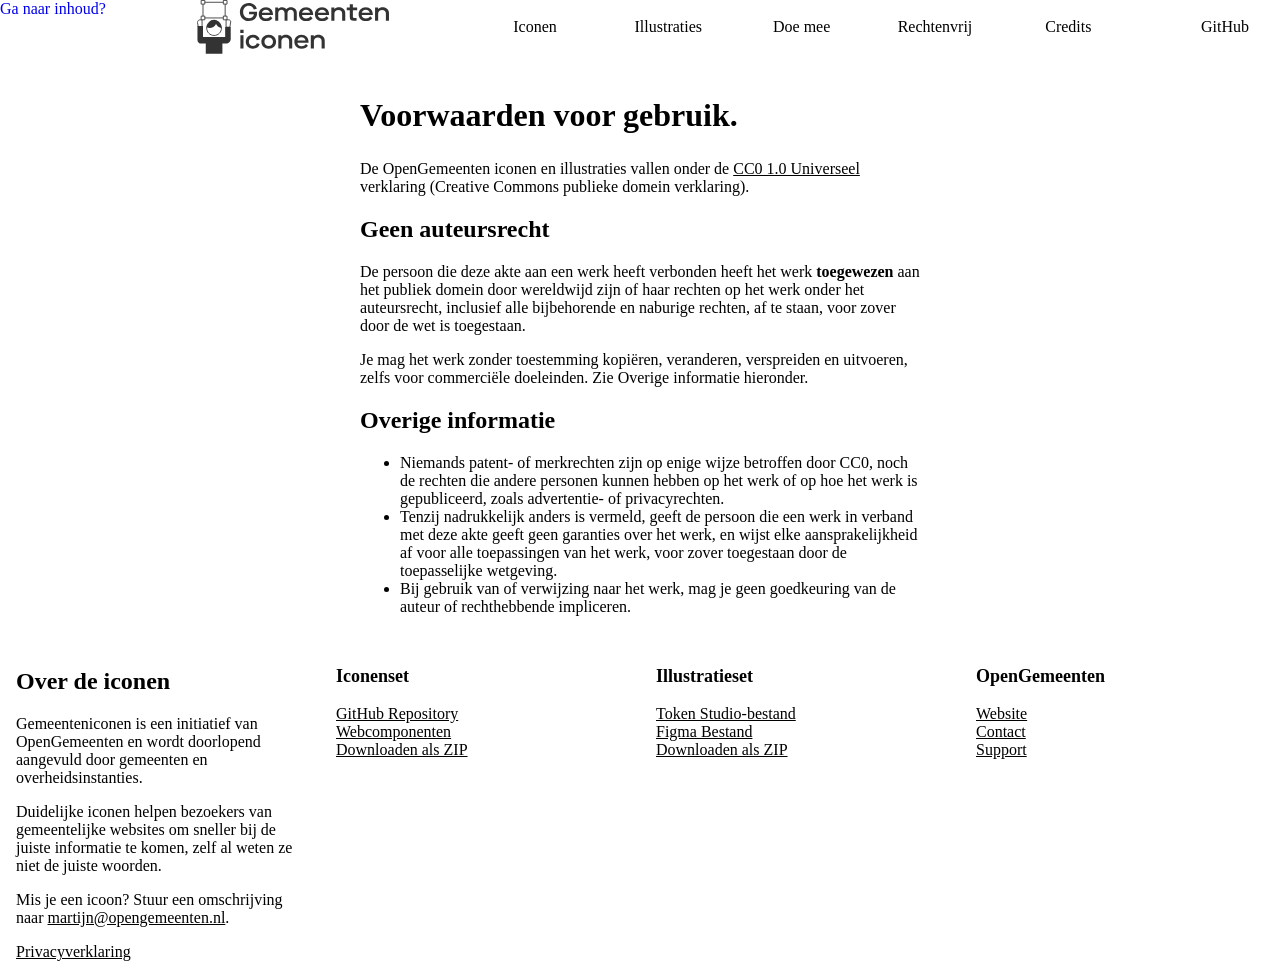
<file: rechtenvrij.html>
<!DOCTYPE html>
<html lang="nl">
    <head>
        <meta charset="UTF-8">

        <meta name="viewport" content="width=device-width, initial-scale=1.0">

        <title>Rechtenvrij | Gemeenteniconen.nl</title>
        <meta name="description" content="Gemeenteniconen.nl - Open en rechtenvrije iconen voor overheidscommunicatie">
        <meta name="author" content="Rowynn Sewkaransing">

        <link rel="stylesheet" href="https://rowynn-eu.github.io/fdnd-gi-look-and-feel-styleguide/styleguide-gemeenteniconen.css?v1">

        <link rel="stylesheet" href="./styles/base--remedy.css">

        <link rel="stylesheet" href="./styles/layout--header.css">
        <link rel="stylesheet" href="./styles/layout--main.css">
        <link rel="stylesheet" href="./styles/layout--footer.css">

        <link rel="stylesheet" href="./styles/page--longform.css">

        <link rel="shortcut icon" href="./assets/favicon.png" type="image/x-icon">

        <script src="./scripts/controls--hamburger.js" defer></script>

    </head>
    <body>



        <!-- ************ -->
        <!-- MARK: HEADER -->
        <!-- ************ -->

        <header>
            <a class="skip" href="#main">Ga naar inhoud?</a>

            <a href="./">
                <picture>
                    <source media="(prefers-color-scheme: dark)" srcset="./assets/logo-dark.svg">
                    <img src="./assets/logo-light.svg" alt="Gemeenteniconen.nl home">
                </picture>
            </a>
            
            <button id="mobileMenu" type="button" class="button button-menu">Menu</button>

            <nav>
                <a href="./iconen.html">Iconen</a>
                <a href="./illustraties.html">Illustraties</a>
                <a href="./doe-mee.html">Doe mee</a>
                <a href="./rechtenvrij.html">Rechtenvrij</a>
                <a href="./credits.html">Credits</a>

                <a class="button button-github" href="https://github.com/OpenGemeenten/Iconenset/" target="_blank" rel="noopener noreferrer">GitHub</a>
            </nav>
        </header>

        <!-- ********** -->
        <!-- MARK: MAIN -->
        <!-- ********** -->

        <main id="main">
            <article>
                <hgroup>
                    <h1>Voorwaarden voor gebruik.</h1>
                    <p>
                        De OpenGemeenten iconen en illustraties vallen onder de 
                        <a href="https://creativecommons.org/publicdomain/zero/1.0/deed.nl" target="_blank" rel="noopener noreferrer">CC0 1.0 Universeel</a> verklaring (Creative Commons publieke domein verklaring).
                    </p>
                </hgroup>

                <section>
                    <h2>Geen auteursrecht</h2>

                    <p>
                        De persoon die deze akte aan een werk heeft verbonden heeft het werk <strong>toegewezen</strong> 
                        aan het publiek domein door wereldwijd zijn of haar rechten op het werk onder het auteursrecht, 
                        inclusief alle bijbehorende en naburige rechten, af te staan, voor zover door de wet is toegestaan.
                    </p>

                    <p>
                        Je mag het werk zonder toestemming kopiëren, veranderen, verspreiden en uitvoeren, zelfs voor commerciële doeleinden. 
                        Zie Overige informatie hieronder.
                    </p>
                </section>
                
                <section>
                    <h2>Overige informatie</h2>

                    <ul>
                        <li>
                            Niemands patent- of merkrechten zijn op enige wijze betroffen door CC0,
                            noch de rechten die andere personen kunnen hebben op het werk of op hoe het werk is gepubliceerd,
                            zoals advertentie- of privacyrechten.
                        </li>

                        <li>
                            Tenzij nadrukkelijk anders is vermeld, geeft de persoon die een werk in verband met deze akte geeft geen garanties over het werk,
                            en wijst elke aansprakelijkheid af voor alle toepassingen van het werk, voor zover toegestaan door de toepasselijke wetgeving.
                        </li>

                        <li>
                            Bij gebruik van of verwijzing naar het werk, mag je geen goedkeuring van de auteur of rechthebbende impliceren.
                        </li>
                    </ul>
                </section>
            </article>
        </main>

        <!-- ************ -->
        <!-- MARK: FOOTER -->
        <!-- ************ -->

         <footer>
            <section>
                <h2>Over de iconen</h2>

                <p>
                    Gemeenteniconen is een initiatief van OpenGemeenten en 
                    wordt doorlopend aangevuld door gemeenten en overheidsinstanties.
                </p>

                <p>
                    Duidelijke iconen helpen bezoekers van gemeentelijke websites om 
                    sneller bij de juiste informatie te komen, zelf al weten ze niet 
                    de juiste woorden.
                </p>

                <p>
                    Mis je een icoon? Stuur een omschrijving naar 
                    <a href="mailto:martijn@opengemeenten.nl">martijn@opengemeenten.nl</a>.
                </p>
                
                <p><a href="./privacy.html">Privacyverklaring</a></p>
            </section>

            <section>
                <h3>Iconenset</h3>

                <ul>
                    <li><a href="https://github.com/OpenGemeenten/Iconenset/" target="_blank" rel="noopener noreferrer">GitHub Repository</a></li>
                    <li><a href="https://frameless.github.io/iconset-npm/" target="_blank" rel="noopener noreferrer">Webcomponenten</a></li>
                    <li><a href="https://github.com/OpenGemeenten/Iconenset/archive/refs/heads/master.zip" target="_blank" rel="noopener noreferrer">Downloaden als ZIP</a></li>
                </ul>
            </section>
            
            <section>
                <h3>Illustratieset</h3>

                <ul>
                    <li><a href="https://github.com/OpenGemeenten/figma-tokens/blob/main/illustrationset.json" target="_blank" rel="noopener noreferrer">Token Studio-bestand</a></li>
                    <li><a href="https://www.figma.com/community/file/1446166755200300993/opengemeenten-illustratieset" target="_blank" rel="noopener noreferrer">Figma Bestand</a></li>
                    <li><a href="https://www.gemeenteniconen.nl/downloads/OG_Illustratieset_v1.zip" target="_blank" rel="noopener noreferrer">Downloaden als ZIP</a></li>
                </ul>
            </section>

            <section>
                <h3>OpenGemeenten</h3>

                <ul>
                    <li><a href="https://www.opengemeenten.nl/" target="_blank" rel="noopener noreferrer">Website</a></li>
                    <li><a href="https://opengemeenten.nl/contact" target="_blank" rel="noopener noreferrer">Contact</a></li>
                    <li><a href="https://www.opengemeenten.nl/support/" target="_blank" rel="noopener noreferrer">Support</a></li>
                </ul>
            </section>
        </footer>
    </body>
</html>
</file>
<file: styles/base--remedy.css>
@layer styleguide, base;

@layer base {
    /* ********** */
    /* MARK: BASE */
    /* ********** */

    *, ::before, ::after {
        box-sizing: border-box;
    }

    html {
        --outline: #e09252;
    }

    body {
        display: grid;
        min-height: 100dvh;
        grid-template-rows: auto 1fr auto;;
        margin: 0;

        & main {
            margin: 1rem;
        }
    }

    img, picture, svg {
        display: block;
    }

    img, svg {
        max-width: 100%;
        height: auto;
    }


    :is(article, section) a:not(.button) {
        color: color-mix(in srgb, var(--accent) 30%, var(--fg-0) 70%);

        &:focus {
            color: var(--fg-0);
        }
    }

    a.button, header a {
        text-decoration: none;
        &:hover, &:focus {
            text-decoration: underline;
        }
    }

    fieldset,legend, input {
        font-family:'Geist';
    }

    /* *********** */
    /* MARK: KLEUR */
    /* *********** */

    path {
        fill: var(--fg-0);
    }


    ::selection {
        color: var(--accent-text);
        background: var(--accent);
    }

    :focus, :focus-visible {
        outline-width: 0.1em;
        outline-color: var(--outline);
        outline-offset: 0.1em;
    }

    .button {
        font-family: 'Geist';
    }

    .card {
        display: flex;
        flex-direction: column;
        justify-content: center;
        align-items: center;
        padding: var(--spacing-sm);
        transition-duration: 0.125s;
        
        border-radius: var(--rounded-xs);
        border: none;

        background-color: var(--bg-1);
        width: 8rem;
        height: 8rem;

        > svg, img {
            fill: var(--fg-0);
            aspect-ratio: 1 / 1;
            width: 50%;
            height: 50%;
        }

        &:hover, &:focus {
            box-shadow: 0.25rem 0.25rem 0rem 0rem var(--accent);
            translate: 0 -0.25rem;
        }
    }
}

    /* **************** */
    /* MARK: STYLEGUIDE */
    /* **************** */

@layer styleguide {
    
    :is(button, .button) {
        appearance: none;
        display: flex;
        justify-content: center;
        align-items: center;
        padding: var(--spacing-sm);
        border: none;
        border-radius: var(--rounded-xs);
        transition-property: translate;
        transition-duration: 0.125s;

        &:hover,
        &:focus {
            text-decoration-line: underline;
            translate: 0 -2px;
        }
    }

    h1, .heading-large {
        font-size: clamp(1.5rem, 1.2241rem + 1.3793vw, 2rem);
    }

    h2, .heading-medium {
        font-size: clamp(1.125rem, 0.9181rem + 1.0345vw, 1.5rem);
    }

    h3, .heading-small {
        font-size: clamp(1rem, 0.931rem + 0.3448vw, 1.125rem);
    }
}
</file>
<file: styles/layout--header.css>
header {

    /* ************* */
    /* MARK: STYLING */
    /* ************* */
    --accent-muted-alt:light-dark(#485364, #486ddb);
    z-index: 10;

    color: inherit;
    background-color: inherit;

    padding-top: var(--spacing-md);

    display: flex;
    flex-wrap: wrap;
    justify-content: space-between;
    gap: 1em;

    position: sticky;
    top: 0;

    border-bottom: 1px solid var(--fg-0);

    picture {
        width: clamp(8rem, 6.5455rem + 7.2727vw, 12rem);
        height: auto;
        flex-basis: 90%;
        margin-left: var(--spacing-md);
    }
    /* ************* */
    /* MARK: BUTTONS */
    /* ************* */

    .button-menu, .button-github {
        color: var(--accent-text);
        background-color: var(--accent-muted-alt);
        height: 40px;
        width: 120px;
    }


    .button-github::before {
        scale:0.9;
    }

    .button-menu {
        background-color: var(--accent);
        z-index: 30;
        flex-basis: 10%;
        margin-right:var(--spacing-sm);
    }


    /* ********* */
    /* MARK: NAV */
    /* ********* */

    nav {
        z-index: 20;
        display: grid;
        grid-template-columns: repeat(auto-fit, 120px);
        /* grid-template-rows: repeat(auto, 110px); */
        column-gap: var(--spacing-md);
        row-gap: var(--spacing-sm);
        justify-content: center;

        background-color: var(--accent);

        flex-basis: 100%;
        flex-grow: 1;
        transition-duration: 0.125s;

        overflow: hidden;

        visibility: hidden;
        max-height: 0;
        padding: 0;

        & > a {
            font-family: 'Geist';
            color: var(--accent-text);
            background-color: var(--accent-muted-alt);

            min-width: 110px;
            height: 40px;
            text-align:center;
            justify-content: center;
            align-items: center;
            padding: var(--spacing-sm);
            transition-property: translate;
            transition-duration: 0.125s;
            
            border-radius: var(--rounded-xs);
            border: none;

            &:hover, &:focus {
                translate: 0 -2px;
            }
        }
    }

    .is-open {
        border-top: 1px solid var(--fg-0);
        visibility: visible;
        max-height: unset;
        padding: var(--spacing-md);
    }
    /* ************* */
    /* MARK: @MEDIA */
    /* ************* */


    @media (min-width: 900px) {

        padding-top: var(--spacing-sm);
        padding-bottom: var(--spacing-sm);

        picture {
            flex-basis: none;
        }

        button[id="mobileMenu"] {
            display: none;
        }

        nav {
            visibility: visible;
            max-height: unset;
            flex-basis: 0%;

            background-color: unset;
            transition-duration: 0;
            
            display: grid;
            grid-template-columns: repeat(6, 1fr);
            align-items: center;

            .button-github {
                background-color: var(--accent);
                width: fit-content;
                height: fit-content;
                padding: var(--spacing-xs);
                margin-left: auto;
                margin-right: var(--spacing-md);
            }

            & > a {
                color: var(--fg-0);
                background-color: unset;

                padding: unset;
                height: fit-content;
                width: fit-content;

                &:hover, &:focus {
                    translate: unset;
                }
            }

        }

    }

    @media (min-width: 1000px) {
        nav {
            max-width: 800px;
        }
    }
}
</file>
<file: styles/layout--main.css>
main {
    display: grid;
    place-items: center;
    gap: var(--spacing-md);

    width: min(100% - 2 * var(--spacing-md), 900px);
    margin-inline: auto;

    article, section {
        width: 100%;
    }

    section {
        margin-top: var(--spacing-md);
        margin-bottom: var(--spacing-xxl);
    }

    .three-column {
        display: grid;
        grid-template-columns: 1fr;
        gap: var(--spacing-md);

        article {
            display: flex;
            flex-direction: column;

            img, svg {
                height: 3em;
                width: auto;
                order:-1;

                margin-right: auto;
            }  

            a {
                margin-top: auto;
            }
        }

        @media (min-width: 600px) {
            grid-template-columns: repeat(3, 1fr);

            h2 {
                grid-column: 1 / -1
            }
        }
    }

    /* ************ */
    /* MARK: ZOEKEN */
    /* ************ */

    .search-style {
        margin: var(--spacing-xxl) 0 var(--spacing-xl) 0;

        label {
            input {
                flex-basis: 100;
            }
            span {
            font-family: 'Geist';
            color: var(--fg-2);
            position: absolute;
            translate: -1em -2em;
            }
        }
    }

}
</file>
<file: styles/layout--footer.css>
footer {
    
    color: var(--accent-text);
    background:var(--accent);

    display: grid;
    grid-template-columns: repeat(auto-fit, 288px);
    justify-content: space-around;

    margin-top: var(--spacing-xxl);

    section {
        margin: var(--spacing-sm);
    }

    ul {
        list-style: none;
        padding: 0;
    }
    
    li {
        padding-bottom: var(--spacing-md);
    }

    a {
        color: inherit;
    }

}
</file>
<file: styles/page--index.css>
main {

    ul {
        list-style: none;
        padding-left: 0;
        margin: 0;
    }

    /* *********** */
    /* MARK: STATS */
    /* *********** */

    > div:nth-of-type(1) {
        width: 100%;
        border-top: 1px solid var(--fg-0);
        border-bottom: 1px solid var(--fg-0);
        padding: var(--spacing-md) 0;
        
        display: grid;
        grid-template-columns: auto 1fr auto 1fr;
        align-items: baseline;
        column-gap: var(--spacing-xs);

        @media (min-width: 700px) {
            grid-template-columns: repeat(4, auto);
            grid-template-rows: auto auto;
            grid-auto-flow: column;
            justify-content: start;
            column-gap: var(--spacing-lg);
            row-gap: 0;
        }

        :is(p, strong) {
            font-family: 'Geist', sans-serif;
        }
    }

    /* ************* */
    /* MARK: GEBRUIK */
    /* ************* */

    section:nth-of-type(1) > article {
        background-color: var(--bg-1);
        background-image: linear-gradient(to bottom, var(--bg-1) 90%, var(--accent) 0%);
        border-radius: var(--rounded-xs);

        > *:not(a, svg) {
            padding: var(--spacing-md);
        }

        svg {
            margin-top: var(--spacing-md);
            margin-left: var(--spacing-md);
        }

        h3 {
            margin-bottom: 0;
        }

        p {
            margin-top: 0;
            padding-top: 0;
        }

        a {
            border-radius: 0 0 var(--rounded-xs) var(--rounded-xs);
        }
    }

    /* ************ */
    /* MARK: RECENT */
    /* ************ */

    section:nth-of-type(2) > ul {
            display: grid;
            grid-template-columns: repeat(auto-fit, 6rem);
            gap: var(--spacing-sm);

            svg {width: 3rem;}

            li {
                display: inherit;
                place-items: center;
                background: var(--bg-1);
                border-radius: var(--rounded-xs);
            }

            li:last-child {
                background:none;
                grid-column: span 2;
                place-items: unset;
            }

            @media (min-width: 600px) {
                grid-template-columns: repeat(5, 1fr);
            }
        }

    /* ****************** */
    /* MARK: ILLUSRTATIES */
    /* ****************** */

    section:nth-of-type(3) > div {
        display: grid;
        grid-template-columns:
        repeat(auto-fit, clamp(9rem, -0.2632rem + 46.3158vw, 16rem));
        justify-content: center;
        align-items: center;
        gap: var(--spacing-sm);

        img {
            background-color: var(--bg-1);
        }
        margin-bottom: 1em;
    }
}
</file>
<file: styles/page--longform.css>
article, section {
    width: 100%;

    > * {
        max-width: 70ch;
        margin-inline: auto;
    }
}
</file>
<file: styles/page--iconen.css>
main > section:nth-of-type(2) {

    /* ********************** */
    /* MARK: VARIANT :CHECKED */
    /* ********************** */

    /* **************************************************************************************** */
    /* o.b.v. Celeste0012 (& Sanne?)'s code  */
    /* https://celeste0012.github.io/look-and-feel-corporate-identity/styles/icons.css          */

    /*  Wat hier gebeurt, volgens mijn begrip: 
        Voor elke input element dat de HTML pagina bevat (zodat het door de hele DOM kan zoeken), 
        als het NIET aangevinkt is, dan krijgt elk element die de 
        doorgegeven class naam bevat, een 'display:none property'                               */
    /* **************************************************************************************** */

    &:has(input[value="regular"]:not(:checked)) .icons-regular,
    &:has(input[value="line"]:not(:checked)) .icons-line,
    &:has(input[value="fill"]:not(:checked)) .icons-fill,
    &:has(input[value="diapositive"]:not(:checked)) .icons-diapositive {
        display: none;
    }

    /* **************************************************************************************** */

    &:has(input[value="z-a"]:checked) ul {
        direction:rtl;
        justify-content: end;
    }

    .duurzaam, .werkzaken, .burgerzaken, .ondersteuning, .buurtzaken, .meldingen, .informatief {
        display: none;
    }

    &:has(input[value="duurzaam"]:checked) .duurzaam,
    &:has(input[value="werkzaken"]:checked) .werkzaken,
    &:has(input[value="burgerzaken"]:checked) .burgerzaken,
    &:has(input[value="ondersteuning"]:checked) .ondersteuning,
    &:has(input[value="buurtzaken"]:checked) .buurtzaken,
    &:has(input[value="meldingen"]:checked) .meldingen,
    &:has(input[value="informatief"]:checked) .informatief  {
        display: flex;
    }

    &:has(input[value="all"]:checked) {
        .duurzaam, .werkzaken, .burgerzaken, .ondersteuning, .buurtzaken, .meldingen, .informatief {
            display: flex;
            &[hidden] {
                display: none;;
            }
        }
    }

    /* *********************** */
    /* MARK: CSS DROPDOWN HACK */
    /* *********************** */

    label[for="togglePanel"] {
        display: flex;
        gap: 0.25em;
        font-size: 1rem;
        font-family: 'Geist';
        width: 100%;
        padding-left: var(--spacing-md);
        padding-right: var(--spacing-md);
        margin-bottom: var(--spacing-md);

        cursor: pointer;

        &::before {
            content: 'Toon';
        }

    }

    input[id="togglePanel"] {
        width: 0;
        height: 0;

        &:checked ~ .filter-panel {
            display:flex;
        }

        &:checked ~ label[for="togglePanel"]::before {
            content: 'Verberg';
        }

        &:focus-visible + label[for="togglePanel"]  {
            outline: 0.15rem solid var(--outline);
        }
    }

    @media (min-width: 900px) {
        label[for="togglePanel"] {
            display: none;
        }

        input[id="togglePanel"] {
            display: none;
        
            &:checked ~ .filter-panel {
                display: flex;
            }

            & ~ .filter-panel {
                display:flex;
            }
        }
    }

        /* ********************** */
        /* MARK: FILTER ICON MASK */
        /* ********************** */

    div:nth-of-type(1) {
        display: none;
        gap: var(--spacing-xs);

        > * {
            height: fit-content;
        }

        fieldset:nth-of-type(2) {

            /* Code/Design Review: Ik weet niet hoe ik dit moet ontwerpen zonder de mask property. */

            @supports (mask: none) {

                label {
                    display: grid;
                    grid-auto-flow: column;
                    justify-content: start;
                    align-items: center;
                    transition-duration: 0.125s;
                }

                input {
                    appearance: none;
                    opacity: 0;
                    width: 0;
                    height: 0;
                }

                label:has(input:checked) {
                    &::after {
                        background-color: var(--accent);
                        transition-duration: 0.125s;
                    }
                    &::before {
                        background-color: var(--accent-text);
                    }
                }

                label::before {
                    content: '' / 'Voorbeeld';
                    display: inline-block;
                    width: 2rem;
                    height: 2rem;

                    filter: none;
                    background-image: none;
                    background-color: var(--fg-1);

                    mask-repeat: no-repeat;
                    mask-position: center;
                    mask-size: contain;
                    z-index: 1;
                }

                label:nth-of-type(1)::before {
                    mask-image: url("../iconen/line/monitorduurzaamheid.svg");

                }

                label:nth-of-type(2)::before {
                    mask-image: url("../iconen/regular/monitorduurzaamheid.svg");
                }

                label:nth-of-type(3)::before {
                    mask-image: url("../iconen/fill/monitorduurzaamheid.svg");
                }

                label:nth-of-type(4)::before {
                    mask-image: url("../iconen/diapositive/monitorduurzaamheid.svg");
                    background-color: var(--bg-2);

                    z-index: 2
                }

                label:nth-of-type(4){
                
                    &::after {
                        content: '';
                        position: absolute;
                        width: 2em;
                        height: 2em;
                        border-radius: var(--spacing-xs);
                        background-color: var(--fg-2);
                        transition-duration: 0.125s;

                        z-index: 1;
                    }
                }


            }
        }
    }

    /* **************** */
    /* MARK: ICONS GRID */
    /* **************** */

    ul {
        list-style: none;
        padding: 0;

        display:grid;
        grid-template-columns: repeat(auto-fit, 8rem);
        justify-content: start;
        align-items: center;
        gap: var(--spacing-md);

        button {
            direction:ltr;
            aspect-ratio: 1 / 1;
            width: 8rem;
            height: 8rem;

            display: flex;
            flex-direction: column;

            row-gap: var(--spacing-sm);

            > svg {
                fill: var(--fg-0);
                aspect-ratio: 1 / 1;
                width: 50%;
                height: 50%;
            }
            
            &:hover {
                box-shadow: 0.25rem 0.25rem 0rem 0rem var(--accent);
            }
        }
    }
}



.diapositive {
    transition-duration: 0.125s;

    svg { 
        background-color: var(--fg-2);
        border-radius: var(--rounded-sm);

        path {
            fill: var(--bg-2);
        }
    }

    &:hover svg {
        background-color: var(--accent);

        path {
            fill: var(--accent-text);
        }
    }
}

/* ₍^. .^₎Ⳋ */
</file>
<file: styles/page--illustraties.css>
main > section:nth-of-type(2) {
    ul {
        display: grid;
        grid-template-columns: repeat(auto-fit, 288px);
        align-items: center;

        list-style: none;
        padding-left: 0;
        margin: 0;

        gap: var(--spacing-md);

        img {
            width: min(100%, 30em);
            justify-self: start;
            align-self: start;
        }

        a {
            display: grid;
            place-items: center;
            color: var(--fg-0);
            background-color: var(--bg-1);

            padding: var(--spacing-md);
            
            border-radius: var(--rounded-xs);
            
            transition:
                transform 0.125s ease,
                box-shadow 0.125s ease;

            text-decoration: none;
            &:hover, &:focus {
                text-decoration-line: underline;
                translate: 0 -0.2em;
                position: relative;
                &::after {
                    z-index: -1;
                    position: absolute;
                    content: 'Downloaden als SVG';
                    top: 0;
                }
            }

            &:hover {
                box-shadow: 0.25rem 0.25rem 0rem 0rem var(--accent);
            }
        }
    }

}
</file>
